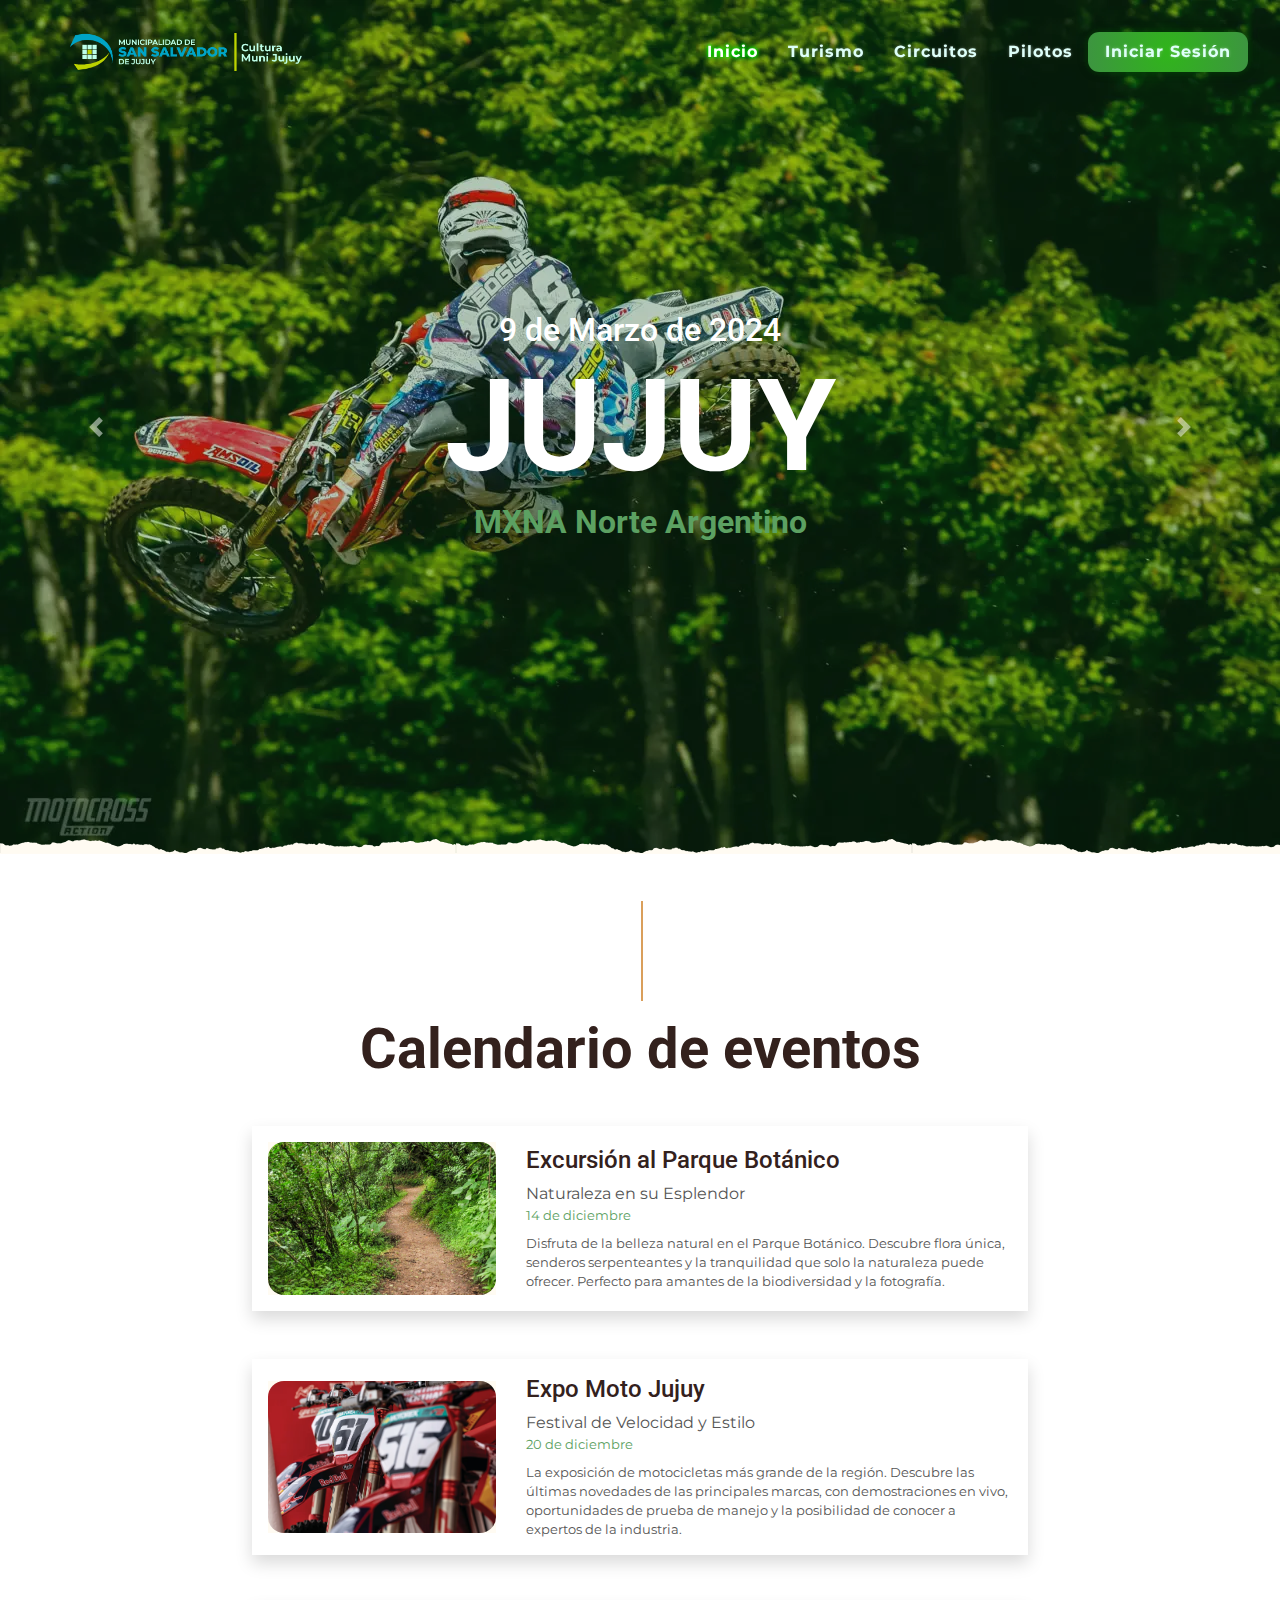
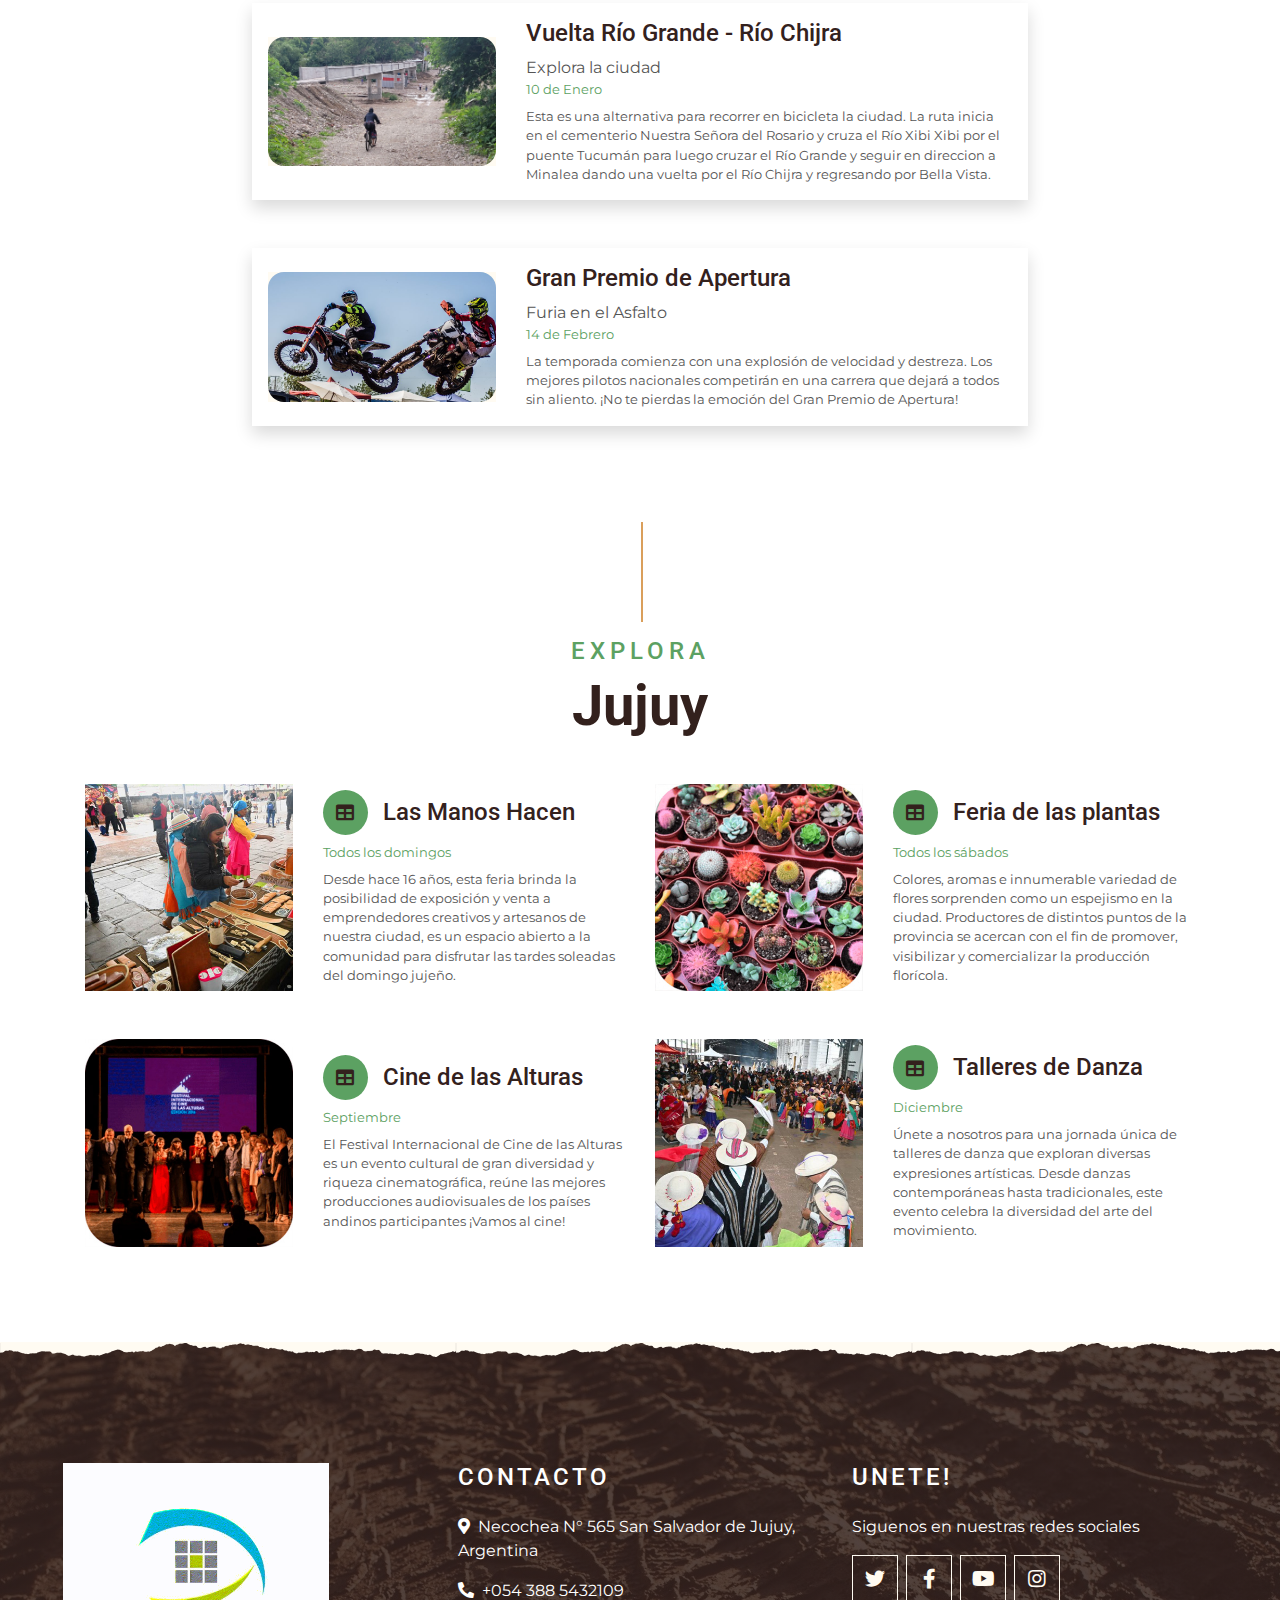
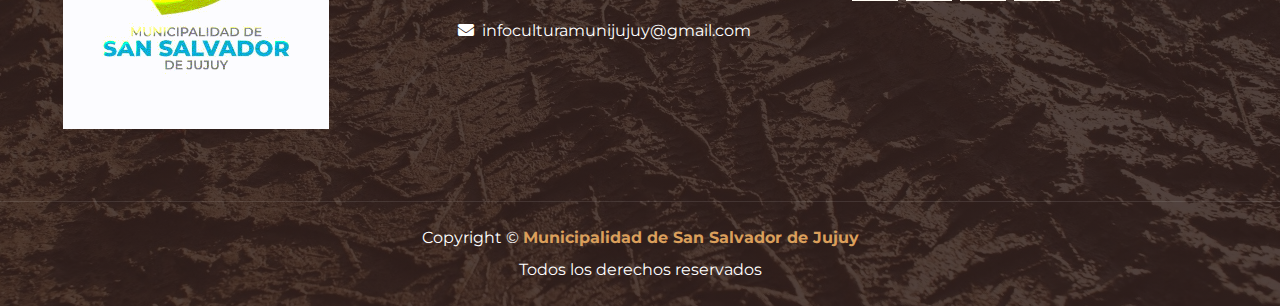
<file: index.html>
<!DOCTYPE html>
<html lang="es">

<head>
    <meta charset="utf-8">
    <title>Municipalidad de San Salvador de Jujuy</title>
    <meta content="width=device-width, initial-scale=1.0" name="viewport">
    <meta content="Free Website Template" name="keywords">
    <meta content="Free Website Template" name="description">

    <!-- Favicon -->
    <link href="img/favicon.ico" rel="icon">

    <!-- Google Font -->
    <link rel="preconnect" href="https://fonts.gstatic.com">
    <link href="https://fonts.googleapis.com/css2?family=Montserrat:wght@200;400&family=Roboto:wght@400;500;700&display=swap" rel="stylesheet"> 

    <!-- Font Awesome -->
    <link href="https://cdnjs.cloudflare.com/ajax/libs/font-awesome/5.10.0/css/all.min.css" rel="stylesheet">

    <!-- Libraries Stylesheet -->
    <link href="lib/owlcarousel/assets/owl.carousel.min.css" rel="stylesheet">
    <link href="lib/tempusdominus/css/tempusdominus-bootstrap-4.min.css" rel="stylesheet" />

    <!-- Customized Bootstrap Stylesheet -->
    <link href="css/style.css" rel="stylesheet">
</head>

<body>

    <!-- Navbar Start -->
    <header class="container-fluid p-0 nav-bar">
        <nav class="navbar navbar-expand-lg bg-none navbar-dark py-3">
            <div class="container">
                <a href="http://turismojujuyciudad.gob.ar/" class="navbar-brand mx-lg-4 col-5">
                    <img class="img-fluid" src="img/logo-cultura.png" alt="Image"></img>
                </a>
            </div>
            <button type="button" class="navbar-toggler" data-toggle="collapse" data-target="#navbarCollapse">
                <span class="navbar-toggler-icon"></span>
            </button>
            <div class="collapse navbar-collapse justify-content-between"  id="navbarCollapse">
                <div class="navbar-nav ml-auto p-3 d-flex align-items-center">
                    <a href="index.html" class="nav-item nav-link active">Inicio</a>
                    <a href="turismo.html" class="nav-item nav-link">Turismo</a>
                    <a href="circuitos.html" class="nav-item nav-link">Circuitos</a>
                    <a href="pilotos.html" class="nav-item nav-link">Pilotos</a>
                    <a href="contact.html" class="bottom nav-item nav-link log-button">Iniciar Sesión</a>
                </div>
            </div>
        </nav>
    </header>
    <!-- Navbar End -->

    <!-- Carousel Start -->
    <div class="container-fluid p-0 mb-5">
        <div id="blog-carousel" class="carousel slide overlay-bottom" data-ride="carousel">
            <div class="carousel-inner">
                <div class="carousel-item active">
                    <img class="w-100" src="img/carousel-2.webp" alt="Image">
                    <div class="carousel-caption d-flex flex-column align-items-center justify-content-center">
                        <h2 class="text-white font-weight-medium m-0">9 de Marzo de 2024</h2>
                        <h1 class="display-1 text-white m-0">JUJUY</h1>
                        <h2 class="text-primary m-0">MXNA Norte Argentino</h2>
                    </div>
                </div>
                <div class="carousel-item">
                    <img class="w-100" src="img/carousel-1.jpg" alt="Image">
                    <div class="carousel-caption d-flex flex-column align-items-center justify-content-center">
                        <h2 class="text-white font-weight-light m-0">¡Únete a la Revolución del Motocross en Jujuy!</h2>
                        <h1 class="display-1 text-primary m-0 turism-text">MOTOCROSS</h1>
                        <h2 class="text-white m-0">JUJUY</h2>
                    </div>
                </div>
            </div>
            <a class="carousel-control-prev" href="#blog-carousel" data-slide="prev">
                <span class="carousel-control-prev-icon"></span>
            </a>
            <a class="carousel-control-next" href="#blog-carousel" data-slide="next">
                <span class="carousel-control-next-icon"></span>
            </a>
        </div>
    </div>
    <!-- Carousel End -->

    <!-- Events -->
    <div class="container px-5 mt-5">
        <div class="row gx-5 justify-content-center">
            <div class="col-lg-11 col-xl-9 col-xxl-8">
                <!-- Experience Section-->
                <section>
                    <div class="section-title">
                        <h1 class="display-4">Calendario de eventos</h1>
                    </div>
                    <!-- Experience Card 1-->
                    <div class="card shadow border-0 rounded-4 mb-5">
                        <div class="card-body p-3">
                            <div class="row align-items-center gx-5">
                                <div class="col text-center text-lg-start mb-4 mb-lg-0">
                                    <div class="bg-light">
                                        <img class="w-100" src="img/recorrido-1.png" alt="Image" style="border-radius: 1rem;">
                                    </div>
                                </div>
                                <div class="col-lg-8">
                                    <h4 class="fw-bolder">Excursión al Parque Botánico</h4>
                                    <div class="smalltext-muted">Naturaleza en su Esplendor</div>
                                    <div class="small text-primary fw-bolder mb-2">14 de diciembre</div>
                                    <div class="small fw-bolder">Disfruta de la belleza natural en el Parque Botánico. Descubre flora única, senderos serpenteantes y la tranquilidad que solo la naturaleza puede ofrecer. Perfecto para amantes de la biodiversidad y la fotografía.</div>
                                </div>
                            </div>
                        </div>
                    </div>
                    <!-- Experience Card 2-->
                    <div class="card shadow border-0 rounded-4 mb-5">
                        <div class="card-body p-3">
                            <div class="row align-items-center gx-5">
                                <div class="col text-center text-lg-start mb-4 mb-lg-0">
                                    <div class="bg-light">
                                        <img class="w-100" src="img/recorrido-3.jpg" alt="Image" style="border-radius: 1rem;">
                                    </div>
                                </div>
                                <div class="col-lg-8">
                                    <h4 class="fw-bolder">Expo Moto Jujuy</h4>
                                    <div class="smalltext-muted">Festival de Velocidad y Estilo</div>
                                    <div class="small text-primary fw-bolder mb-2">20 de diciembre</div>
                                    <div class="small fw-bolder">La exposición de motocicletas más grande de la región. Descubre las últimas novedades de las principales marcas, con demostraciones en vivo, oportunidades de prueba de manejo y la posibilidad de conocer a expertos de la industria.</div>
                                </div>
                            </div>
                        </div>
                    </div>
                    <!-- Experience Card 3-->
                    <div class="card shadow border-0 rounded-4 mb-5">
                        <div class="card-body p-3">
                            <div class="row align-items-center gx-5">
                                <div class="col text-center text-lg-start mb-4 mb-lg-0">
                                    <div class="bg-light">
                                        <img class="w-100" src="img/recorrido-2.jpg" alt="Image" style="border-radius: 1rem;">
                                    </div>
                                </div>
                                <div class="col-lg-8">
                                    <h4 class="fw-bolder">Vuelta Río Grande - Río Chijra</h4>
                                    <div class="smalltext-muted">Explora la ciudad</div>
                                    <div class="small text-primary fw-bolder mb-2">10 de Enero</div>
                                    <div class="small fw-bolder">Esta es una alternativa para recorrer en bicicleta la ciudad. La ruta inicia en el cementerio Nuestra Señora del Rosario y cruza el Río Xibi Xibi por el puente Tucumán para luego cruzar el Río Grande y seguir en direccion a Minalea dando una vuelta por el Río Chijra y regresando por Bella Vista.</div>
                                </div>
                            </div>
                        </div>
                    </div>
                    <!-- Experience Card 4-->
                    <div class="card shadow border-0 rounded-4 mb-5">
                        <div class="card-body p-3">
                            <div class="row align-items-center gx-5">
                                <div class="col text-center text-lg-start mb-4 mb-lg-0">
                                    <div class="bg-light">
                                        <img class="w-100" src="img/recorrido-4.jpg" alt="Image" style="border-radius: 1rem;">
                                    </div>
                                </div>
                                <div class="col-lg-8">
                                    <h4 class="fw-bolder">Gran Premio de Apertura</h4>
                                    <div class="smalltext-muted">Furia en el Asfalto</div>
                                    <div class="small text-primary fw-bolder mb-2">14 de Febrero</div>
                                    <div class="small fw-bolder">La temporada comienza con una explosión de velocidad y destreza. Los mejores pilotos nacionales competirán en una carrera que dejará a todos sin aliento. ¡No te pierdas la emoción del Gran Premio de Apertura!</div>
                                </div>
                            </div>
                        </div>
                    </div>
                </section>
                <!-- Divider-->
                <div class="pb-5"></div>
            </div>
        </div>
    </div>
    <!-- Events End -->

    <!-- Service Start -->
    <div class="container-fluid">
        <div class="container">
            <div class="section-title">
                <h4 class="text-primary text-uppercase" style="letter-spacing: 5px;">Explora</h4>
                <h1 class="display-4">Jujuy</h1>
            </div>
            <div class="row">
                <div class="col-lg-6 mb-5">
                    <div class="row align-items-center">
                        <div class="col-sm-5">
                            <img class="img-fluid mb-3 mb-sm-0" src="img/service-4.jpg" alt="">
                        </div>
                        <div class="col-sm-7">
                            <h4><i class="fa fa-table service-icon "></i>Las Manos Hacen</h4>
                            <div class="small text-primary fw-bolder mb-2">Todos los domingos</div>
                            <p class="small m-0">Desde hace 16 años, esta feria brinda la posibilidad de exposición y venta a emprendedores creativos y artesanos de nuestra ciudad, es un espacio abierto a la comunidad para disfrutar las tardes soleadas del domingo jujeño.</p>
                        </div>
                    </div>
                </div>
                <div class="col-lg-6 mb-5">
                    <div class="row align-items-center">
                        <div class="col-sm-5">
                            <img class="img-fluid mb-3 mb-sm-0" src="img/service-2.jpg" alt="">
                        </div>
                        <div class="col-sm-7">
                            <h4><i class="fa fa-table service-icon"></i>Feria de las plantas</h4>
                            <div class="small text-primary fw-bolder mb-2">Todos los sábados</div>
                            <p class="small m-0">Colores, aromas e innumerable variedad de flores sorprenden como un espejismo en la ciudad.  Productores de distintos puntos de la provincia se acercan con el fin de promover, visibilizar y comercializar la producción florícola.</p>
                        </div>
                    </div>
                </div>
                <div class="col-lg-6 mb-5">
                    <div class="row align-items-center">
                        <div class="col-sm-5">
                            <img class="img-fluid mb-3 mb-sm-0" src="img/service-3.jpg" alt="">
                        </div>
                        <div class="col-sm-7">
                            <h4><i class="fa fa-table service-icon"></i>Cine de las Alturas</h4>
                            <div class="small text-primary fw-bolder mb-2">Septiembre</div>
                            <p class="small m-0">El Festival Internacional de Cine de las Alturas es un evento cultural de gran diversidad y riqueza cinematográfica, reúne las mejores producciones audiovisuales de los países andinos participantes ¡Vamos al cine!</p>
                        </div>
                    </div>
                </div>
                <div class="col-lg-6 mb-5">
                    <div class="row align-items-center">
                        <div class="col-sm-5">
                            <img class="img-fluid mb-3 mb-sm-0" src="img/service-1.jpg" alt="">
                        </div>
                        <div class="col-sm-7">
                            <h4><i class="fa fa-table service-icon"></i>Talleres de Danza</h4>
                            <div class="small text-primary fw-bolder mb-2">Diciembre</div>
                            <p class="small m-0">Únete a nosotros para una jornada única de talleres de danza que exploran diversas expresiones artísticas. Desde danzas contemporáneas hasta tradicionales, este evento celebra la diversidad del arte del movimiento.</p>
                        </div>
                    </div>
                </div>
            </div>
        </div>
    </div>
    <!-- Service End -->

    <!-- Footer Start -->
    <div class="container-fluid footer text-white mt-5 pt-5 px-0 position-relative overlay-top">
        <div class="row mx-0 pt-5 px-sm-3 px-lg-5 mt-4">

            <div class="col-lg-3 col-md-6 mb-5" >
                <img class="img-fluid" src="img/publicidad.gif" alt="Image"></img>
            </div>
            <div class="col-lg-1 col-md-6 mb-5">
            </div>
            <div class="col-lg-4 col-md-6 mb-5">
                <h4 class="text-white text-uppercase mb-4" style="letter-spacing: 3px;">CONTACTO</h4>
                <p><i class="fa fa-map-marker-alt mr-2"></i>Necochea N° 565 San Salvador de Jujuy, Argentina</p>
                <p><i class="fa fa-phone-alt mr-2"></i>+054 388 5432109</p>
                <p class="m-0"><i class="fa fa-envelope mr-2"></i>infoculturamunijujuy@gmail.com</p>
            </div>
            <div class="col-lg-4 col-md-6 mb-5">
                <h4 class="text-white text-uppercase mb-4" style="letter-spacing: 3px;">UNETE!</h4>
                <p>Siguenos en nuestras redes sociales</p>
                <div class="d-flex justify-content-start">
                    <a class="btn btn-lg btn-outline-light btn-lg-square mr-2" href="#"><i class="fab fa-twitter"></i></a>
                    <a class="btn btn-lg btn-outline-light btn-lg-square mr-2" href="#"><i class="fab fa-facebook-f"></i></a>
                    <a class="btn btn-lg btn-outline-light btn-lg-square mr-2" href="#"><i class="fab fa-youtube"></i></a>
                    <a class="btn btn-lg btn-outline-light btn-lg-square" href="#"><i class="fab fa-instagram"></i></a>
                </div>
            </div>
        </div>
        <div class="container-fluid text-center text-white border-top mt-4 py-4 px-sm-3 px-md-5" style="border-color: rgba(256, 256, 256, .1) !important;">
            <p class="mb-2 text-white">Copyright &copy; <a class="font-weight-bold" href="#">Municipalidad de San Salvador de Jujuy</a></a></p>
            <p class="m-0 text-white"> Todos los derechos reservados </p>
        </div>
    </div>
    <!-- Footer End -->

    <!-- Back to Top -->
    <a href="#" class="btn btn-lg btn-primary btn-lg-square back-to-top"><i class="fa fa-angle-double-up"></i></a>


    <!-- JavaScript Libraries -->
    <script src="https://code.jquery.com/jquery-3.4.1.min.js"></script>
    <script src="https://stackpath.bootstrapcdn.com/bootstrap/4.4.1/js/bootstrap.bundle.min.js"></script>
    <script src="lib/easing/easing.min.js"></script>
    <script src="lib/waypoints/waypoints.min.js"></script>
    <script src="lib/owlcarousel/owl.carousel.min.js"></script>
    <script src="lib/tempusdominus/js/moment.min.js"></script>
    <script src="lib/tempusdominus/js/moment-timezone.min.js"></script>
    <script src="lib/tempusdominus/js/tempusdominus-bootstrap-4.min.js"></script>

    <!-- Contact Javascript File -->
    <script src="mail/jqBootstrapValidation.min.js"></script>
    <script src="mail/contact.js"></script>

    <!-- Template Javascript -->
    <script src="js/main.js"></script>
</body>

</html>
</file>
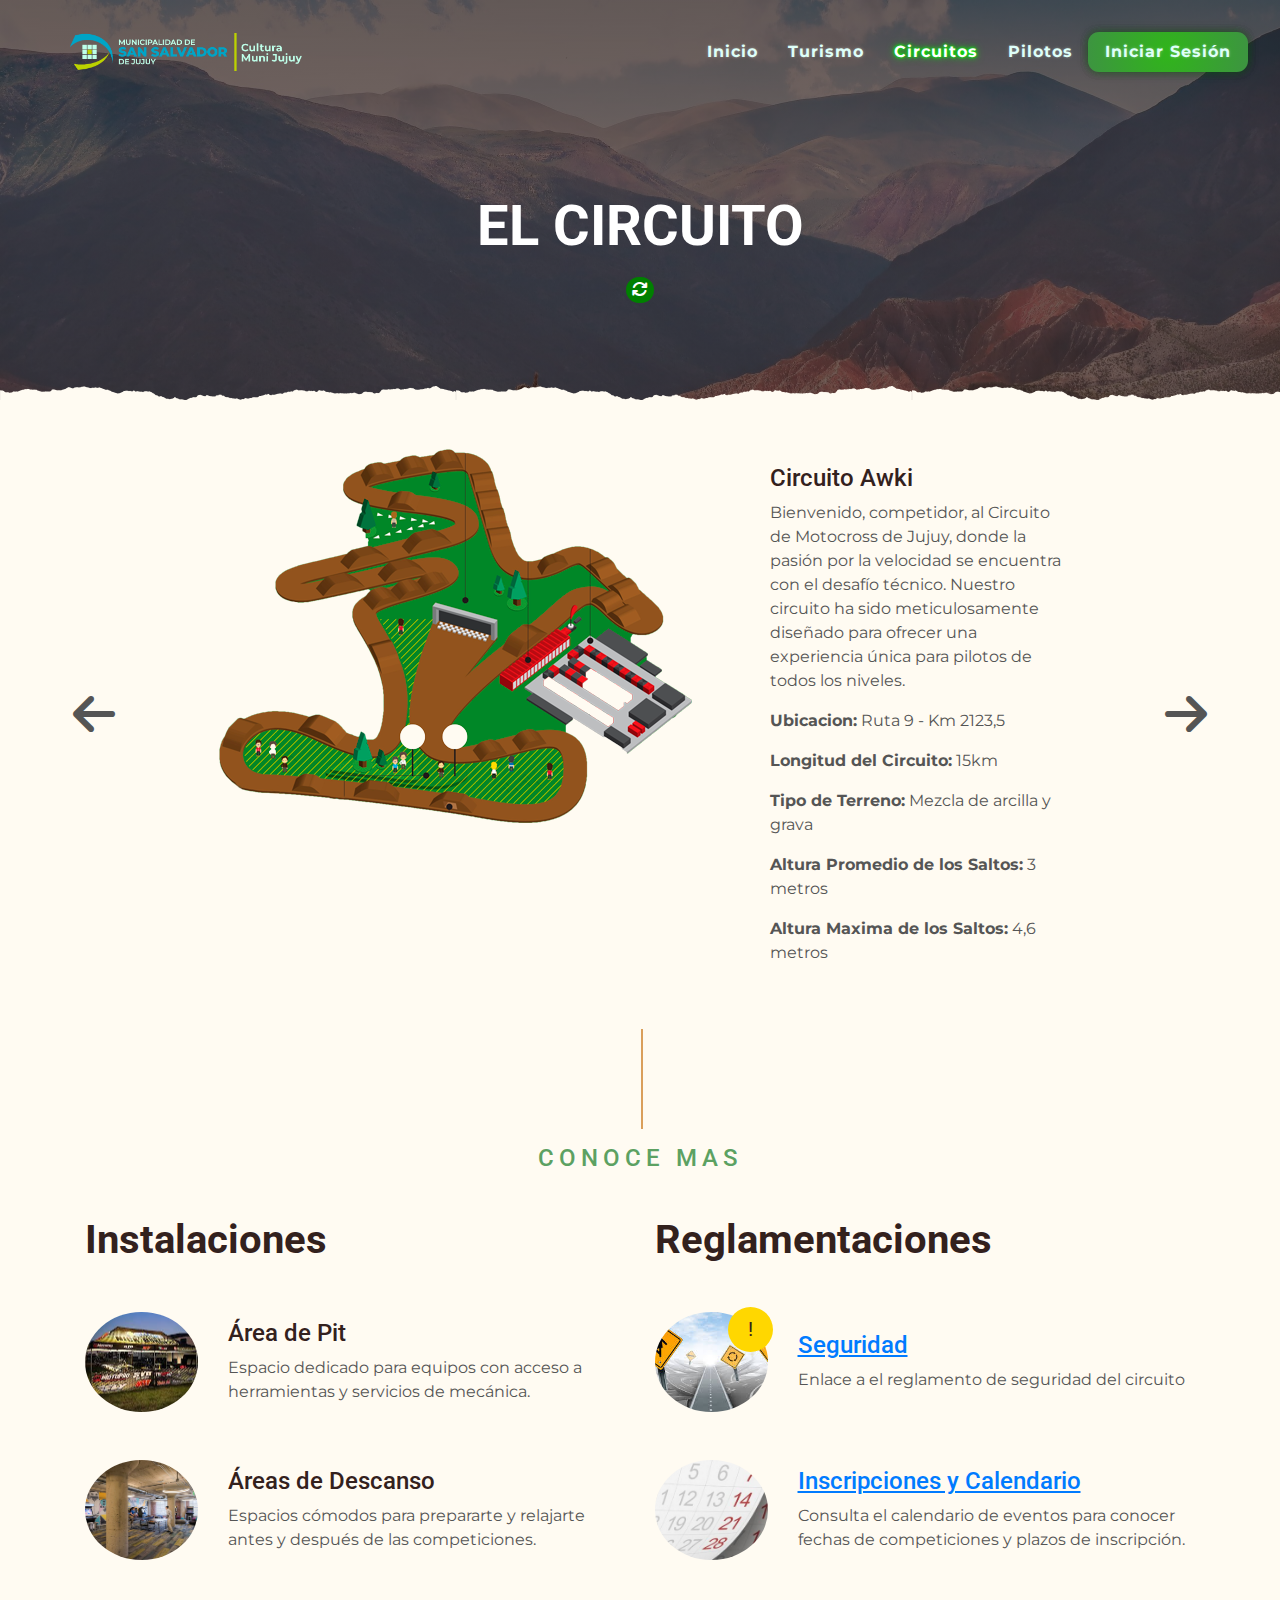
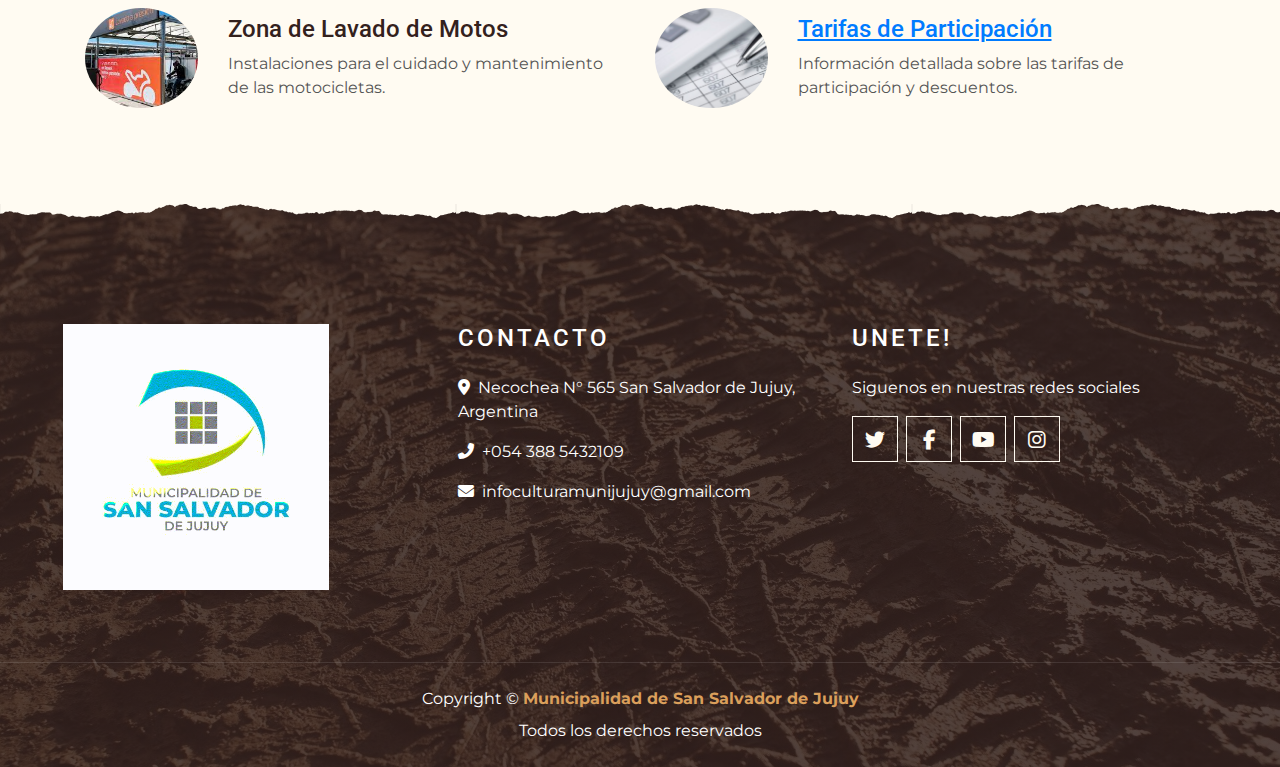
<file: circuitos-2.html>
<!DOCTYPE html>
<html lang="en">

<head>
    <meta charset="utf-8">
    <title>Circuitos</title>
    <meta content="width=device-width, initial-scale=1.0" name="viewport">
    <meta content="Free Website Template" name="keywords">
    <meta content="Free Website Template" name="description">

    <!-- Favicon -->
    <link href="img/favicon.ico" rel="icon">

    <!-- Google Font -->
    <link rel="preconnect" href="https://fonts.gstatic.com">
    <link href="https://fonts.googleapis.com/css2?family=Montserrat:wght@200;400&family=Roboto:wght@400;500;700&display=swap" rel="stylesheet"> 

    <!-- Font Awesome -->
    <link rel="stylesheet" href="https://cdnjs.cloudflare.com/ajax/libs/font-awesome/6.5.1/css/all.min.css">

    <!-- Libraries Stylesheet -->
    <link href="lib/owlcarousel/assets/owl.carousel.min.css" rel="stylesheet">
    <link href="lib/tempusdominus/css/tempusdominus-bootstrap-4.min.css" rel="stylesheet" />

    <!-- Customized Bootstrap Stylesheet -->

    <link href="css/style.min.css" rel="stylesheet">
    <link href="css/style.css" rel="stylesheet">
</head>

<body>
    <!-- Navbar Start -->
    <header class="container-fluid p-0 nav-bar">
        <nav class="navbar navbar-expand-lg bg-none navbar-dark py-3">
            <div class="container">
                <a href="https://culturamunijujuy.gob.ar/" class="navbar-brand mx-lg-4 col-5">
                    <img class="img-fluid" src="img/logo-cultura.png" alt="Image"></img>
                </a>
            </div>
            <button type="button" class="navbar-toggler" data-toggle="collapse" data-target="#navbarCollapse">
                <span class="navbar-toggler-icon"></span>
            </button>
            <div class="collapse navbar-collapse justify-content-between"  id="navbarCollapse">
                <div class="navbar-nav ml-auto p-3 d-flex align-items-center">
                    <a href="index.html" class="nav-item nav-link">Inicio</a>
                    <a href="turismo.html" class="nav-item nav-link">Turismo</a>
                    <a href="circuitos.html" class="nav-item nav-link active">Circuitos</a>
                    <a href="pilotos.html" class="nav-item nav-link">Pilotos</a>
                    <a href="contact.html" class="bottom nav-item nav-link log-button">Iniciar Sesión</a>
                </div>
            </div>
        </nav>
    </header>
    <!-- Navbar End -->


    <!-- Page Header Start -->
    <div class="container-fluid page-circuitos mb-5 position-relative overlay-bottom">
        <div class="d-flex flex-column align-items-center justify-content-center pt-0 pt-lg-5" style="min-height: 400px">
            <h1 class="display-4 mb-3 mt-0 mt-lg-5 text-white text-uppercase">El circuito</h1>
            <a href="circuitos.html"><button class="button-swich"><i class="fa-solid fa-arrows-rotate"></i></button></a>
        </div>
    </div>
    <!-- Page Header End -->


    <!-- Service Start -->
    <main>
        <div class="row">
            <div class="col-2 arrow-container">
                <i class="fa-solid fa-arrow-left"></i>
            </div>
            <div class="col">
                <img src="./img/Circuito2.png" alt="">
            </div>
            <div class="col ml-5">
                <div class="m-auto pt-3" data-aos="fade-left" data-aos-delay="100">
                    <div class="icon-box mt-5 mt-lg-0 row align-items-center" data-aos="zoom-in" data-aos-delay="150">
                        <div class="col">
                            <h4>Circuito Awki</h4>
                            <p>Bienvenido, competidor, al Circuito de Motocross de Jujuy, donde la pasión por la velocidad se encuentra con el desafío técnico. Nuestro circuito ha sido meticulosamente diseñado para ofrecer una experiencia única para pilotos de todos los niveles.</p>
                        </div>
                    </div>
                    <div class="icon-box mt-5 mt-lg-0 row align-items-center" data-aos="zoom-in" data-aos-delay="150">
                        <div class="col">
                            <p><strong>Ubicacion:</strong> Ruta 9 - Km 2123,5</p>
                            <p><strong>Longitud del Circuito:</strong> 15km</p>
                            <p><strong>Tipo de Terreno:</strong> Mezcla de arcilla y grava</p>
                            <p><strong>Altura Promedio de los Saltos:</strong> 3 metros</p>
                            <p><strong>Altura Maxima de los Saltos:</strong> 4,6 metros</p>
                        </div>
                    </div>
                </div>
            </div>
            <div class="col-2 arrow-container">
                <i class="fa-solid fa-arrow-right"></i>
            </div>
        </div>
        <div class="container-fluid pt-5">
            <div class="container">
                <div class="section-title">
                    <h4 class="text-primary text-uppercase" style="letter-spacing: 5px;">Conoce mas</h4>
                </div>
                <div class="row">
                    <div class="col-lg-6">
                        <h1 class="mb-5">Instalaciones</h1>
                        <div class="row align-items-center mb-5">
                            <div class="col-4 col-sm-3">
                                <img class="w-100 rounded-circle mb-3 mb-sm-0 circle-image" src="img/pit.jpg" alt="">
                            </div>
                            <div class="col-8 col-sm-9">
                                <h4>Área de Pit</h4>
                                <p class="m-0">Espacio dedicado para equipos con acceso a herramientas y servicios de mecánica.</p>
                            </div>
                        </div>
                        <div class="row align-items-center mb-5">
                            <div class="col-4 col-sm-3">
                                <img class="w-100 rounded-circle mb-3 mb-sm-0 circle-image" src="img/descanso.jpg" alt="">
                            </div>
                            <div class="col-8 col-sm-9">
                                <h4>Áreas de Descanso</h4>
                                <p class="m-0">Espacios cómodos para prepararte y relajarte antes y después de las competiciones.</p>
                            </div>
                        </div>
                        <div class="row align-items-center mb-5">
                            <div class="col-4 col-sm-3">
                                <img class="w-100 rounded-circle mb-3 mb-sm-0 circle-image" src="img/lavadora.jpg" alt="">
                            </div>
                            <div class="col-8 col-sm-9">
                                <h4>Zona de Lavado de Motos</h4>
                                <p class="m-0">Instalaciones para el cuidado y mantenimiento de las motocicletas.</p>
                            </div>
                        </div>
                    </div>
                    <div class="col-lg-6">
                        <h1 class="mb-5">Reglamentaciones</h1>
                        <div class="row align-items-center mb-5">
                            <div class="col-4 col-sm-3">
                                <img class="w-100 rounded-circle mb-3 mb-sm-0 circle-image" src="img/seguridad.jpeg" alt="">
                                <h5 class="menu-price" style="background-color: gold;">!</h5>
                            </div>
                            <div class="col-8 col-sm-9">
                                <h4 class="rules-links">Seguridad</h4>
                                <p class="m-0">Enlace a el reglamento de seguridad del circuito</p>
                            </div>
                        </div>
                        <div class="row align-items-center mb-5">
                            <div class="col-4 col-sm-3">
                                <img class="w-100 rounded-circle mb-3 mb-sm-0 circle-image" src="img/calendario.jpg" alt="">
                            </div>
                            <div class="col-8 col-sm-9">
                                <h4 class="rules-links">Inscripciones y Calendario</h4>
                                <p class="m-0">Consulta el calendario de eventos para conocer fechas de competiciones y plazos de inscripción.</p>
                            </div>
                        </div>
                        <div class="row align-items-center mb-5">
                            <div class="col-4 col-sm-3">
                                <img class="w-100 rounded-circle mb-3 mb-sm-0 circle-image" src="img/tarifas.jpg" alt="">
                            </div>
                            <div class="col-8 col-sm-9">
                                <h4 class="rules-links">Tarifas de Participación</h4>
                                <p class="m-0">Información detallada sobre las tarifas de participación y descuentos.</p>
                            </div>
                        </div>
                    </div>
                </div>
            </div>
        </div>
    </main>

    <!-- Service End -->


    <!-- Footer Start -->
    <div class="container-fluid footer text-white mt-5 pt-5 px-0 position-relative overlay-top">
        <div class="row mx-0 pt-5 px-sm-3 px-lg-5 mt-4">

            <div class="col-lg-3 col-md-6 mb-5" >
                <img class="img-fluid" src="img/publicidad.gif" alt="Image"></img>
            </div>
            <div class="col-lg-1 col-md-6 mb-5">
            </div>
            <div class="col-lg-4 col-md-6 mb-5">
                <h4 class="text-white text-uppercase mb-4" style="letter-spacing: 3px;">CONTACTO</h4>
                <p><i class="fa fa-map-marker-alt mr-2"></i>Necochea N° 565 San Salvador de Jujuy, Argentina</p>
                <p><i class="fa fa-phone-alt mr-2"></i>+054 388 5432109</p>
                <p class="m-0"><i class="fa fa-envelope mr-2"></i>infoculturamunijujuy@gmail.com</p>
            </div>
            <div class="col-lg-4 col-md-6 mb-5">
                <h4 class="text-white text-uppercase mb-4" style="letter-spacing: 3px;">UNETE!</h4>
                <p>Siguenos en nuestras redes sociales</p>
                <div class="d-flex justify-content-start">
                    <a class="btn btn-lg btn-outline-light btn-lg-square mr-2" href="#"><i class="fab fa-twitter"></i></a>
                    <a class="btn btn-lg btn-outline-light btn-lg-square mr-2" href="#"><i class="fab fa-facebook-f"></i></a>
                    <a class="btn btn-lg btn-outline-light btn-lg-square mr-2" href="#"><i class="fab fa-youtube"></i></a>
                    <a class="btn btn-lg btn-outline-light btn-lg-square" href="#"><i class="fab fa-instagram"></i></a>
                </div>
            </div>
        </div>
        <div class="container-fluid text-center text-white border-top mt-4 py-4 px-sm-3 px-md-5" style="border-color: rgba(256, 256, 256, .1) !important;">
            <p class="mb-2 text-white">Copyright &copy; <a class="font-weight-bold" href="#">Municipalidad de San Salvador de Jujuy</a></a></p>
            <p class="m-0 text-white"> Todos los derechos reservados </p>
        </div>
    </div>
    <!-- Footer End -->


    <!-- Back to Top -->
    <a href="#" class="btn btn-lg btn-primary btn-lg-square back-to-top"><i class="fa fa-angle-double-up"></i></a>


    <!-- JavaScript Libraries -->
    <script src="https://code.jquery.com/jquery-3.4.1.min.js"></script>
    <script src="https://stackpath.bootstrapcdn.com/bootstrap/4.4.1/js/bootstrap.bundle.min.js"></script>
    <script src="lib/easing/easing.min.js"></script>
    <script src="lib/waypoints/waypoints.min.js"></script>
    <script src="lib/owlcarousel/owl.carousel.min.js"></script>
    <script src="lib/tempusdominus/js/moment.min.js"></script>
    <script src="lib/tempusdominus/js/moment-timezone.min.js"></script>
    <script src="lib/tempusdominus/js/tempusdominus-bootstrap-4.min.js"></script>
    

    <!-- Contact Javascript File -->
    <script src="mail/jqBootstrapValidation.min.js"></script>
    <script src="mail/contact.js"></script>

    <!-- Template Javascript -->
    <script src="js/main.js"></script>
</body>

</html>
</file>
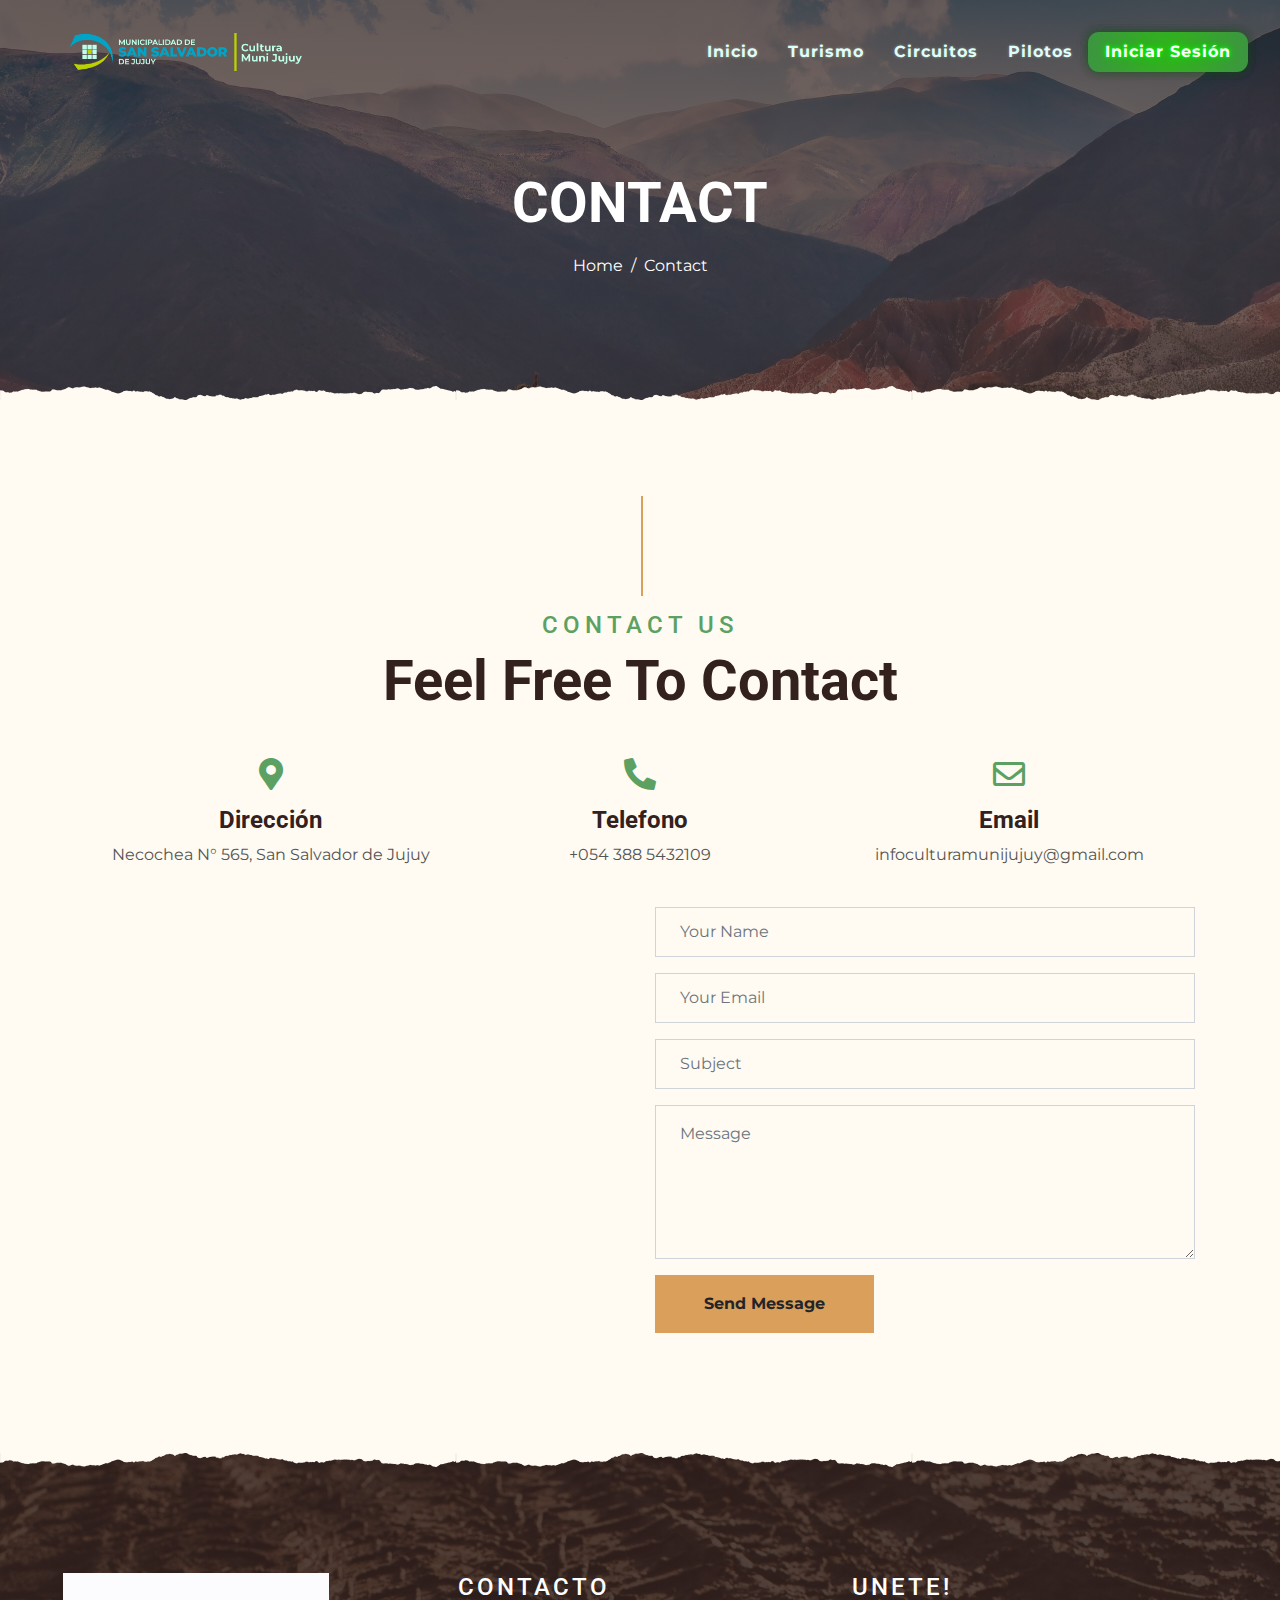
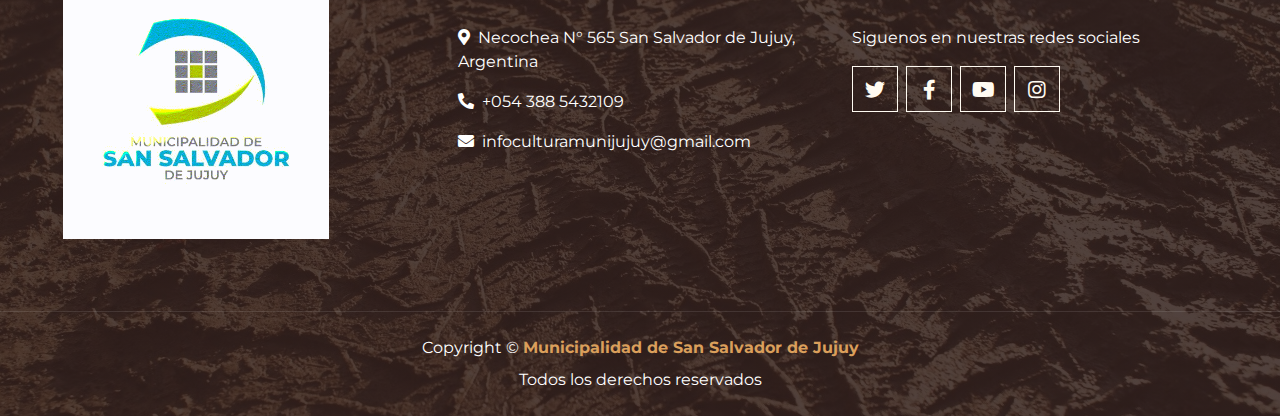
<file: contact.html>
<!DOCTYPE html>
<html lang="en">

<head>
    <meta charset="utf-8">
    <title>KOPPEE - Coffee Shop HTML Template</title>
    <meta content="width=device-width, initial-scale=1.0" name="viewport">
    <meta content="Free Website Template" name="keywords">
    <meta content="Free Website Template" name="description">

    <!-- Favicon -->
    <link href="img/favicon.ico" rel="icon">

    <!-- Google Font -->
    <link rel="preconnect" href="https://fonts.gstatic.com">
    <link href="https://fonts.googleapis.com/css2?family=Montserrat:wght@200;400&family=Roboto:wght@400;500;700&display=swap" rel="stylesheet"> 

    <!-- Font Awesome -->
    <link href="https://cdnjs.cloudflare.com/ajax/libs/font-awesome/5.10.0/css/all.min.css" rel="stylesheet">

    <!-- Libraries Stylesheet -->
    <link href="lib/owlcarousel/assets/owl.carousel.min.css" rel="stylesheet">
    <link href="lib/tempusdominus/css/tempusdominus-bootstrap-4.min.css" rel="stylesheet" />

    <!-- Customized Bootstrap Stylesheet -->
    <link href="css/style.min.css" rel="stylesheet">
    <link href="css/style.css" rel="stylesheet">
</head>

<body>
   <!-- Navbar Start -->
   <header class="container-fluid p-0 nav-bar">
    <nav class="navbar navbar-expand-lg bg-none navbar-dark py-3">
        <div class="container">
            <a href="https://culturamunijujuy.gob.ar/" class="navbar-brand mx-lg-4 col-5">
                <img class="img-fluid" src="img/logo-cultura.png" alt="Image"></img>
            </a>
        </div>
        <button type="button" class="navbar-toggler" data-toggle="collapse" data-target="#navbarCollapse">
            <span class="navbar-toggler-icon"></span>
        </button>
        <div class="collapse navbar-collapse justify-content-between"  id="navbarCollapse">
            <div class="navbar-nav ml-auto p-3 d-flex align-items-center">
                <a href="index.html" class="nav-item nav-link">Inicio</a>
                <a href="turismo.html" class="nav-item nav-link">Turismo</a>
                <a href="circuitos.html" class="nav-item nav-link">Circuitos</a>
                <a href="pilotos.html" class="nav-item nav-link">Pilotos</a>
                <a href="contact.html" class="bottom nav-item nav-link log-button active">Iniciar Sesión</a>
            </div>
        </div>
    </nav>
</header>
<!-- Navbar End -->


    <!-- Page Header Start -->
    <div class="container-fluid page-contact mb-5 position-relative overlay-bottom">
        <div class="d-flex flex-column align-items-center justify-content-center pt-0 pt-lg-5" style="min-height: 400px">
            <h1 class="display-4 mb-3 mt-0 mt-lg-5 text-white text-uppercase">Contact</h1>
            <div class="d-inline-flex mb-lg-5">
                <p class="m-0 text-white"><a class="text-white" href="">Home</a></p>
                <p class="m-0 text-white px-2">/</p>
                <p class="m-0 text-white">Contact</p>
            </div>
        </div>
    </div>
    <!-- Page Header End -->


    <!-- Contact Start -->
    <div class="container-fluid pt-5">
        <div class="container">
            <div class="section-title">
                <h4 class="text-primary text-uppercase" style="letter-spacing: 5px;">Contact Us</h4>
                <h1 class="display-4">Feel Free To Contact</h1>
            </div>
            <div class="row px-3 pb-2">
                <div class="col-sm-4 text-center mb-3">
                    <i class="fa fa-2x fa-map-marker-alt mb-3 text-primary"></i>
                    <h4 class="font-weight-bold">Dirección</h4>
                    <p>Necochea N° 565, San Salvador de Jujuy</p>
                </div>
                <div class="col-sm-4 text-center mb-3">
                    <i class="fa fa-2x fa-phone-alt mb-3 text-primary"></i>
                    <h4 class="font-weight-bold">Telefono</h4>
                    <p>+054 388 5432109</p>
                </div>
                <div class="col-sm-4 text-center mb-3">
                    <i class="far fa-2x fa-envelope mb-3 text-primary"></i>
                    <h4 class="font-weight-bold">Email</h4>
                    <p>infoculturamunijujuy@gmail.com</p>
                </div>
            </div>
            <div class="row">
                <div class="col-md-6 pb-5">
                    <iframe style="width: 100%; height: 443px;"
                        src="https://www.google.com/maps/embed?pb=!1m18!1m12!1m3!1d3001156.4288297426!2d-78.01371936852176!3d42.72876761954724!2m3!1f0!2f0!3f0!3m2!1i1024!2i768!4f13.1!3m3!1m2!1s0x4ccc4bf0f123a5a9%3A0xddcfc6c1de189567!2sNew%20York%2C%20USA!5e0!3m2!1sen!2sbd!4v1603794290143!5m2!1sen!2sbd"
                        frameborder="0" style="border:0;" allowfullscreen="" aria-hidden="false" tabindex="0"></iframe>
                </div>
                <div class="col-md-6 pb-5">
                    <div class="contact-form">
                        <div id="success"></div>
                        <form name="sentMessage" id="contactForm" novalidate="novalidate">
                            <div class="control-group">
                                <input type="text" class="form-control bg-transparent p-4" id="name" placeholder="Your Name"
                                    required="required" data-validation-required-message="Please enter your name" />
                                <p class="help-block text-danger"></p>
                            </div>
                            <div class="control-group">
                                <input type="email" class="form-control bg-transparent p-4" id="email" placeholder="Your Email"
                                    required="required" data-validation-required-message="Please enter your email" />
                                <p class="help-block text-danger"></p>
                            </div>
                            <div class="control-group">
                                <input type="text" class="form-control bg-transparent p-4" id="subject" placeholder="Subject"
                                    required="required" data-validation-required-message="Please enter a subject" />
                                <p class="help-block text-danger"></p>
                            </div>
                            <div class="control-group">
                                <textarea class="form-control bg-transparent py-3 px-4" rows="5" id="message" placeholder="Message"
                                    required="required"
                                    data-validation-required-message="Please enter your message"></textarea>
                                <p class="help-block text-danger"></p>
                            </div>
                            <div>
                                <button class="btn btn-primary font-weight-bold py-3 px-5" type="submit" id="sendMessageButton">Send
                                    Message</button>
                            </div>
                        </form>
                    </div>
                </div>
            </div>
        </div>
    </div>
    <!-- Contact End -->


    <!-- Footer Start -->
    <div class="container-fluid footer text-white mt-5 pt-5 px-0 position-relative overlay-top">
        <div class="row mx-0 pt-5 px-sm-3 px-lg-5 mt-4">

            <div class="col-lg-3 col-md-6 mb-5" >
                <img class="img-fluid" src="img/publicidad.gif" alt="Image"></img>
            </div>
            <div class="col-lg-1 col-md-6 mb-5">
            </div>
            <div class="col-lg-4 col-md-6 mb-5">
                <h4 class="text-white text-uppercase mb-4" style="letter-spacing: 3px;">CONTACTO</h4>
                <p><i class="fa fa-map-marker-alt mr-2"></i>Necochea N° 565 San Salvador de Jujuy, Argentina</p>
                <p><i class="fa fa-phone-alt mr-2"></i>+054 388 5432109</p>
                <p class="m-0"><i class="fa fa-envelope mr-2"></i>infoculturamunijujuy@gmail.com</p>
            </div>
            <div class="col-lg-4 col-md-6 mb-5">
                <h4 class="text-white text-uppercase mb-4" style="letter-spacing: 3px;">UNETE!</h4>
                <p>Siguenos en nuestras redes sociales</p>
                <div class="d-flex justify-content-start">
                    <a class="btn btn-lg btn-outline-light btn-lg-square mr-2" href="#"><i class="fab fa-twitter"></i></a>
                    <a class="btn btn-lg btn-outline-light btn-lg-square mr-2" href="#"><i class="fab fa-facebook-f"></i></a>
                    <a class="btn btn-lg btn-outline-light btn-lg-square mr-2" href="#"><i class="fab fa-youtube"></i></a>
                    <a class="btn btn-lg btn-outline-light btn-lg-square" href="#"><i class="fab fa-instagram"></i></a>
                </div>
            </div>
        </div>
        <div class="container-fluid text-center text-white border-top mt-4 py-4 px-sm-3 px-md-5" style="border-color: rgba(256, 256, 256, .1) !important;">
            <p class="mb-2 text-white">Copyright &copy; <a class="font-weight-bold" href="#">Municipalidad de San Salvador de Jujuy</a></a></p>
            <p class="m-0 text-white"> Todos los derechos reservados </p>
        </div>
    </div>
    <!-- Footer End -->


    <!-- Back to Top -->
    <a href="#" class="btn btn-lg btn-primary btn-lg-square back-to-top"><i class="fa fa-angle-double-up"></i></a>


    <!-- JavaScript Libraries -->
    <script src="https://code.jquery.com/jquery-3.4.1.min.js"></script>
    <script src="https://stackpath.bootstrapcdn.com/bootstrap/4.4.1/js/bootstrap.bundle.min.js"></script>
    <script src="lib/easing/easing.min.js"></script>
    <script src="lib/waypoints/waypoints.min.js"></script>
    <script src="lib/owlcarousel/owl.carousel.min.js"></script>
    <script src="lib/tempusdominus/js/moment.min.js"></script>
    <script src="lib/tempusdominus/js/moment-timezone.min.js"></script>
    <script src="lib/tempusdominus/js/tempusdominus-bootstrap-4.min.js"></script>

    <!-- Contact Javascript File -->
    <script src="mail/jqBootstrapValidation.min.js"></script>
    <script src="mail/contact.js"></script>

    <!-- Template Javascript -->
    <script src="js/main.js"></script>
</body>

</html>
</file>
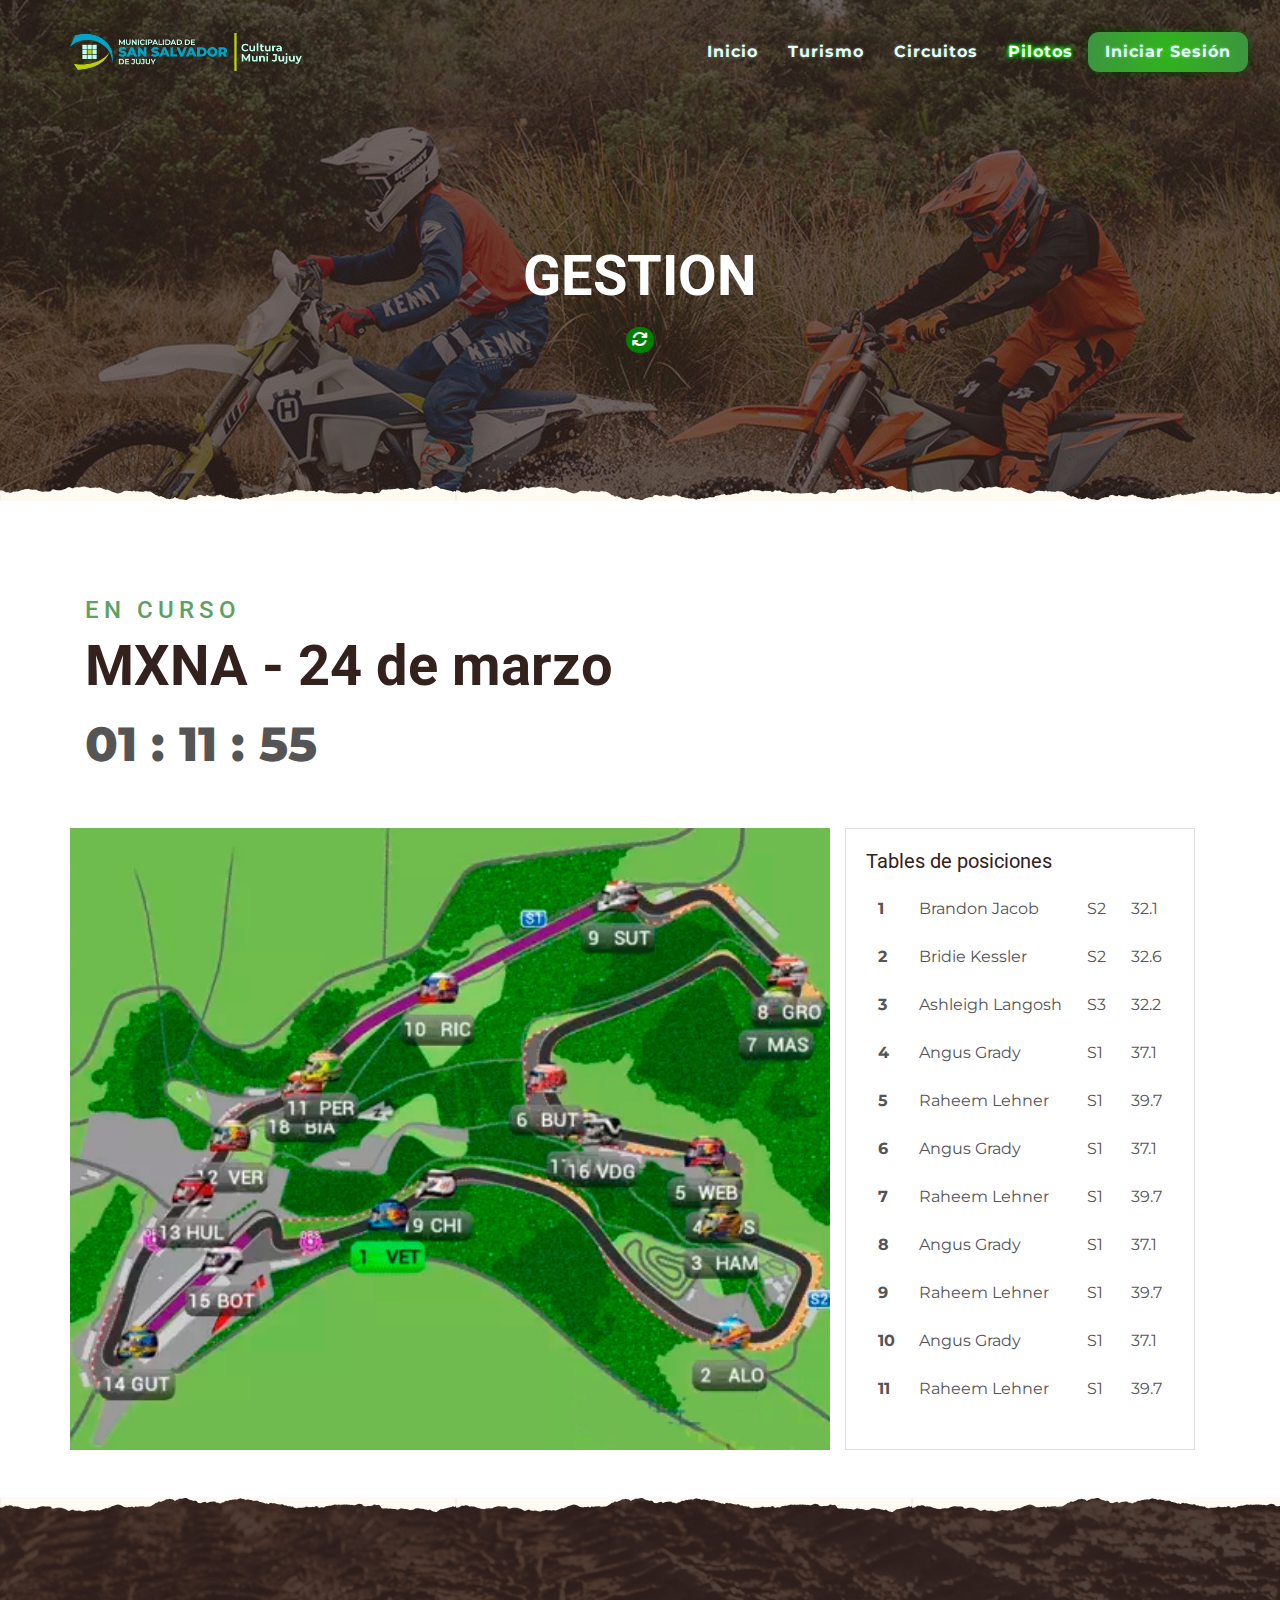
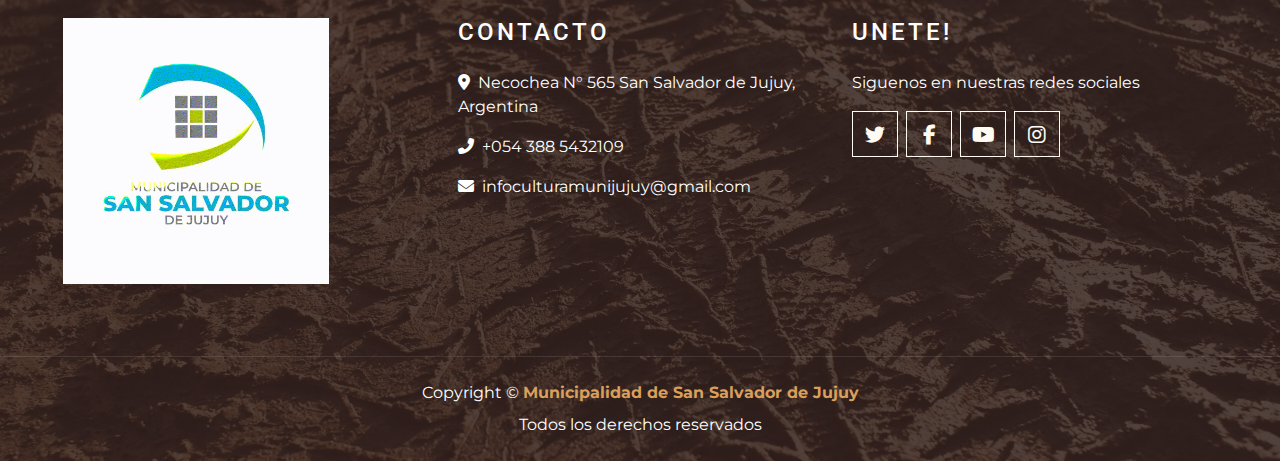
<file: pilotos-2.html>
<!DOCTYPE html>
<html lang="es">

<head>
    <meta charset="utf-8">
    <title>Municipalidad de San Salvador de Jujuy</title>
    <meta content="width=device-width, initial-scale=1.0" name="viewport">
    <meta content="Free Website Template" name="keywords">
    <meta content="Free Website Template" name="description">

    <!-- Favicon -->
    <link href="img/favicon.ico" rel="icon">

    <!-- Google Font -->
    <link rel="preconnect" href="https://fonts.gstatic.com">
    <link href="https://fonts.googleapis.com/css2?family=Montserrat:wght@200;400&family=Roboto:wght@400;500;700&display=swap" rel="stylesheet"> 

    <!-- Font Awesome -->
    <link rel="stylesheet" href="https://cdnjs.cloudflare.com/ajax/libs/font-awesome/6.5.1/css/all.min.css">

    <!-- Libraries Stylesheet -->
    <link href="lib/owlcarousel/assets/owl.carousel.min.css" rel="stylesheet">
    <link href="lib/tempusdominus/css/tempusdominus-bootstrap-4.min.css" rel="stylesheet" />

    <!-- Customized Bootstrap Stylesheet -->
    <link href="css/style.css" rel="stylesheet">
</head>

<body>

    <!-- Navbar Start -->
    <header class="container-fluid p-0 nav-bar">
        <nav class="navbar navbar-expand-lg bg-none navbar-dark py-3">
            <div class="container">
                <a href="https://culturamunijujuy.gob.ar/" class="navbar-brand mx-lg-4 col-5">
                    <img class="img-fluid" src="img/logo-cultura.png" alt="Image"></img>
                </a>
            </div>
            <button type="button" class="navbar-toggler" data-toggle="collapse" data-target="#navbarCollapse">
                <span class="navbar-toggler-icon"></span>
            </button>
            <div class="collapse navbar-collapse justify-content-between"  id="navbarCollapse">
                <div class="navbar-nav ml-auto p-3 d-flex align-items-center">
                    <a href="index.html" class="nav-item nav-link">Inicio</a>
                    <a href="turismo.html" class="nav-item nav-link">Turismo</a>
                    <a href="circuitos.html" class="nav-item nav-link">Circuitos</a>
                    <a href="pilotos.html" class="nav-item nav-link active">Pilotos</a>
                    <a href="contact.html" class="bottom nav-item nav-link log-button">Iniciar Sesión</a>
                </div>
            </div>
        </nav>
    </header>
    <!-- Navbar End -->

    <!-- Page Header Start -->
    <div class="container-fluid page-pilotos mb-5 position-relative overlay-bottom">
        <div class="d-flex flex-column align-items-center justify-content-center pt-0 pt-lg-5" style="min-height: 500px">
            <h1 class="display-4 mb-3 mt-0 mt-lg-5 text-white text-uppercase">GESTION</h1>
            <a href="pilotos.html"><button class="button-swich"><i class="fa-solid fa-arrows-rotate"></i></button></a>
        </div>
    </div>
    <!-- Page Header End -->

    <div class="container-fluid py-5">
      <div class="container">
        <h4 class="text-primary text-uppercase" style="letter-spacing: 5px;">En curso</h4>
        <h1 class="display-4">MXNA - 24 de marzo</h1>
        <div id="contador">01 : <span id="min">11</span> : <span id="seg">55</span></div>
      </div>
    </div>
    <div class="container">
      <div class="row">
        <div class="col" style="background-image: url(../img/pista.png); background-size: cover;">
          
        </div>
        <div class="col-4">
          <div class="card">
            <div class="card-body">
              <h5 class="card-title">Tables de posiciones</h5>
              <table class="table table-borderless">
                <tbody>
                  <tr>
                    <th scope="row">1</th>
                    <td>Brandon Jacob</td>
                    <td>S2</td>
                    <td>32.1</td>
                  </tr>
                  <tr>
                    <th scope="row">2</th>
                    <td>Bridie Kessler</td>
                    <td>S2</td>
                    <td>32.6</td>
                  </tr>
                  <tr>
                    <th scope="row">3</th>
                    <td>Ashleigh Langosh</td>
                    <td>S3</td>
                    <td>32.2</td>
                  </tr>
                  <tr>
                    <th scope="row">4</th>
                    <td>Angus Grady</td>
                    <td>S1</td>
                    <td>37.1</td>
                  </tr>
                  <tr>
                    <th scope="row">5</th>
                    <td>Raheem Lehner</td>
                    <td>S1</td>
                    <td>39.7</td>
                  </tr>
                  <tr>
                    <th scope="row">6</th>
                    <td>Angus Grady</td>
                    <td>S1</td>
                    <td>37.1</td>
                  </tr>
                  <tr>
                    <th scope="row">7</th>
                    <td>Raheem Lehner</td>
                    <td>S1</td>
                    <td>39.7</td>
                  </tr>
                  <tr>
                    <th scope="row">8</th>
                    <td>Angus Grady</td>
                    <td>S1</td>
                    <td>37.1</td>
                  </tr>
                  <tr>
                    <th scope="row">9</th>
                    <td>Raheem Lehner</td>
                    <td>S1</td>
                    <td>39.7</td>
                  </tr>
                  <tr>
                    <th scope="row">10</th>
                    <td>Angus Grady</td>
                    <td>S1</td>
                    <td>37.1</td>
                  </tr>
                  <tr>
                    <th scope="row">11</th>
                    <td>Raheem Lehner</td>
                    <td>S1</td>
                    <td>39.7</td>
                  </tr>
                </tbody>
              </table>
              <!-- End Tables without borders -->
  
            </div>
          </div>
        </div>
      </div>
    </div>

    <!-- Footer Start -->
    <div class="container-fluid footer text-white mt-5 pt-5 px-0 position-relative overlay-top">
        <div class="row mx-0 pt-5 px-sm-3 px-lg-5 mt-4">

            <div class="col-lg-3 col-md-6 mb-5" >
                <img class="img-fluid" src="./img/publicidad.gif" alt="Image"></img>
            </div>
            <div class="col-lg-1 col-md-6 mb-5">
            </div>
            <div class="col-lg-4 col-md-6 mb-5">
                <h4 class="text-white text-uppercase mb-4" style="letter-spacing: 3px;">CONTACTO</h4>
                <p><i class="fa fa-map-marker-alt mr-2"></i>Necochea N° 565 San Salvador de Jujuy, Argentina</p>
                <p><i class="fa fa-phone-alt mr-2"></i>+054 388 5432109</p>
                <p class="m-0"><i class="fa fa-envelope mr-2"></i>infoculturamunijujuy@gmail.com</p>
            </div>
            <div class="col-lg-4 col-md-6 mb-5">
                <h4 class="text-white text-uppercase mb-4" style="letter-spacing: 3px;">UNETE!</h4>
                <p>Siguenos en nuestras redes sociales</p>
                <div class="d-flex justify-content-start">
                    <a class="btn btn-lg btn-outline-light btn-lg-square mr-2" href="#"><i class="fab fa-twitter"></i></a>
                    <a class="btn btn-lg btn-outline-light btn-lg-square mr-2" href="#"><i class="fab fa-facebook-f"></i></a>
                    <a class="btn btn-lg btn-outline-light btn-lg-square mr-2" href="#"><i class="fab fa-youtube"></i></a>
                    <a class="btn btn-lg btn-outline-light btn-lg-square" href="#"><i class="fab fa-instagram"></i></a>
                </div>
            </div>
        </div>
        <div class="container-fluid text-center text-white border-top mt-4 py-4 px-sm-3 px-md-5" style="border-color: rgba(256, 256, 256, .1) !important;">
            <p class="mb-2 text-white">Copyright &copy; <a class="font-weight-bold" href="#">Municipalidad de San Salvador de Jujuy</a></p>
            <p class="m-0 text-white"> Todos los derechos reservados </p>
        </div>
    </div>
    <!-- Footer End -->
    


    <!-- Back to Top -->
    <a href="#" class="btn btn-lg btn-primary btn-lg-square back-to-top"><i class="fa fa-angle-double-up"></i></a>


    <!-- JavaScript Libraries -->
    <script src="https://code.jquery.com/jquery-3.4.1.min.js"></script>
    <script src="https://stackpath.bootstrapcdn.com/bootstrap/4.4.1/js/bootstrap.bundle.min.js"></script>
    <script src="lib/easing/easing.min.js"></script>
    <script src="lib/waypoints/waypoints.min.js"></script>
    <script src="lib/owlcarousel/owl.carousel.min.js"></script>
    <script src="lib/tempusdominus/js/moment.min.js"></script>
    <script src="lib/tempusdominus/js/moment-timezone.min.js"></script>
    <script src="lib/tempusdominus/js/tempusdominus-bootstrap-4.min.js"></script>

    <!-- Contact Javascript File -->
    <script src="mail/jqBootstrapValidation.min.js"></script>
    <script src="mail/contact.js"></script>

    <!-- Template Javascript -->
    <script src="js/main.js"></script>
    <script src="js/script.js"></script>
</body>

</html>
</file>
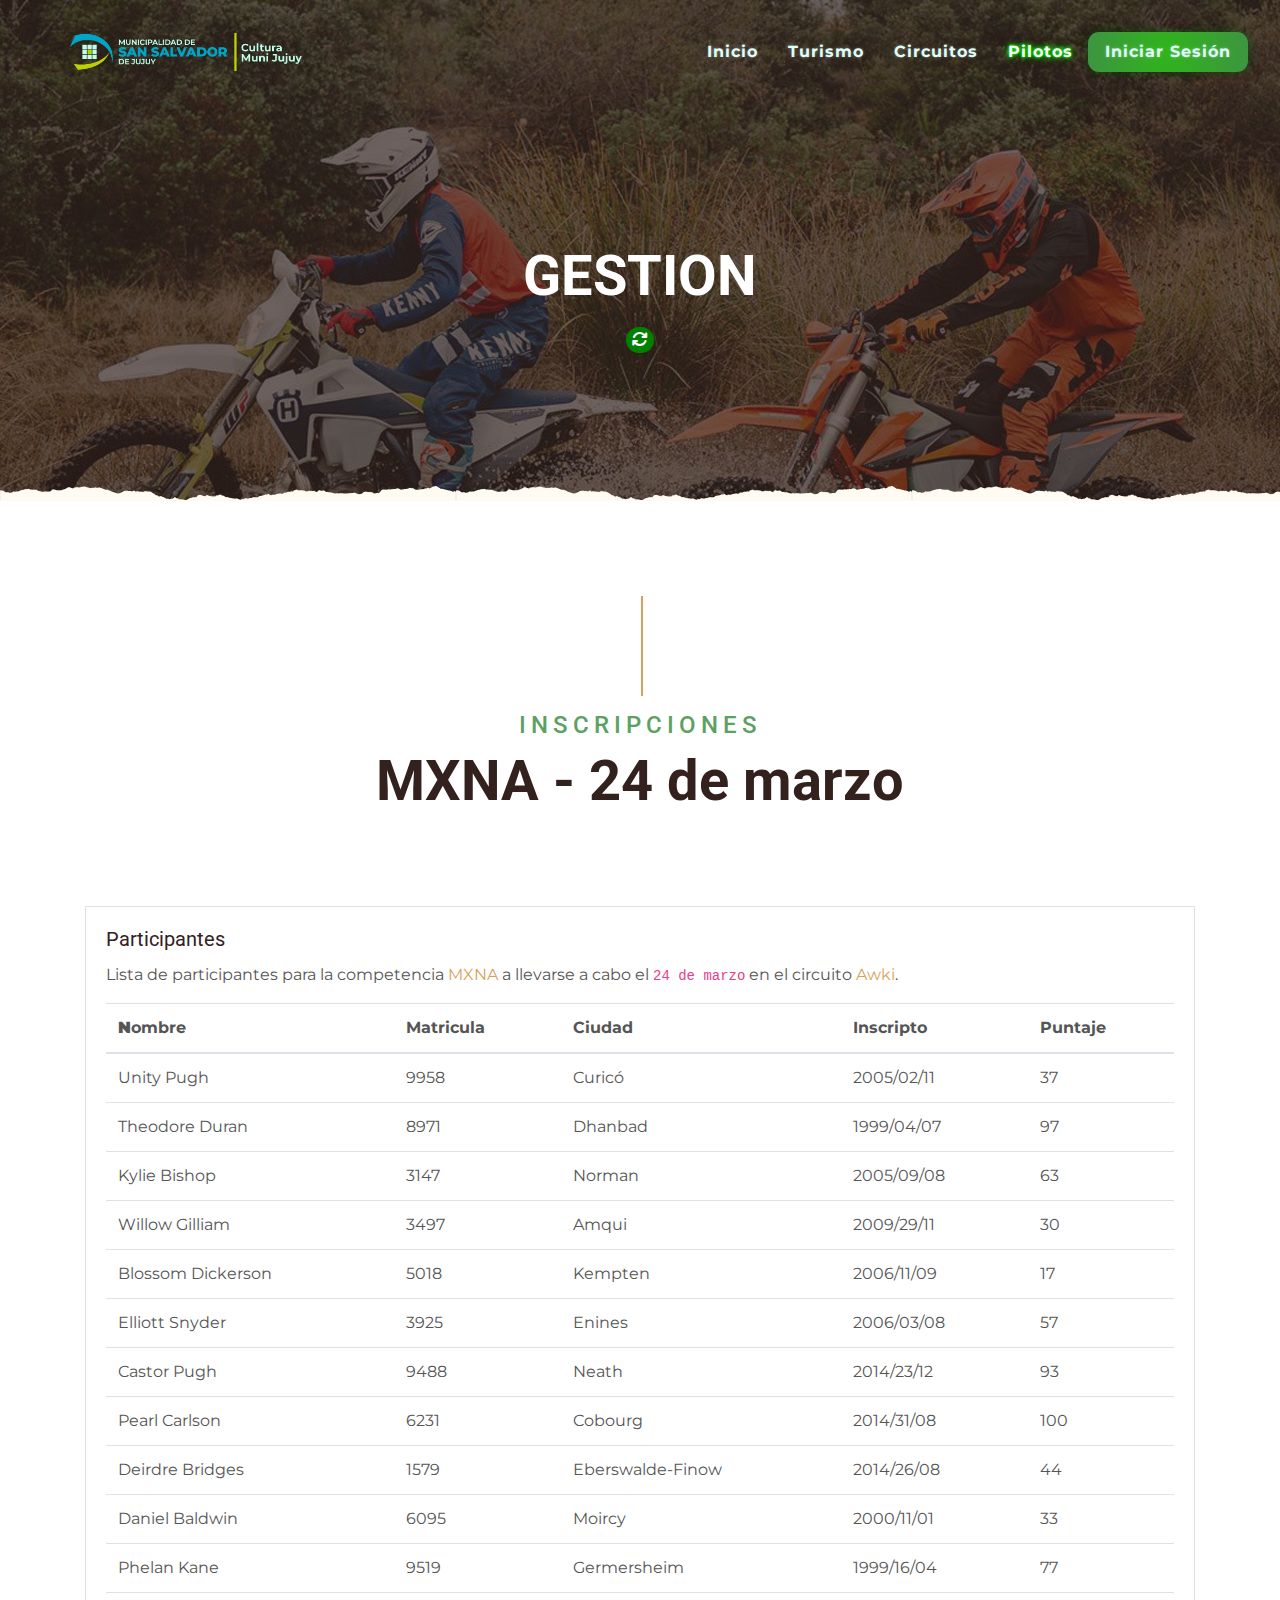
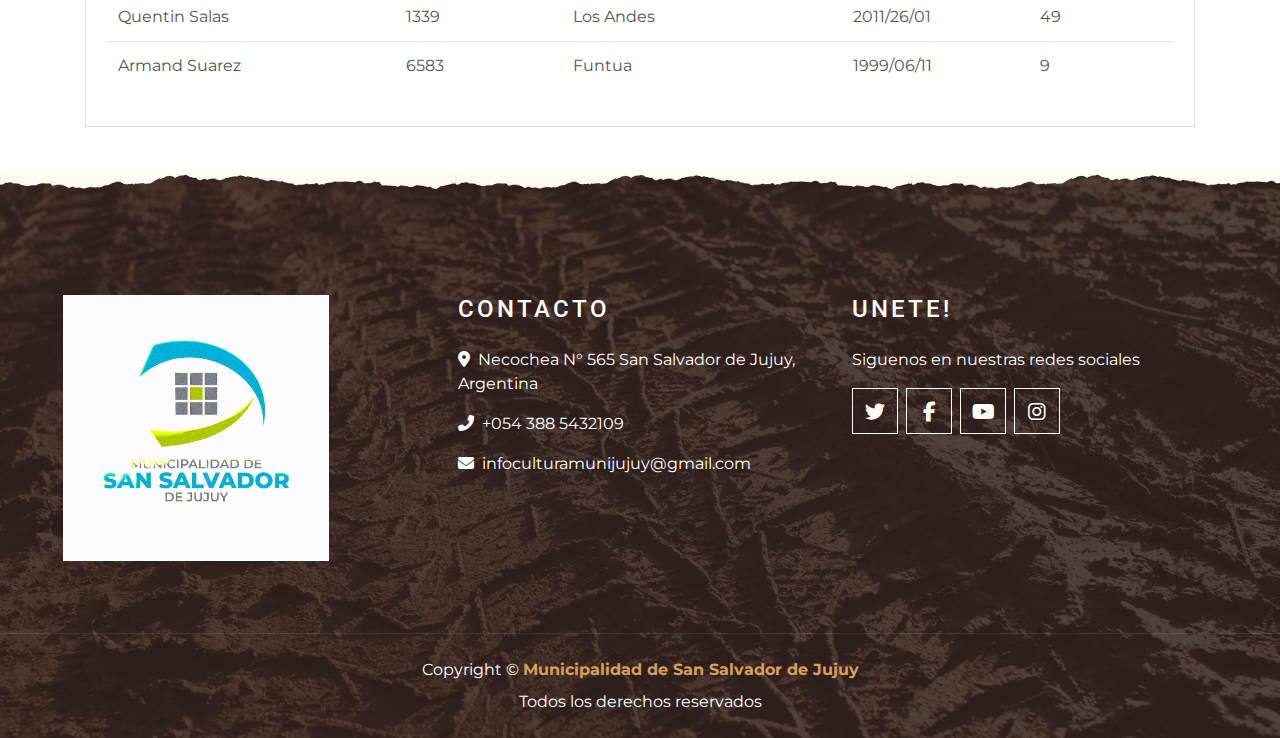
<file: pilotos.html>
<!DOCTYPE html>
<html lang="es">

<head>
    <meta charset="utf-8">
    <title>Municipalidad de San Salvador de Jujuy</title>
    <meta content="width=device-width, initial-scale=1.0" name="viewport">
    <meta content="Free Website Template" name="keywords">
    <meta content="Free Website Template" name="description">

    <!-- Favicon -->
    <link href="img/favicon.ico" rel="icon">

    <!-- Google Font -->
    <link rel="preconnect" href="https://fonts.gstatic.com">
    <link href="https://fonts.googleapis.com/css2?family=Montserrat:wght@200;400&family=Roboto:wght@400;500;700&display=swap" rel="stylesheet"> 

    <!-- Font Awesome -->
    <link rel="stylesheet" href="https://cdnjs.cloudflare.com/ajax/libs/font-awesome/6.5.1/css/all.min.css">

    <!-- Libraries Stylesheet -->
    <link href="lib/owlcarousel/assets/owl.carousel.min.css" rel="stylesheet">
    <link href="lib/tempusdominus/css/tempusdominus-bootstrap-4.min.css" rel="stylesheet" />

    <!-- Customized Bootstrap Stylesheet -->
    <link href="css/style.css" rel="stylesheet">
</head>

<body>

    <!-- Navbar Start -->
    <header class="container-fluid p-0 nav-bar">
        <nav class="navbar navbar-expand-lg bg-none navbar-dark py-3">
            <div class="container">
                <a href="https://culturamunijujuy.gob.ar/" class="navbar-brand mx-lg-4 col-5">
                    <img class="img-fluid" src="img/logo-cultura.png" alt="Image"></img>
                </a>
            </div>
            <button type="button" class="navbar-toggler" data-toggle="collapse" data-target="#navbarCollapse">
                <span class="navbar-toggler-icon"></span>
            </button>
            <div class="collapse navbar-collapse justify-content-between"  id="navbarCollapse">
                <div class="navbar-nav ml-auto p-3 d-flex align-items-center">
                    <a href="index.html" class="nav-item nav-link">Inicio</a>
                    <a href="turismo.html" class="nav-item nav-link">Turismo</a>
                    <a href="circuitos.html" class="nav-item nav-link">Circuitos</a>
                    <a href="pilotos.html" class="nav-item nav-link active">Pilotos</a>
                    <a href="contact.html" class="bottom nav-item nav-link log-button">Iniciar Sesión</a>
                </div>
            </div>
        </nav>
    </header>
    <!-- Navbar End -->

    <!-- Page Header Start -->
    <div class="container-fluid page-pilotos mb-5 position-relative overlay-bottom">
        <div class="d-flex flex-column align-items-center justify-content-center pt-0 pt-lg-5" style="min-height: 500px">
            <h1 class="display-4 mb-3 mt-0 mt-lg-5 text-white text-uppercase">GESTION</h1>
            <a href="pilotos-2.html"><button class="button-swich"><i class="fa-solid fa-arrows-rotate"></i></button></a>
        </div>
    </div>
    <!-- Page Header End -->

    <div class="container-fluid py-5">
        <div class="container">
            <div class="section-title">
                <h4 class="text-primary text-uppercase" style="letter-spacing: 5px;">Inscripciones</h4>
                <h1 class="display-4">MXNA - 24 de marzo</h1>
            </div>
        </div>
    </div>
    <div class="container">
        <section class="section">
            <div class="row">
              <div class="col-lg-12">
                <div class="card">
                  <div class="card-body">
                    <h5 class="card-title">Participantes</h5>
                    <p>Lista de participantes para la competencia <a href="#">MXNA</a> a llevarse a cabo el <code>24 de marzo</code> en el circuito <a href="#">Awki</a>.</p>
                    <table class="table datatable">
                      <thead>
                        <tr>
                          <th>
                            <b>N</b>ombre
                          </th>
                          <th>Matricula</th>
                          <th>Ciudad</th>
                          <th data-type="date" data-format="YYYY/DD/MM">Inscripto</th>
                          <th>Puntaje</th>
                        </tr>
                      </thead>
                      <tbody>
                        <tr>
                          <td>Unity Pugh</td>
                          <td>9958</td>
                          <td>Curicó</td>
                          <td>2005/02/11</td>
                          <td>37</td>
                        </tr>
                        <tr>
                          <td>Theodore Duran</td>
                          <td>8971</td>
                          <td>Dhanbad</td>
                          <td>1999/04/07</td>
                          <td>97</td>
                        </tr>
                        <tr>
                          <td>Kylie Bishop</td>
                          <td>3147</td>
                          <td>Norman</td>
                          <td>2005/09/08</td>
                          <td>63</td>
                        </tr>
                        <tr>
                          <td>Willow Gilliam</td>
                          <td>3497</td>
                          <td>Amqui</td>
                          <td>2009/29/11</td>
                          <td>30</td>
                        </tr>
                        <tr>
                          <td>Blossom Dickerson</td>
                          <td>5018</td>
                          <td>Kempten</td>
                          <td>2006/11/09</td>
                          <td>17</td>
                        </tr>
                        <tr>
                          <td>Elliott Snyder</td>
                          <td>3925</td>
                          <td>Enines</td>
                          <td>2006/03/08</td>
                          <td>57</td>
                        </tr>
                        <tr>
                          <td>Castor Pugh</td>
                          <td>9488</td>
                          <td>Neath</td>
                          <td>2014/23/12</td>
                          <td>93</td>
                        </tr>
                        <tr>
                          <td>Pearl Carlson</td>
                          <td>6231</td>
                          <td>Cobourg</td>
                          <td>2014/31/08</td>
                          <td>100</td>
                        </tr>
                        <tr>
                          <td>Deirdre Bridges</td>
                          <td>1579</td>
                          <td>Eberswalde-Finow</td>
                          <td>2014/26/08</td>
                          <td>44</td>
                        </tr>
                        <tr>
                          <td>Daniel Baldwin</td>
                          <td>6095</td>
                          <td>Moircy</td>
                          <td>2000/11/01</td>
                          <td>33</td>
                        </tr>
                        <tr>
                          <td>Phelan Kane</td>
                          <td>9519</td>
                          <td>Germersheim</td>
                          <td>1999/16/04</td>
                          <td>77</td>
                        </tr>
                        <tr>
                          <td>Quentin Salas</td>
                          <td>1339</td>
                          <td>Los Andes</td>
                          <td>2011/26/01</td>
                          <td>49</td>
                        </tr>
                        <tr>
                          <td>Armand Suarez</td>
                          <td>6583</td>
                          <td>Funtua</td>
                          <td>1999/06/11</td>
                          <td>9</td>
                        </tr>                        
                      </tbody>
                    </table>
                    <!-- End Table with stripped rows -->
      
                  </div>
                </div>
      
              </div>
            </div>
        </section>
    </div>

    <!-- Footer Start -->
    <div class="container-fluid footer text-white mt-5 pt-5 px-0 position-relative overlay-top">
        <div class="row mx-0 pt-5 px-sm-3 px-lg-5 mt-4">

            <div class="col-lg-3 col-md-6 mb-5" >
                <img class="img-fluid" src="img/publicidad.gif" alt="Image"></img>
            </div>
            <div class="col-lg-1 col-md-6 mb-5">
            </div>
            <div class="col-lg-4 col-md-6 mb-5">
                <h4 class="text-white text-uppercase mb-4" style="letter-spacing: 3px;">CONTACTO</h4>
                <p><i class="fa fa-map-marker-alt mr-2"></i>Necochea N° 565 San Salvador de Jujuy, Argentina</p>
                <p><i class="fa fa-phone-alt mr-2"></i>+054 388 5432109</p>
                <p class="m-0"><i class="fa fa-envelope mr-2"></i>infoculturamunijujuy@gmail.com</p>
            </div>
            <div class="col-lg-4 col-md-6 mb-5">
                <h4 class="text-white text-uppercase mb-4" style="letter-spacing: 3px;">UNETE!</h4>
                <p>Siguenos en nuestras redes sociales</p>
                <div class="d-flex justify-content-start">
                    <a class="btn btn-lg btn-outline-light btn-lg-square mr-2" href="#"><i class="fab fa-twitter"></i></a>
                    <a class="btn btn-lg btn-outline-light btn-lg-square mr-2" href="#"><i class="fab fa-facebook-f"></i></a>
                    <a class="btn btn-lg btn-outline-light btn-lg-square mr-2" href="#"><i class="fab fa-youtube"></i></a>
                    <a class="btn btn-lg btn-outline-light btn-lg-square" href="#"><i class="fab fa-instagram"></i></a>
                </div>
            </div>
        </div>
        <div class="container-fluid text-center text-white border-top mt-4 py-4 px-sm-3 px-md-5" style="border-color: rgba(256, 256, 256, .1) !important;">
            <p class="mb-2 text-white">Copyright &copy; <a class="font-weight-bold" href="#">Municipalidad de San Salvador de Jujuy</a></a></p>
            <p class="m-0 text-white"> Todos los derechos reservados </p>
        </div>
    </div>
    <!-- Footer End -->
    


    <!-- Back to Top -->
    <a href="#" class="btn btn-lg btn-primary btn-lg-square back-to-top"><i class="fa fa-angle-double-up"></i></a>


    <!-- JavaScript Libraries -->
    <script src="https://code.jquery.com/jquery-3.4.1.min.js"></script>
    <script src="https://stackpath.bootstrapcdn.com/bootstrap/4.4.1/js/bootstrap.bundle.min.js"></script>
    <script src="lib/easing/easing.min.js"></script>
    <script src="lib/waypoints/waypoints.min.js"></script>
    <script src="lib/owlcarousel/owl.carousel.min.js"></script>
    <script src="lib/tempusdominus/js/moment.min.js"></script>
    <script src="lib/tempusdominus/js/moment-timezone.min.js"></script>
    <script src="lib/tempusdominus/js/tempusdominus-bootstrap-4.min.js"></script>

    <!-- Contact Javascript File -->
    <script src="mail/jqBootstrapValidation.min.js"></script>
    <script src="mail/contact.js"></script>

    <!-- Template Javascript -->
    <script src="js/main.js"></script>
</body>

</html>
</file>
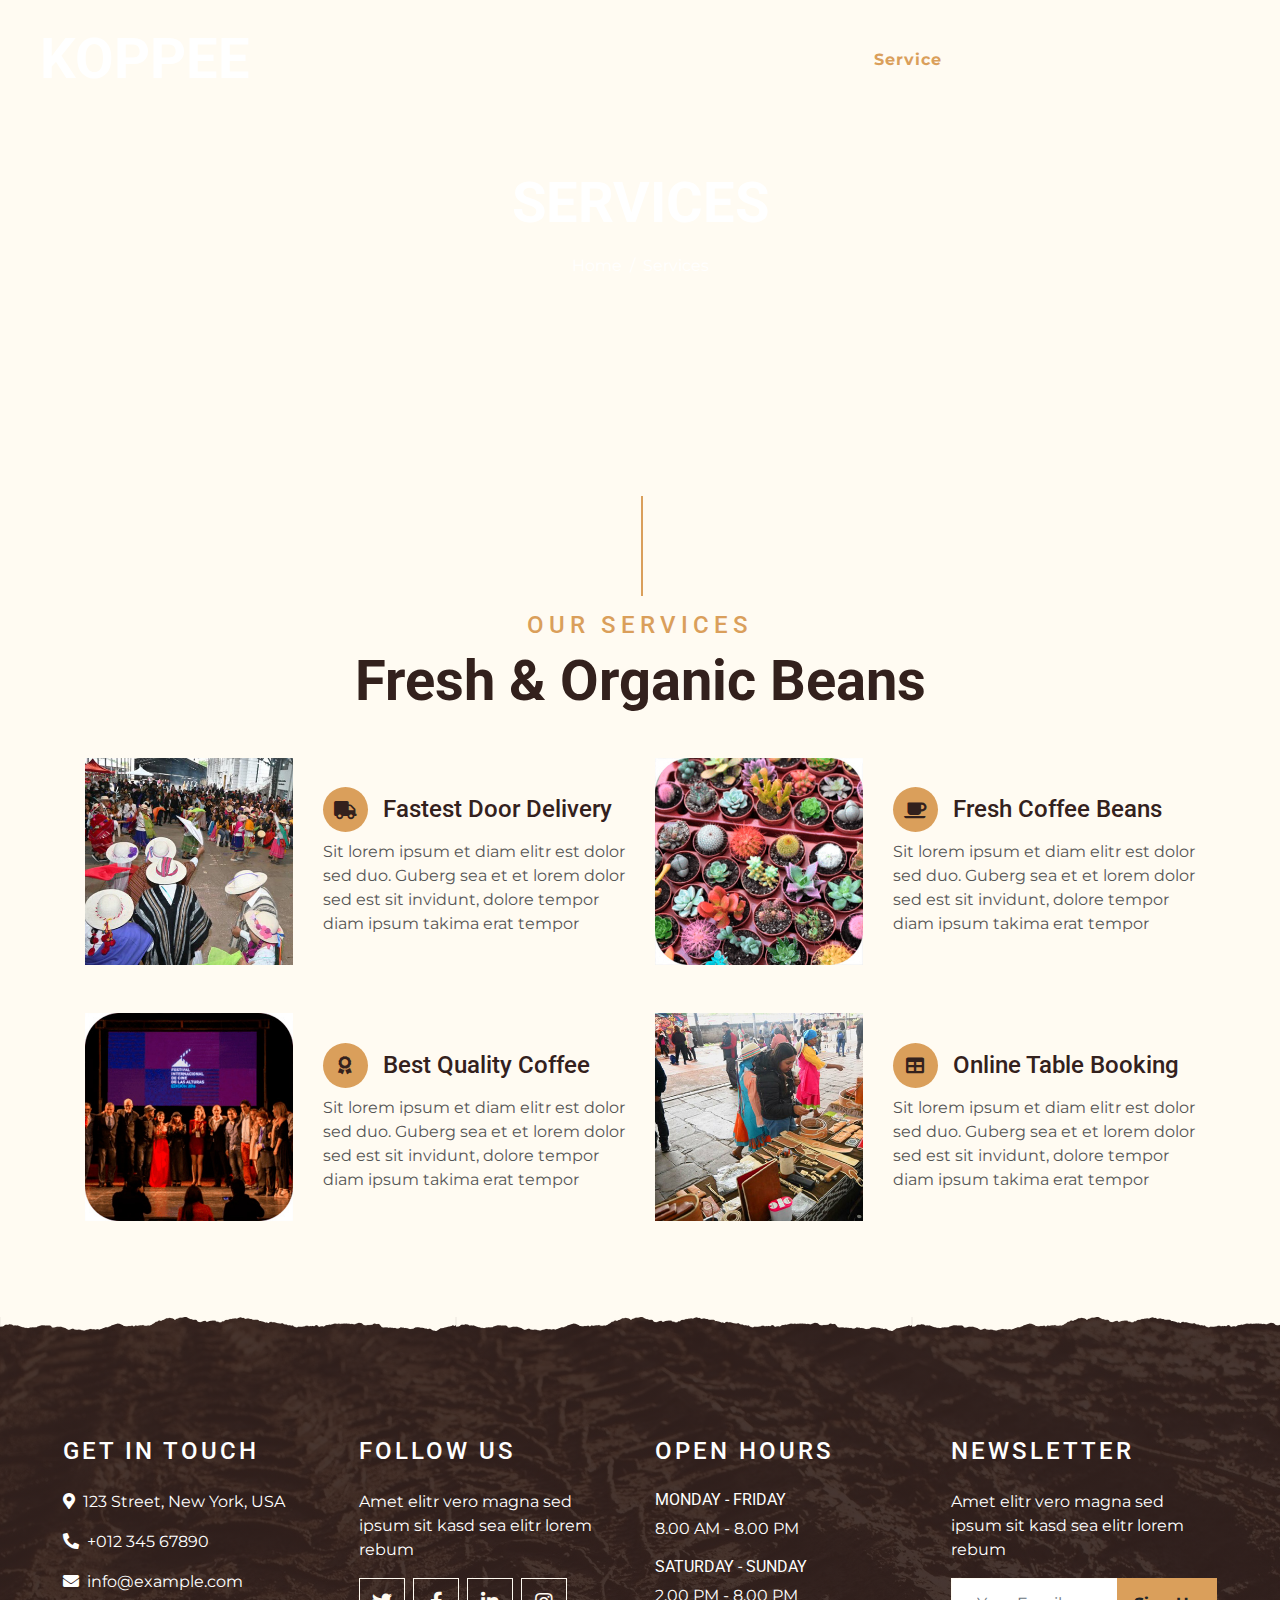
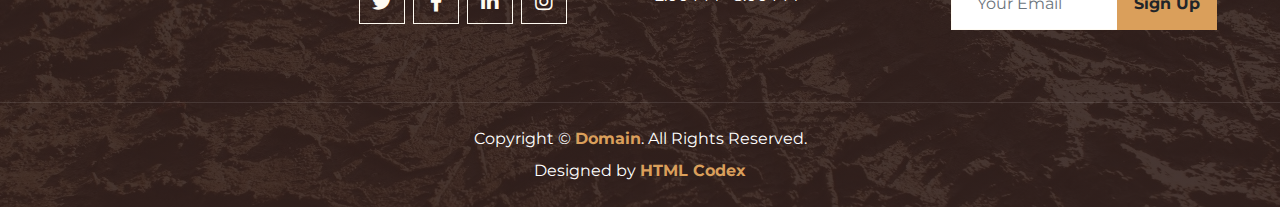
<file: service.html>
<!DOCTYPE html>
<html lang="en">

<head>
    <meta charset="utf-8">
    <title>KOPPEE - Coffee Shop HTML Template</title>
    <meta content="width=device-width, initial-scale=1.0" name="viewport">
    <meta content="Free Website Template" name="keywords">
    <meta content="Free Website Template" name="description">

    <!-- Favicon -->
    <link href="img/favicon.ico" rel="icon">

    <!-- Google Font -->
    <link rel="preconnect" href="https://fonts.gstatic.com">
    <link href="https://fonts.googleapis.com/css2?family=Montserrat:wght@200;400&family=Roboto:wght@400;500;700&display=swap" rel="stylesheet"> 

    <!-- Font Awesome -->
    <link href="https://cdnjs.cloudflare.com/ajax/libs/font-awesome/5.10.0/css/all.min.css" rel="stylesheet">

    <!-- Libraries Stylesheet -->
    <link href="lib/owlcarousel/assets/owl.carousel.min.css" rel="stylesheet">
    <link href="lib/tempusdominus/css/tempusdominus-bootstrap-4.min.css" rel="stylesheet" />

    <!-- Customized Bootstrap Stylesheet -->
    <link href="css/style.min.css" rel="stylesheet">
</head>

<body>
    <!-- Navbar Start -->
    <div class="container-fluid p-0 nav-bar">
        <nav class="navbar navbar-expand-lg bg-none navbar-dark py-3">
            <a href="index.html" class="navbar-brand px-lg-4 m-0">
                <h1 class="m-0 display-4 text-uppercase text-white">KOPPEE</h1>
            </a>
            <button type="button" class="navbar-toggler" data-toggle="collapse" data-target="#navbarCollapse">
                <span class="navbar-toggler-icon"></span>
            </button>
            <div class="collapse navbar-collapse justify-content-between" id="navbarCollapse">
                <div class="navbar-nav ml-auto p-4">
                    <a href="index.html" class="nav-item nav-link">Home</a>
                    <a href="about.html" class="nav-item nav-link">About</a>
                    <a href="service.html" class="nav-item nav-link active">Service</a>
                    <a href="menu.html" class="nav-item nav-link">Menu</a>
                    <div class="nav-item dropdown">
                        <a href="#" class="nav-link dropdown-toggle" data-toggle="dropdown">Pages</a>
                        <div class="dropdown-menu text-capitalize">
                            <a href="reservation.html" class="dropdown-item">Reservation</a>
                            <a href="testimonial.html" class="dropdown-item">Testimonial</a>
                        </div>
                    </div>
                    <a href="contact.html" class="nav-item nav-link">Contact</a>
                </div>
            </div>
        </nav>
    </div>
    <!-- Navbar End -->


    <!-- Page Header Start -->
    <div class="container-fluid page-header mb-5 position-relative overlay-bottom">
        <div class="d-flex flex-column align-items-center justify-content-center pt-0 pt-lg-5" style="min-height: 400px">
            <h1 class="display-4 mb-3 mt-0 mt-lg-5 text-white text-uppercase">Services</h1>
            <div class="d-inline-flex mb-lg-5">
                <p class="m-0 text-white"><a class="text-white" href="">Home</a></p>
                <p class="m-0 text-white px-2">/</p>
                <p class="m-0 text-white">Services</p>
            </div>
        </div>
    </div>
    <!-- Page Header End -->


    <!-- Service Start -->
    <div class="container-fluid pt-5">
        <div class="container">
            <div class="section-title">
                <h4 class="text-primary text-uppercase" style="letter-spacing: 5px;">Our Services</h4>
                <h1 class="display-4">Fresh & Organic Beans</h1>
            </div>
            <div class="row">
                <div class="col-lg-6 mb-5">
                    <div class="row align-items-center">
                        <div class="col-sm-5">
                            <img class="img-fluid mb-3 mb-sm-0" src="img/service-1.jpg" alt="">
                        </div>
                        <div class="col-sm-7">
                            <h4><i class="fa fa-truck service-icon"></i>Fastest Door Delivery</h4>
                            <p class="m-0">Sit lorem ipsum et diam elitr est dolor sed duo. Guberg sea et et lorem dolor sed est sit
                                invidunt, dolore tempor diam ipsum takima erat tempor</p>
                        </div>
                    </div>
                </div>
                <div class="col-lg-6 mb-5">
                    <div class="row align-items-center">
                        <div class="col-sm-5">
                            <img class="img-fluid mb-3 mb-sm-0" src="img/service-2.jpg" alt="">
                        </div>
                        <div class="col-sm-7">
                            <h4><i class="fa fa-coffee service-icon"></i>Fresh Coffee Beans</h4>
                            <p class="m-0">Sit lorem ipsum et diam elitr est dolor sed duo. Guberg sea et et lorem dolor sed est sit
                                invidunt, dolore tempor diam ipsum takima erat tempor</p>
                        </div>
                    </div>
                </div>
                <div class="col-lg-6 mb-5">
                    <div class="row align-items-center">
                        <div class="col-sm-5">
                            <img class="img-fluid mb-3 mb-sm-0" src="img/service-3.jpg" alt="">
                        </div>
                        <div class="col-sm-7">
                            <h4><i class="fa fa-award service-icon"></i>Best Quality Coffee</h4>
                            <p class="m-0">Sit lorem ipsum et diam elitr est dolor sed duo. Guberg sea et et lorem dolor sed est sit
                                invidunt, dolore tempor diam ipsum takima erat tempor</p>
                        </div>
                    </div>
                </div>
                <div class="col-lg-6 mb-5">
                    <div class="row align-items-center">
                        <div class="col-sm-5">
                            <img class="img-fluid mb-3 mb-sm-0" src="img/service-4.jpg" alt="">
                        </div>
                        <div class="col-sm-7">
                            <h4><i class="fa fa-table service-icon"></i>Online Table Booking</h4>
                            <p class="m-0">Sit lorem ipsum et diam elitr est dolor sed duo. Guberg sea et et lorem dolor sed est sit
                                invidunt, dolore tempor diam ipsum takima erat tempor</p>
                        </div>
                    </div>
                </div>
            </div>
        </div>
    </div>
    <!-- Service End -->


    <!-- Footer Start -->
    <div class="container-fluid footer text-white mt-5 pt-5 px-0 position-relative overlay-top">
        <div class="row mx-0 pt-5 px-sm-3 px-lg-5 mt-4">
            <div class="col-lg-3 col-md-6 mb-5">
                <h4 class="text-white text-uppercase mb-4" style="letter-spacing: 3px;">Get In Touch</h4>
                <p><i class="fa fa-map-marker-alt mr-2"></i>123 Street, New York, USA</p>
                <p><i class="fa fa-phone-alt mr-2"></i>+012 345 67890</p>
                <p class="m-0"><i class="fa fa-envelope mr-2"></i>info@example.com</p>
            </div>
            <div class="col-lg-3 col-md-6 mb-5">
                <h4 class="text-white text-uppercase mb-4" style="letter-spacing: 3px;">Follow Us</h4>
                <p>Amet elitr vero magna sed ipsum sit kasd sea elitr lorem rebum</p>
                <div class="d-flex justify-content-start">
                    <a class="btn btn-lg btn-outline-light btn-lg-square mr-2" href="#"><i class="fab fa-twitter"></i></a>
                    <a class="btn btn-lg btn-outline-light btn-lg-square mr-2" href="#"><i class="fab fa-facebook-f"></i></a>
                    <a class="btn btn-lg btn-outline-light btn-lg-square mr-2" href="#"><i class="fab fa-linkedin-in"></i></a>
                    <a class="btn btn-lg btn-outline-light btn-lg-square" href="#"><i class="fab fa-instagram"></i></a>
                </div>
            </div>
            <div class="col-lg-3 col-md-6 mb-5">
                <h4 class="text-white text-uppercase mb-4" style="letter-spacing: 3px;">Open Hours</h4>
                <div>
                    <h6 class="text-white text-uppercase">Monday - Friday</h6>
                    <p>8.00 AM - 8.00 PM</p>
                    <h6 class="text-white text-uppercase">Saturday - Sunday</h6>
                    <p>2.00 PM - 8.00 PM</p>
                </div>
            </div>
            <div class="col-lg-3 col-md-6 mb-5">
                <h4 class="text-white text-uppercase mb-4" style="letter-spacing: 3px;">Newsletter</h4>
                <p>Amet elitr vero magna sed ipsum sit kasd sea elitr lorem rebum</p>
                <div class="w-100">
                    <div class="input-group">
                        <input type="text" class="form-control border-light" style="padding: 25px;" placeholder="Your Email">
                        <div class="input-group-append">
                            <button class="btn btn-primary font-weight-bold px-3">Sign Up</button>
                        </div>
                    </div>
                </div>
            </div>
        </div>
        <div class="container-fluid text-center text-white border-top mt-4 py-4 px-sm-3 px-md-5" style="border-color: rgba(256, 256, 256, .1) !important;">
            <p class="mb-2 text-white">Copyright &copy; <a class="font-weight-bold" href="#">Domain</a>. All Rights Reserved.</a></p>
            <p class="m-0 text-white">Designed by <a class="font-weight-bold" href="https://htmlcodex.com">HTML Codex</a></p>
        </div>
    </div>
    <!-- Footer End -->


    <!-- Back to Top -->
    <a href="#" class="btn btn-lg btn-primary btn-lg-square back-to-top"><i class="fa fa-angle-double-up"></i></a>


    <!-- JavaScript Libraries -->
    <script src="https://code.jquery.com/jquery-3.4.1.min.js"></script>
    <script src="https://stackpath.bootstrapcdn.com/bootstrap/4.4.1/js/bootstrap.bundle.min.js"></script>
    <script src="lib/easing/easing.min.js"></script>
    <script src="lib/waypoints/waypoints.min.js"></script>
    <script src="lib/owlcarousel/owl.carousel.min.js"></script>
    <script src="lib/tempusdominus/js/moment.min.js"></script>
    <script src="lib/tempusdominus/js/moment-timezone.min.js"></script>
    <script src="lib/tempusdominus/js/tempusdominus-bootstrap-4.min.js"></script>

    <!-- Contact Javascript File -->
    <script src="mail/jqBootstrapValidation.min.js"></script>
    <script src="mail/contact.js"></script>

    <!-- Template Javascript -->
    <script src="js/main.js"></script>
</body>

</html>
</file>
<file: css/style.css>
/******* Bootstrap Theming ********/
/*!
 * Bootstrap v4.5.3 (https://getbootstrap.com/)
 * Copyright 2011-2020 The Bootstrap Authors
 * Copyright 2011-2020 Twitter, Inc.
 * Licensed under MIT (https://github.com/twbs/bootstrap/blob/main/LICENSE)
 */
:root {
  --blue: #007bff;
  --indigo: #6610f2;
  --purple: #6f42c1;
  --pink: #e83e8c;
  --red: #dc3545;
  --orange: #fd7e14;
  --yellow: #ffc107;
  --green: #28a745;
  --teal: #20c997;
  --cyan: #17a2b8;
  --white: #fff;
  --gray: #6c757d;
  --gray-dark: #343a40;
  --primary: #DA9F5B;
  --secondary: #33211D;
  --success: #28a745;
  --info: #17a2b8;
  --warning: #ffc107;
  --danger: #dc3545;
  --light: #FFFBF2;
  --dark: #111111;
  --breakpoint-xs: 0;
  --breakpoint-sm: 576px;
  --breakpoint-md: 768px;
  --breakpoint-lg: 992px;
  --breakpoint-xl: 1200px;
  --font-family-sans-serif: "Montserrat", sans-serif;
  --font-family-monospace: SFMono-Regular, Menlo, Monaco, Consolas, "Liberation Mono", "Courier New", monospace;
}

*,
*::before,
*::after {
  box-sizing: border-box;
}

html {
  font-family: sans-serif;
  line-height: 1.15;
  -webkit-text-size-adjust: 100%;
  -webkit-tap-highlight-color: rgba(0, 0, 0, 0);
}

article, aside, figcaption, figure, footer, header, hgroup, main, nav, section {
  display: block;
}

body {
  margin: 0;
  font-family: "Montserrat", sans-serif;
  font-size: 1rem;
  font-weight: 400;
  line-height: 1.5;
  color: #555555;
  text-align: left;
}

[tabindex="-1"]:focus:not(:focus-visible) {
  outline: 0 !important;
}

hr {
  box-sizing: content-box;
  height: 0;
  overflow: visible;
}

h1, h2, h3, h4, h5, h6 {
  margin-top: 0;
  margin-bottom: 0.5rem;
}

p {
  margin-top: 0;
  margin-bottom: 1rem;
}

abbr[title],
abbr[data-original-title] {
  text-decoration: underline;
  text-decoration: underline dotted;
  cursor: help;
  border-bottom: 0;
  text-decoration-skip-ink: none;
}

address {
  margin-bottom: 1rem;
  font-style: normal;
  line-height: inherit;
}

ol,
ul,
dl {
  margin-top: 0;
  margin-bottom: 1rem;
}

ol ol,
ul ul,
ol ul,
ul ol {
  margin-bottom: 0;
}

dt {
  font-weight: 700;
}

dd {
  margin-bottom: .5rem;
  margin-left: 0;
}

blockquote {
  margin: 0 0 1rem;
}

b,
strong {
  font-weight: bolder;
}

small {
  font-size: 80%;
}

sub,
sup {
  position: relative;
  font-size: 75%;
  line-height: 0;
  vertical-align: baseline;
}

sub {
  bottom: -.25em;
}

sup {
  top: -.5em;
}

a {
  color: #DA9F5B;
  text-decoration: none;
  background-color: transparent;
}

a:hover {
  color: #be792b;
  text-decoration: underline;
}

a:not([href]):not([class]) {
  color: inherit;
  text-decoration: none;
}

a:not([href]):not([class]):hover {
  color: inherit;
  text-decoration: none;
}

pre,
code,
kbd,
samp {
  font-family: SFMono-Regular, Menlo, Monaco, Consolas, "Liberation Mono", "Courier New", monospace;
  font-size: 1em;
}

pre {
  margin-top: 0;
  margin-bottom: 1rem;
  overflow: auto;
  -ms-overflow-style: scrollbar;
}

figure {
  margin: 0 0 1rem;
}

img {
  vertical-align: middle;
  border-style: none;
}

svg {
  overflow: hidden;
  vertical-align: middle;
}

table {
  border-collapse: collapse;
}

caption {
  padding-top: 0.75rem;
  padding-bottom: 0.75rem;
  color: #6c757d;
  text-align: left;
  caption-side: bottom;
}

th {
  text-align: inherit;
  text-align: -webkit-match-parent;
}

label {
  display: inline-block;
  margin-bottom: 0.5rem;
}

button {
  border-radius: 0;
}

button:focus {
  outline: 1px dotted;
  outline: 5px auto -webkit-focus-ring-color;
}

input,
button,
select,
optgroup,
textarea {
  margin: 0;
  font-family: inherit;
  font-size: inherit;
  line-height: inherit;
}

button,
input {
  overflow: visible;
}

button,
select {
  text-transform: none;
}

[role="button"] {
  cursor: pointer;
}

select {
  word-wrap: normal;
}

button,
[type="button"],
[type="reset"],
[type="submit"] {
  -webkit-appearance: button;
}

button:not(:disabled),
[type="button"]:not(:disabled),
[type="reset"]:not(:disabled),
[type="submit"]:not(:disabled) {
  cursor: pointer;
}

button::-moz-focus-inner,
[type="button"]::-moz-focus-inner,
[type="reset"]::-moz-focus-inner,
[type="submit"]::-moz-focus-inner {
  padding: 0;
  border-style: none;
}

input[type="radio"],
input[type="checkbox"] {
  box-sizing: border-box;
  padding: 0;
}

textarea {
  overflow: auto;
  resize: vertical;
}

fieldset {
  min-width: 0;
  padding: 0;
  margin: 0;
  border: 0;
}

legend {
  display: block;
  width: 100%;
  max-width: 100%;
  padding: 0;
  margin-bottom: .5rem;
  font-size: 1.5rem;
  line-height: inherit;
  color: inherit;
  white-space: normal;
}

@media (max-width: 1200px) {
  legend {
    font-size: calc(1.275rem + 0.3vw) ;
  }
}

progress {
  vertical-align: baseline;
}

[type="number"]::-webkit-inner-spin-button,
[type="number"]::-webkit-outer-spin-button {
  height: auto;
}

[type="search"] {
  outline-offset: -2px;
  -webkit-appearance: none;
}

[type="search"]::-webkit-search-decoration {
  -webkit-appearance: none;
}

::-webkit-file-upload-button {
  font: inherit;
  -webkit-appearance: button;
}

output {
  display: inline-block;
}

summary {
  display: list-item;
  cursor: pointer;
}

template {
  display: none;
}

[hidden] {
  display: none !important;
}

h1, h2, h3, h4, h5, h6,
.h1, .h2, .h3, .h4, .h5, .h6 {
  margin-bottom: 0.5rem;
  font-family: "Roboto", sans-serif;
  font-weight: 500;
  line-height: 1.2;
  color: #33211D;
}

h1, .h1 {
  font-size: 2.5rem;
}

@media (max-width: 1200px) {
  h1, .h1 {
    font-size: calc(1.375rem + 1.5vw) ;
  }
}

h2, .h2 {
  font-size: 2rem;
}

@media (max-width: 1200px) {
  h2, .h2 {
    font-size: calc(1.325rem + 0.9vw) ;
  }
}

h3, .h3 {
  font-size: 1.75rem;
}

@media (max-width: 1200px) {
  h3, .h3 {
    font-size: calc(1.3rem + 0.6vw) ;
  }
}

h4, .h4 {
  font-size: 1.5rem;
}

@media (max-width: 1200px) {
  h4, .h4 {
    font-size: calc(1.275rem + 0.3vw) ;
  }
}

h5, .h5 {
  font-size: 1.25rem;
}

h6, .h6 {
  font-size: 1rem;
}

.lead {
  font-size: 1.25rem;
  font-weight: 300;
}

.display-1 {
  font-size: 8rem;
  font-weight: 300;
  line-height: 1.2;
}

@media (max-width: 1200px) {
  .display-1 {
    font-size: calc(1.925rem + 8.1vw) ;
  }
}

.display-2 {
  font-size: 5.5rem;
  font-weight: 300;
  line-height: 1.2;
}

@media (max-width: 1200px) {
  .display-2 {
    font-size: calc(1.675rem + 5.1vw) ;
  }
}

.display-3 {
  font-size: 4.5rem;
  font-weight: 300;
  line-height: 1.2;
}

@media (max-width: 1200px) {
  .display-3 {
    font-size: calc(1.575rem + 3.9vw) ;
  }
}

.display-4 {
  font-size: 3.5rem;
  font-weight: 300;
  line-height: 1.2;
}

@media (max-width: 1200px) {
  .display-4 {
    font-size: calc(1.475rem + 2.7vw) ;
  }
}

hr {
  margin-top: 1rem;
  margin-bottom: 1rem;
  border: 0;
  border-top: 1px solid rgba(0, 0, 0, 0.1);
}

small,
.small {
  font-size: 80%;
  font-weight: 400;
}

mark,
.mark {
  padding: 0.2em;
  background-color: #fcf8e3;
}

.list-unstyled {
  padding-left: 0;
  list-style: none;
}

.list-inline {
  padding-left: 0;
  list-style: none;
}

.list-inline-item {
  display: inline-block;
}

.list-inline-item:not(:last-child) {
  margin-right: 0.5rem;
}

.initialism {
  font-size: 90%;
  text-transform: uppercase;
}

.blockquote {
  margin-bottom: 1rem;
  font-size: 1.25rem;
}

.blockquote-footer {
  display: block;
  font-size: 80%;
  color: #6c757d;
}

.blockquote-footer::before {
  content: "\2014\00A0";
}

.img-fluid {
  max-width: 100%;
  height: auto;
}

.img-thumbnail {
  padding: 0.25rem;
  background-color: #FFFBF2;
  border: 1px solid #dee2e6;
  max-width: 100%;
  height: auto;
}

.figure {
  display: inline-block;
}

.figure-img {
  margin-bottom: 0.5rem;
  line-height: 1;
}

.figure-caption {
  font-size: 90%;
  color: #6c757d;
}

code {
  font-size: 87.5%;
  color: #e83e8c;
  word-wrap: break-word;
}

a > code {
  color: inherit;
}

kbd {
  padding: 0.2rem 0.4rem;
  font-size: 87.5%;
  color: #fff;
  background-color: #212529;
}

kbd kbd {
  padding: 0;
  font-size: 100%;
  font-weight: 700;
}

pre {
  display: block;
  font-size: 87.5%;
  color: #212529;
}

pre code {
  font-size: inherit;
  color: inherit;
  word-break: normal;
}

.pre-scrollable {
  max-height: 340px;
  overflow-y: scroll;
}

.container,
.container-fluid,
.container-sm,
.container-md,
.container-lg,
.container-xl {
  width: 100%;
  padding-right: 15px;
  padding-left: 15px;
  margin-right: auto;
  margin-left: auto;
}

@media (min-width: 576px) {
  .container, .container-sm {
    max-width: 540px;
  }
}

@media (min-width: 768px) {
  .container, .container-sm, .container-md {
    max-width: 720px;
  }
}

@media (min-width: 992px) {
  .container, .container-sm, .container-md, .container-lg {
    max-width: 960px;
  }
}

@media (min-width: 1200px) {
  .container, .container-sm, .container-md, .container-lg, .container-xl {
    max-width: 1140px;
  }
}

.row {
  display: flex;
  flex-wrap: wrap;
  margin-right: -15px;
  margin-left: -15px;
}

.no-gutters {
  margin-right: 0;
  margin-left: 0;
}

.no-gutters > .col,
.no-gutters > [class*="col-"] {
  padding-right: 0;
  padding-left: 0;
}

.col-1, .col-2, .col-3, .col-4, .col-5, .col-6, .col-7, .col-8, .col-9, .col-10, .col-11, .col-12, .col,
.col-auto, .col-sm-1, .col-sm-2, .col-sm-3, .col-sm-4, .col-sm-5, .col-sm-6, .col-sm-7, .col-sm-8, .col-sm-9, .col-sm-10, .col-sm-11, .col-sm-12, .col-sm,
.col-sm-auto, .col-md-1, .col-md-2, .col-md-3, .col-md-4, .col-md-5, .col-md-6, .col-md-7, .col-md-8, .col-md-9, .col-md-10, .col-md-11, .col-md-12, .col-md,
.col-md-auto, .col-lg-1, .col-lg-2, .col-lg-3, .col-lg-4, .col-lg-5, .col-lg-6, .col-lg-7, .col-lg-8, .col-lg-9, .col-lg-10, .col-lg-11, .col-lg-12, .col-lg,
.col-lg-auto, .col-xl-1, .col-xl-2, .col-xl-3, .col-xl-4, .col-xl-5, .col-xl-6, .col-xl-7, .col-xl-8, .col-xl-9, .col-xl-10, .col-xl-11, .col-xl-12, .col-xl,
.col-xl-auto {
  position: relative;
  width: 100%;
  padding-right: 15px;
  padding-left: 15px;
}

.col {
  flex-basis: 0;
  flex-grow: 1;
  max-width: 100%;
}

.row-cols-1 > * {
  flex: 0 0 100%;
  max-width: 100%;
}

.row-cols-2 > * {
  flex: 0 0 50%;
  max-width: 50%;
}

.row-cols-3 > * {
  flex: 0 0 33.33333%;
  max-width: 33.33333%;
}

.row-cols-4 > * {
  flex: 0 0 25%;
  max-width: 25%;
}

.row-cols-5 > * {
  flex: 0 0 20%;
  max-width: 20%;
}

.row-cols-6 > * {
  flex: 0 0 16.66667%;
  max-width: 16.66667%;
}

.col-auto {
  flex: 0 0 auto;
  width: auto;
  max-width: 100%;
}

.col-1 {
  flex: 0 0 8.33333%;
  max-width: 8.33333%;
}

.col-2 {
  flex: 0 0 16.66667%;
  max-width: 16.66667%;
}

.col-3 {
  flex: 0 0 25%;
  max-width: 25%;
}

.col-4 {
  flex: 0 0 33.33333%;
  max-width: 33.33333%;
}

.col-5 {
  flex: 0 0 41.66667%;
  max-width: 41.66667%;
}

.col-6 {
  flex: 0 0 50%;
  max-width: 50%;
}

.col-7 {
  flex: 0 0 58.33333%;
  max-width: 58.33333%;
}

.col-8 {
  flex: 0 0 66.66667%;
  max-width: 66.66667%;
}

.col-9 {
  flex: 0 0 75%;
  max-width: 75%;
}

.col-10 {
  flex: 0 0 83.33333%;
  max-width: 83.33333%;
}

.col-11 {
  flex: 0 0 91.66667%;
  max-width: 91.66667%;
}

.col-12 {
  flex: 0 0 100%;
  max-width: 100%;
}

.order-first {
  order: -1;
}

.order-last {
  order: 13;
}

.order-0 {
  order: 0;
}

.order-1 {
  order: 1;
}

.order-2 {
  order: 2;
}

.order-3 {
  order: 3;
}

.order-4 {
  order: 4;
}

.order-5 {
  order: 5;
}

.order-6 {
  order: 6;
}

.order-7 {
  order: 7;
}

.order-8 {
  order: 8;
}

.order-9 {
  order: 9;
}

.order-10 {
  order: 10;
}

.order-11 {
  order: 11;
}

.order-12 {
  order: 12;
}

.offset-1 {
  margin-left: 8.33333%;
}

.offset-2 {
  margin-left: 16.66667%;
}

.offset-3 {
  margin-left: 25%;
}

.offset-4 {
  margin-left: 33.33333%;
}

.offset-5 {
  margin-left: 41.66667%;
}

.offset-6 {
  margin-left: 50%;
}

.offset-7 {
  margin-left: 58.33333%;
}

.offset-8 {
  margin-left: 66.66667%;
}

.offset-9 {
  margin-left: 75%;
}

.offset-10 {
  margin-left: 83.33333%;
}

.offset-11 {
  margin-left: 91.66667%;
}

@media (min-width: 576px) {
  .col-sm {
    flex-basis: 0;
    flex-grow: 1;
    max-width: 100%;
  }
  .row-cols-sm-1 > * {
    flex: 0 0 100%;
    max-width: 100%;
  }
  .row-cols-sm-2 > * {
    flex: 0 0 50%;
    max-width: 50%;
  }
  .row-cols-sm-3 > * {
    flex: 0 0 33.33333%;
    max-width: 33.33333%;
  }
  .row-cols-sm-4 > * {
    flex: 0 0 25%;
    max-width: 25%;
  }
  .row-cols-sm-5 > * {
    flex: 0 0 20%;
    max-width: 20%;
  }
  .row-cols-sm-6 > * {
    flex: 0 0 16.66667%;
    max-width: 16.66667%;
  }
  .col-sm-auto {
    flex: 0 0 auto;
    width: auto;
    max-width: 100%;
  }
  .col-sm-1 {
    flex: 0 0 8.33333%;
    max-width: 8.33333%;
  }
  .col-sm-2 {
    flex: 0 0 16.66667%;
    max-width: 16.66667%;
  }
  .col-sm-3 {
    flex: 0 0 25%;
    max-width: 25%;
  }
  .col-sm-4 {
    flex: 0 0 33.33333%;
    max-width: 33.33333%;
  }
  .col-sm-5 {
    flex: 0 0 41.66667%;
    max-width: 41.66667%;
  }
  .col-sm-6 {
    flex: 0 0 50%;
    max-width: 50%;
  }
  .col-sm-7 {
    flex: 0 0 58.33333%;
    max-width: 58.33333%;
  }
  .col-sm-8 {
    flex: 0 0 66.66667%;
    max-width: 66.66667%;
  }
  .col-sm-9 {
    flex: 0 0 75%;
    max-width: 75%;
  }
  .col-sm-10 {
    flex: 0 0 83.33333%;
    max-width: 83.33333%;
  }
  .col-sm-11 {
    flex: 0 0 91.66667%;
    max-width: 91.66667%;
  }
  .col-sm-12 {
    flex: 0 0 100%;
    max-width: 100%;
  }
  .order-sm-first {
    order: -1;
  }
  .order-sm-last {
    order: 13;
  }
  .order-sm-0 {
    order: 0;
  }
  .order-sm-1 {
    order: 1;
  }
  .order-sm-2 {
    order: 2;
  }
  .order-sm-3 {
    order: 3;
  }
  .order-sm-4 {
    order: 4;
  }
  .order-sm-5 {
    order: 5;
  }
  .order-sm-6 {
    order: 6;
  }
  .order-sm-7 {
    order: 7;
  }
  .order-sm-8 {
    order: 8;
  }
  .order-sm-9 {
    order: 9;
  }
  .order-sm-10 {
    order: 10;
  }
  .order-sm-11 {
    order: 11;
  }
  .order-sm-12 {
    order: 12;
  }
  .offset-sm-0 {
    margin-left: 0;
  }
  .offset-sm-1 {
    margin-left: 8.33333%;
  }
  .offset-sm-2 {
    margin-left: 16.66667%;
  }
  .offset-sm-3 {
    margin-left: 25%;
  }
  .offset-sm-4 {
    margin-left: 33.33333%;
  }
  .offset-sm-5 {
    margin-left: 41.66667%;
  }
  .offset-sm-6 {
    margin-left: 50%;
  }
  .offset-sm-7 {
    margin-left: 58.33333%;
  }
  .offset-sm-8 {
    margin-left: 66.66667%;
  }
  .offset-sm-9 {
    margin-left: 75%;
  }
  .offset-sm-10 {
    margin-left: 83.33333%;
  }
  .offset-sm-11 {
    margin-left: 91.66667%;
  }
}

@media (min-width: 768px) {
  .col-md {
    flex-basis: 0;
    flex-grow: 1;
    max-width: 100%;
  }
  .row-cols-md-1 > * {
    flex: 0 0 100%;
    max-width: 100%;
  }
  .row-cols-md-2 > * {
    flex: 0 0 50%;
    max-width: 50%;
  }
  .row-cols-md-3 > * {
    flex: 0 0 33.33333%;
    max-width: 33.33333%;
  }
  .row-cols-md-4 > * {
    flex: 0 0 25%;
    max-width: 25%;
  }
  .row-cols-md-5 > * {
    flex: 0 0 20%;
    max-width: 20%;
  }
  .row-cols-md-6 > * {
    flex: 0 0 16.66667%;
    max-width: 16.66667%;
  }
  .col-md-auto {
    flex: 0 0 auto;
    width: auto;
    max-width: 100%;
  }
  .col-md-1 {
    flex: 0 0 8.33333%;
    max-width: 8.33333%;
  }
  .col-md-2 {
    flex: 0 0 16.66667%;
    max-width: 16.66667%;
  }
  .col-md-3 {
    flex: 0 0 25%;
    max-width: 25%;
  }
  .col-md-4 {
    flex: 0 0 33.33333%;
    max-width: 33.33333%;
  }
  .col-md-5 {
    flex: 0 0 41.66667%;
    max-width: 41.66667%;
  }
  .col-md-6 {
    flex: 0 0 50%;
    max-width: 50%;
  }
  .col-md-7 {
    flex: 0 0 58.33333%;
    max-width: 58.33333%;
  }
  .col-md-8 {
    flex: 0 0 66.66667%;
    max-width: 66.66667%;
  }
  .col-md-9 {
    flex: 0 0 75%;
    max-width: 75%;
  }
  .col-md-10 {
    flex: 0 0 83.33333%;
    max-width: 83.33333%;
  }
  .col-md-11 {
    flex: 0 0 91.66667%;
    max-width: 91.66667%;
  }
  .col-md-12 {
    flex: 0 0 100%;
    max-width: 100%;
  }
  .order-md-first {
    order: -1;
  }
  .order-md-last {
    order: 13;
  }
  .order-md-0 {
    order: 0;
  }
  .order-md-1 {
    order: 1;
  }
  .order-md-2 {
    order: 2;
  }
  .order-md-3 {
    order: 3;
  }
  .order-md-4 {
    order: 4;
  }
  .order-md-5 {
    order: 5;
  }
  .order-md-6 {
    order: 6;
  }
  .order-md-7 {
    order: 7;
  }
  .order-md-8 {
    order: 8;
  }
  .order-md-9 {
    order: 9;
  }
  .order-md-10 {
    order: 10;
  }
  .order-md-11 {
    order: 11;
  }
  .order-md-12 {
    order: 12;
  }
  .offset-md-0 {
    margin-left: 0;
  }
  .offset-md-1 {
    margin-left: 8.33333%;
  }
  .offset-md-2 {
    margin-left: 16.66667%;
  }
  .offset-md-3 {
    margin-left: 25%;
  }
  .offset-md-4 {
    margin-left: 33.33333%;
  }
  .offset-md-5 {
    margin-left: 41.66667%;
  }
  .offset-md-6 {
    margin-left: 50%;
  }
  .offset-md-7 {
    margin-left: 58.33333%;
  }
  .offset-md-8 {
    margin-left: 66.66667%;
  }
  .offset-md-9 {
    margin-left: 75%;
  }
  .offset-md-10 {
    margin-left: 83.33333%;
  }
  .offset-md-11 {
    margin-left: 91.66667%;
  }
}

@media (min-width: 992px) {
  .col-lg {
    flex-basis: 0;
    flex-grow: 1;
    max-width: 100%;
  }
  .row-cols-lg-1 > * {
    flex: 0 0 100%;
    max-width: 100%;
  }
  .row-cols-lg-2 > * {
    flex: 0 0 50%;
    max-width: 50%;
  }
  .row-cols-lg-3 > * {
    flex: 0 0 33.33333%;
    max-width: 33.33333%;
  }
  .row-cols-lg-4 > * {
    flex: 0 0 25%;
    max-width: 25%;
  }
  .row-cols-lg-5 > * {
    flex: 0 0 20%;
    max-width: 20%;
  }
  .row-cols-lg-6 > * {
    flex: 0 0 16.66667%;
    max-width: 16.66667%;
  }
  .col-lg-auto {
    flex: 0 0 auto;
    width: auto;
    max-width: 100%;
  }
  .col-lg-1 {
    flex: 0 0 8.33333%;
    max-width: 8.33333%;
  }
  .col-lg-2 {
    flex: 0 0 16.66667%;
    max-width: 16.66667%;
  }
  .col-lg-3 {
    flex: 0 0 25%;
    max-width: 25%;
  }
  .col-lg-4 {
    flex: 0 0 33.33333%;
    max-width: 33.33333%;
  }
  .col-lg-5 {
    flex: 0 0 41.66667%;
    max-width: 41.66667%;
  }
  .col-lg-6 {
    flex: 0 0 50%;
    max-width: 50%;
  }
  .col-lg-7 {
    flex: 0 0 58.33333%;
    max-width: 58.33333%;
  }
  .col-lg-8 {
    flex: 0 0 66.66667%;
    max-width: 66.66667%;
  }
  .col-lg-9 {
    flex: 0 0 75%;
    max-width: 75%;
  }
  .col-lg-10 {
    flex: 0 0 83.33333%;
    max-width: 83.33333%;
  }
  .col-lg-11 {
    flex: 0 0 91.66667%;
    max-width: 91.66667%;
  }
  .col-lg-12 {
    flex: 0 0 100%;
    max-width: 100%;
  }
  .order-lg-first {
    order: -1;
  }
  .order-lg-last {
    order: 13;
  }
  .order-lg-0 {
    order: 0;
  }
  .order-lg-1 {
    order: 1;
  }
  .order-lg-2 {
    order: 2;
  }
  .order-lg-3 {
    order: 3;
  }
  .order-lg-4 {
    order: 4;
  }
  .order-lg-5 {
    order: 5;
  }
  .order-lg-6 {
    order: 6;
  }
  .order-lg-7 {
    order: 7;
  }
  .order-lg-8 {
    order: 8;
  }
  .order-lg-9 {
    order: 9;
  }
  .order-lg-10 {
    order: 10;
  }
  .order-lg-11 {
    order: 11;
  }
  .order-lg-12 {
    order: 12;
  }
  .offset-lg-0 {
    margin-left: 0;
  }
  .offset-lg-1 {
    margin-left: 8.33333%;
  }
  .offset-lg-2 {
    margin-left: 16.66667%;
  }
  .offset-lg-3 {
    margin-left: 25%;
  }
  .offset-lg-4 {
    margin-left: 33.33333%;
  }
  .offset-lg-5 {
    margin-left: 41.66667%;
  }
  .offset-lg-6 {
    margin-left: 50%;
  }
  .offset-lg-7 {
    margin-left: 58.33333%;
  }
  .offset-lg-8 {
    margin-left: 66.66667%;
  }
  .offset-lg-9 {
    margin-left: 75%;
  }
  .offset-lg-10 {
    margin-left: 83.33333%;
  }
  .offset-lg-11 {
    margin-left: 91.66667%;
  }
}

@media (min-width: 1200px) {
  .col-xl {
    flex-basis: 0;
    flex-grow: 1;
    max-width: 100%;
  }
  .row-cols-xl-1 > * {
    flex: 0 0 100%;
    max-width: 100%;
  }
  .row-cols-xl-2 > * {
    flex: 0 0 50%;
    max-width: 50%;
  }
  .row-cols-xl-3 > * {
    flex: 0 0 33.33333%;
    max-width: 33.33333%;
  }
  .row-cols-xl-4 > * {
    flex: 0 0 25%;
    max-width: 25%;
  }
  .row-cols-xl-5 > * {
    flex: 0 0 20%;
    max-width: 20%;
  }
  .row-cols-xl-6 > * {
    flex: 0 0 16.66667%;
    max-width: 16.66667%;
  }
  .col-xl-auto {
    flex: 0 0 auto;
    width: auto;
    max-width: 100%;
  }
  .col-xl-1 {
    flex: 0 0 8.33333%;
    max-width: 8.33333%;
  }
  .col-xl-2 {
    flex: 0 0 16.66667%;
    max-width: 16.66667%;
  }
  .col-xl-3 {
    flex: 0 0 25%;
    max-width: 25%;
  }
  .col-xl-4 {
    flex: 0 0 33.33333%;
    max-width: 33.33333%;
  }
  .col-xl-5 {
    flex: 0 0 41.66667%;
    max-width: 41.66667%;
  }
  .col-xl-6 {
    flex: 0 0 50%;
    max-width: 50%;
  }
  .col-xl-7 {
    flex: 0 0 58.33333%;
    max-width: 58.33333%;
  }
  .col-xl-8 {
    flex: 0 0 66.66667%;
    max-width: 66.66667%;
  }
  .col-xl-9 {
    flex: 0 0 75%;
    max-width: 75%;
  }
  .col-xl-10 {
    flex: 0 0 83.33333%;
    max-width: 83.33333%;
  }
  .col-xl-11 {
    flex: 0 0 91.66667%;
    max-width: 91.66667%;
  }
  .col-xl-12 {
    flex: 0 0 100%;
    max-width: 100%;
  }
  .order-xl-first {
    order: -1;
  }
  .order-xl-last {
    order: 13;
  }
  .order-xl-0 {
    order: 0;
  }
  .order-xl-1 {
    order: 1;
  }
  .order-xl-2 {
    order: 2;
  }
  .order-xl-3 {
    order: 3;
  }
  .order-xl-4 {
    order: 4;
  }
  .order-xl-5 {
    order: 5;
  }
  .order-xl-6 {
    order: 6;
  }
  .order-xl-7 {
    order: 7;
  }
  .order-xl-8 {
    order: 8;
  }
  .order-xl-9 {
    order: 9;
  }
  .order-xl-10 {
    order: 10;
  }
  .order-xl-11 {
    order: 11;
  }
  .order-xl-12 {
    order: 12;
  }
  .offset-xl-0 {
    margin-left: 0;
  }
  .offset-xl-1 {
    margin-left: 8.33333%;
  }
  .offset-xl-2 {
    margin-left: 16.66667%;
  }
  .offset-xl-3 {
    margin-left: 25%;
  }
  .offset-xl-4 {
    margin-left: 33.33333%;
  }
  .offset-xl-5 {
    margin-left: 41.66667%;
  }
  .offset-xl-6 {
    margin-left: 50%;
  }
  .offset-xl-7 {
    margin-left: 58.33333%;
  }
  .offset-xl-8 {
    margin-left: 66.66667%;
  }
  .offset-xl-9 {
    margin-left: 75%;
  }
  .offset-xl-10 {
    margin-left: 83.33333%;
  }
  .offset-xl-11 {
    margin-left: 91.66667%;
  }
}

.table {
  width: 100%;
  margin-bottom: 1rem;
  color: #555555;
}

.table th,
.table td {
  padding: 0.75rem;
  vertical-align: top;
  border-top: 1px solid #dee2e6;
}

.table thead th {
  vertical-align: bottom;
  border-bottom: 2px solid #dee2e6;
}

.table tbody + tbody {
  border-top: 2px solid #dee2e6;
}

.table-sm th,
.table-sm td {
  padding: 0.3rem;
}

.table-bordered {
  border: 1px solid #dee2e6;
}

.table-bordered th,
.table-bordered td {
  border: 1px solid #dee2e6;
}

.table-bordered thead th,
.table-bordered thead td {
  border-bottom-width: 2px;
}

.table-borderless th,
.table-borderless td,
.table-borderless thead th,
.table-borderless tbody + tbody {
  border: 0;
}

.table-striped tbody tr:nth-of-type(odd) {
  background-color: rgba(0, 0, 0, 0.05);
}

.table-hover tbody tr:hover {
  color: #555555;
  background-color: rgba(0, 0, 0, 0.075);
}

.table-primary,
.table-primary > th,
.table-primary > td {
  background-color: #f5e4d1;
}

.table-primary th,
.table-primary td,
.table-primary thead th,
.table-primary tbody + tbody {
  border-color: #eccdaa;
}

.table-hover .table-primary:hover {
  background-color: #f0d8bc;
}

.table-hover .table-primary:hover > td,
.table-hover .table-primary:hover > th {
  background-color: #f0d8bc;
}

.table-secondary,
.table-secondary > th,
.table-secondary > td {
  background-color: #c6c1c0;
}

.table-secondary th,
.table-secondary td,
.table-secondary thead th,
.table-secondary tbody + tbody {
  border-color: #958c89;
}

.table-hover .table-secondary:hover {
  background-color: #bab4b3;
}

.table-hover .table-secondary:hover > td,
.table-hover .table-secondary:hover > th {
  background-color: #bab4b3;
}

.table-success,
.table-success > th,
.table-success > td {
  background-color: #c3e6cb;
}

.table-success th,
.table-success td,
.table-success thead th,
.table-success tbody + tbody {
  border-color: #8fd19e;
}

.table-hover .table-success:hover {
  background-color: #b1dfbb;
}

.table-hover .table-success:hover > td,
.table-hover .table-success:hover > th {
  background-color: #b1dfbb;
}

.table-info,
.table-info > th,
.table-info > td {
  background-color: #bee5eb;
}

.table-info th,
.table-info td,
.table-info thead th,
.table-info tbody + tbody {
  border-color: #86cfda;
}

.table-hover .table-info:hover {
  background-color: #abdde5;
}

.table-hover .table-info:hover > td,
.table-hover .table-info:hover > th {
  background-color: #abdde5;
}

.table-warning,
.table-warning > th,
.table-warning > td {
  background-color: #ffeeba;
}

.table-warning th,
.table-warning td,
.table-warning thead th,
.table-warning tbody + tbody {
  border-color: #ffdf7e;
}

.table-hover .table-warning:hover {
  background-color: #ffe8a1;
}

.table-hover .table-warning:hover > td,
.table-hover .table-warning:hover > th {
  background-color: #ffe8a1;
}

.table-danger,
.table-danger > th,
.table-danger > td {
  background-color: #f5c6cb;
}

.table-danger th,
.table-danger td,
.table-danger thead th,
.table-danger tbody + tbody {
  border-color: #ed969e;
}

.table-hover .table-danger:hover {
  background-color: #f1b0b7;
}

.table-hover .table-danger:hover > td,
.table-hover .table-danger:hover > th {
  background-color: #f1b0b7;
}

.table-light,
.table-light > th,
.table-light > td {
  background-color: #fffefb;
}

.table-light th,
.table-light td,
.table-light thead th,
.table-light tbody + tbody {
  border-color: #fffdf8;
}

.table-hover .table-light:hover {
  background-color: #fff8e2;
}

.table-hover .table-light:hover > td,
.table-hover .table-light:hover > th {
  background-color: #fff8e2;
}

.table-dark,
.table-dark > th,
.table-dark > td {
  background-color: #bcbcbc;
}

.table-dark th,
.table-dark td,
.table-dark thead th,
.table-dark tbody + tbody {
  border-color: #838383;
}

.table-hover .table-dark:hover {
  background-color: #afafaf;
}

.table-hover .table-dark:hover > td,
.table-hover .table-dark:hover > th {
  background-color: #afafaf;
}

.table-active,
.table-active > th,
.table-active > td {
  background-color: rgba(0, 0, 0, 0.075);
}

.table-hover .table-active:hover {
  background-color: rgba(0, 0, 0, 0.075);
}

.table-hover .table-active:hover > td,
.table-hover .table-active:hover > th {
  background-color: rgba(0, 0, 0, 0.075);
}

.table .thead-dark th {
  color: #fff;
  background-color: #343a40;
  border-color: #454d55;
}

.table .thead-light th {
  color: #495057;
  background-color: #e9ecef;
  border-color: #dee2e6;
}

.table-dark {
  color: #fff;
  background-color: #343a40;
}

.table-dark th,
.table-dark td,
.table-dark thead th {
  border-color: #454d55;
}

.table-dark.table-bordered {
  border: 0;
}

.table-dark.table-striped tbody tr:nth-of-type(odd) {
  background-color: rgba(255, 255, 255, 0.05);
}

.table-dark.table-hover tbody tr:hover {
  color: #fff;
  background-color: rgba(255, 255, 255, 0.075);
}

@media (max-width: 575.98px) {
  .table-responsive-sm {
    display: block;
    width: 100%;
    overflow-x: auto;
    -webkit-overflow-scrolling: touch;
  }
  .table-responsive-sm > .table-bordered {
    border: 0;
  }
}

@media (max-width: 767.98px) {
  .table-responsive-md {
    display: block;
    width: 100%;
    overflow-x: auto;
    -webkit-overflow-scrolling: touch;
  }
  .table-responsive-md > .table-bordered {
    border: 0;
  }
}

@media (max-width: 991.98px) {
  .table-responsive-lg {
    display: block;
    width: 100%;
    overflow-x: auto;
    -webkit-overflow-scrolling: touch;
  }
  .table-responsive-lg > .table-bordered {
    border: 0;
  }
}

@media (max-width: 1199.98px) {
  .table-responsive-xl {
    display: block;
    width: 100%;
    overflow-x: auto;
    -webkit-overflow-scrolling: touch;
  }
  .table-responsive-xl > .table-bordered {
    border: 0;
  }
}

.table-responsive {
  display: block;
  width: 100%;
  overflow-x: auto;
  -webkit-overflow-scrolling: touch;
}

.table-responsive > .table-bordered {
  border: 0;
}

.form-control {
  display: block;
  width: 100%;
  height: calc(1.5em + 0.75rem + 2px);
  padding: 0.375rem 0.75rem;
  font-size: 1rem;
  font-weight: 400;
  line-height: 1.5;
  color: #495057;
  background-color: #fff;
  background-clip: padding-box;
  border: 1px solid #ced4da;
  border-radius: 0;
  transition: border-color 0.15s ease-in-out, box-shadow 0.15s ease-in-out;
}

@media (prefers-reduced-motion: reduce) {
  .form-control {
    transition: none;
  }
}

.form-control::-ms-expand {
  background-color: transparent;
  border: 0;
}

.form-control:-moz-focusring {
  color: transparent;
  text-shadow: 0 0 0 #495057;
}

.form-control:focus {
  color: #495057;
  background-color: #fff;
  border-color: #f1dcc3;
  outline: 0;
  box-shadow: 0 0 0 0.2rem rgba(218, 159, 91, 0.25);
}

.form-control::placeholder {
  color: #6c757d;
  opacity: 1;
}

.form-control:disabled, .form-control[readonly] {
  background-color: #e9ecef;
  opacity: 1;
}

input[type="date"].form-control,
input[type="time"].form-control,
input[type="datetime-local"].form-control,
input[type="month"].form-control {
  appearance: none;
}

select.form-control:focus::-ms-value {
  color: #495057;
  background-color: #fff;
}

.form-control-file,
.form-control-range {
  display: block;
  width: 100%;
}

.col-form-label {
  padding-top: calc(0.375rem + 1px);
  padding-bottom: calc(0.375rem + 1px);
  margin-bottom: 0;
  font-size: inherit;
  line-height: 1.5;
}

.col-form-label-lg {
  padding-top: calc(0.5rem + 1px);
  padding-bottom: calc(0.5rem + 1px);
  font-size: 1.25rem;
  line-height: 1.5;
}

.col-form-label-sm {
  padding-top: calc(0.25rem + 1px);
  padding-bottom: calc(0.25rem + 1px);
  font-size: 0.875rem;
  line-height: 1.5;
}

.form-control-plaintext {
  display: block;
  width: 100%;
  padding: 0.375rem 0;
  margin-bottom: 0;
  font-size: 1rem;
  line-height: 1.5;
  color: #555555;
  background-color: transparent;
  border: solid transparent;
  border-width: 1px 0;
}

.form-control-plaintext.form-control-sm, .form-control-plaintext.form-control-lg {
  padding-right: 0;
  padding-left: 0;
}

.form-control-sm {
  height: calc(1.5em + 0.5rem + 2px);
  padding: 0.25rem 0.5rem;
  font-size: 0.875rem;
  line-height: 1.5;
}

.form-control-lg {
  height: calc(1.5em + 1rem + 2px);
  padding: 0.5rem 1rem;
  font-size: 1.25rem;
  line-height: 1.5;
}

select.form-control[size], select.form-control[multiple] {
  height: auto;
}

textarea.form-control {
  height: auto;
}

.form-group {
  margin-bottom: 1rem;
}

.form-text {
  display: block;
  margin-top: 0.25rem;
}

.form-row {
  display: flex;
  flex-wrap: wrap;
  margin-right: -5px;
  margin-left: -5px;
}

.form-row > .col,
.form-row > [class*="col-"] {
  padding-right: 5px;
  padding-left: 5px;
}

.form-check {
  position: relative;
  display: block;
  padding-left: 1.25rem;
}

.form-check-input {
  position: absolute;
  margin-top: 0.3rem;
  margin-left: -1.25rem;
}

.form-check-input[disabled] ~ .form-check-label,
.form-check-input:disabled ~ .form-check-label {
  color: #6c757d;
}

.form-check-label {
  margin-bottom: 0;
}

.form-check-inline {
  display: inline-flex;
  align-items: center;
  padding-left: 0;
  margin-right: 0.75rem;
}

.form-check-inline .form-check-input {
  position: static;
  margin-top: 0;
  margin-right: 0.3125rem;
  margin-left: 0;
}

.valid-feedback {
  display: none;
  width: 100%;
  margin-top: 0.25rem;
  font-size: 80%;
  color: #28a745;
}

.valid-tooltip {
  position: absolute;
  top: 100%;
  left: 0;
  z-index: 5;
  display: none;
  max-width: 100%;
  padding: 0.25rem 0.5rem;
  margin-top: .1rem;
  font-size: 0.875rem;
  line-height: 1.5;
  color: #fff;
  background-color: rgba(40, 167, 69, 0.9);
}

.was-validated :valid ~ .valid-feedback,
.was-validated :valid ~ .valid-tooltip,
.is-valid ~ .valid-feedback,
.is-valid ~ .valid-tooltip {
  display: block;
}

.was-validated .form-control:valid, .form-control.is-valid {
  border-color: #28a745;
  padding-right: calc(1.5em + 0.75rem);
  background-image: url("data:image/svg+xml,%3csvg xmlns='http://www.w3.org/2000/svg' width='8' height='8' viewBox='0 0 8 8'%3e%3cpath fill='%2328a745' d='M2.3 6.73L.6 4.53c-.4-1.04.46-1.4 1.1-.8l1.1 1.4 3.4-3.8c.6-.63 1.6-.27 1.2.7l-4 4.6c-.43.5-.8.4-1.1.1z'/%3e%3c/svg%3e");
  background-repeat: no-repeat;
  background-position: right calc(0.375em + 0.1875rem) center;
  background-size: calc(0.75em + 0.375rem) calc(0.75em + 0.375rem);
}

.was-validated .form-control:valid:focus, .form-control.is-valid:focus {
  border-color: #28a745;
  box-shadow: 0 0 0 0.2rem rgba(40, 167, 69, 0.25);
}

.was-validated textarea.form-control:valid, textarea.form-control.is-valid {
  padding-right: calc(1.5em + 0.75rem);
  background-position: top calc(0.375em + 0.1875rem) right calc(0.375em + 0.1875rem);
}

.was-validated .custom-select:valid, .custom-select.is-valid {
  border-color: #28a745;
  padding-right: calc(0.75em + 2.3125rem);
  background: url("data:image/svg+xml,%3csvg xmlns='http://www.w3.org/2000/svg' width='4' height='5' viewBox='0 0 4 5'%3e%3cpath fill='%23343a40' d='M2 0L0 2h4zm0 5L0 3h4z'/%3e%3c/svg%3e") no-repeat right 0.75rem center/8px 10px, url("data:image/svg+xml,%3csvg xmlns='http://www.w3.org/2000/svg' width='8' height='8' viewBox='0 0 8 8'%3e%3cpath fill='%2328a745' d='M2.3 6.73L.6 4.53c-.4-1.04.46-1.4 1.1-.8l1.1 1.4 3.4-3.8c.6-.63 1.6-.27 1.2.7l-4 4.6c-.43.5-.8.4-1.1.1z'/%3e%3c/svg%3e") #fff no-repeat center right 1.75rem/calc(0.75em + 0.375rem) calc(0.75em + 0.375rem);
}

.was-validated .custom-select:valid:focus, .custom-select.is-valid:focus {
  border-color: #28a745;
  box-shadow: 0 0 0 0.2rem rgba(40, 167, 69, 0.25);
}

.was-validated .form-check-input:valid ~ .form-check-label, .form-check-input.is-valid ~ .form-check-label {
  color: #28a745;
}

.was-validated .form-check-input:valid ~ .valid-feedback,
.was-validated .form-check-input:valid ~ .valid-tooltip, .form-check-input.is-valid ~ .valid-feedback,
.form-check-input.is-valid ~ .valid-tooltip {
  display: block;
}

.was-validated .custom-control-input:valid ~ .custom-control-label, .custom-control-input.is-valid ~ .custom-control-label {
  color: #28a745;
}

.was-validated .custom-control-input:valid ~ .custom-control-label::before, .custom-control-input.is-valid ~ .custom-control-label::before {
  border-color: #28a745;
}

.was-validated .custom-control-input:valid:checked ~ .custom-control-label::before, .custom-control-input.is-valid:checked ~ .custom-control-label::before {
  border-color: #34ce57;
  background-color: #34ce57;
}

.was-validated .custom-control-input:valid:focus ~ .custom-control-label::before, .custom-control-input.is-valid:focus ~ .custom-control-label::before {
  box-shadow: 0 0 0 0.2rem rgba(40, 167, 69, 0.25);
}

.was-validated .custom-control-input:valid:focus:not(:checked) ~ .custom-control-label::before, .custom-control-input.is-valid:focus:not(:checked) ~ .custom-control-label::before {
  border-color: #28a745;
}

.was-validated .custom-file-input:valid ~ .custom-file-label, .custom-file-input.is-valid ~ .custom-file-label {
  border-color: #28a745;
}

.was-validated .custom-file-input:valid:focus ~ .custom-file-label, .custom-file-input.is-valid:focus ~ .custom-file-label {
  border-color: #28a745;
  box-shadow: 0 0 0 0.2rem rgba(40, 167, 69, 0.25);
}

.invalid-feedback {
  display: none;
  width: 100%;
  margin-top: 0.25rem;
  font-size: 80%;
  color: #dc3545;
}

.invalid-tooltip {
  position: absolute;
  top: 100%;
  left: 0;
  z-index: 5;
  display: none;
  max-width: 100%;
  padding: 0.25rem 0.5rem;
  margin-top: .1rem;
  font-size: 0.875rem;
  line-height: 1.5;
  color: #fff;
  background-color: rgba(220, 53, 69, 0.9);
}

.was-validated :invalid ~ .invalid-feedback,
.was-validated :invalid ~ .invalid-tooltip,
.is-invalid ~ .invalid-feedback,
.is-invalid ~ .invalid-tooltip {
  display: block;
}

.was-validated .form-control:invalid, .form-control.is-invalid {
  border-color: #dc3545;
  padding-right: calc(1.5em + 0.75rem);
  background-image: url("data:image/svg+xml,%3csvg xmlns='http://www.w3.org/2000/svg' width='12' height='12' fill='none' stroke='%23dc3545' viewBox='0 0 12 12'%3e%3ccircle cx='6' cy='6' r='4.5'/%3e%3cpath stroke-linejoin='round' d='M5.8 3.6h.4L6 6.5z'/%3e%3ccircle cx='6' cy='8.2' r='.6' fill='%23dc3545' stroke='none'/%3e%3c/svg%3e");
  background-repeat: no-repeat;
  background-position: right calc(0.375em + 0.1875rem) center;
  background-size: calc(0.75em + 0.375rem) calc(0.75em + 0.375rem);
}

.was-validated .form-control:invalid:focus, .form-control.is-invalid:focus {
  border-color: #dc3545;
  box-shadow: 0 0 0 0.2rem rgba(220, 53, 69, 0.25);
}

.was-validated textarea.form-control:invalid, textarea.form-control.is-invalid {
  padding-right: calc(1.5em + 0.75rem);
  background-position: top calc(0.375em + 0.1875rem) right calc(0.375em + 0.1875rem);
}

.was-validated .custom-select:invalid, .custom-select.is-invalid {
  border-color: #dc3545;
  padding-right: calc(0.75em + 2.3125rem);
  background: url("data:image/svg+xml,%3csvg xmlns='http://www.w3.org/2000/svg' width='4' height='5' viewBox='0 0 4 5'%3e%3cpath fill='%23343a40' d='M2 0L0 2h4zm0 5L0 3h4z'/%3e%3c/svg%3e") no-repeat right 0.75rem center/8px 10px, url("data:image/svg+xml,%3csvg xmlns='http://www.w3.org/2000/svg' width='12' height='12' fill='none' stroke='%23dc3545' viewBox='0 0 12 12'%3e%3ccircle cx='6' cy='6' r='4.5'/%3e%3cpath stroke-linejoin='round' d='M5.8 3.6h.4L6 6.5z'/%3e%3ccircle cx='6' cy='8.2' r='.6' fill='%23dc3545' stroke='none'/%3e%3c/svg%3e") #fff no-repeat center right 1.75rem/calc(0.75em + 0.375rem) calc(0.75em + 0.375rem);
}

.was-validated .custom-select:invalid:focus, .custom-select.is-invalid:focus {
  border-color: #dc3545;
  box-shadow: 0 0 0 0.2rem rgba(220, 53, 69, 0.25);
}

.was-validated .form-check-input:invalid ~ .form-check-label, .form-check-input.is-invalid ~ .form-check-label {
  color: #dc3545;
}

.was-validated .form-check-input:invalid ~ .invalid-feedback,
.was-validated .form-check-input:invalid ~ .invalid-tooltip, .form-check-input.is-invalid ~ .invalid-feedback,
.form-check-input.is-invalid ~ .invalid-tooltip {
  display: block;
}

.was-validated .custom-control-input:invalid ~ .custom-control-label, .custom-control-input.is-invalid ~ .custom-control-label {
  color: #dc3545;
}

.was-validated .custom-control-input:invalid ~ .custom-control-label::before, .custom-control-input.is-invalid ~ .custom-control-label::before {
  border-color: #dc3545;
}

.was-validated .custom-control-input:invalid:checked ~ .custom-control-label::before, .custom-control-input.is-invalid:checked ~ .custom-control-label::before {
  border-color: #e4606d;
  background-color: #e4606d;
}

.was-validated .custom-control-input:invalid:focus ~ .custom-control-label::before, .custom-control-input.is-invalid:focus ~ .custom-control-label::before {
  box-shadow: 0 0 0 0.2rem rgba(220, 53, 69, 0.25);
}

.was-validated .custom-control-input:invalid:focus:not(:checked) ~ .custom-control-label::before, .custom-control-input.is-invalid:focus:not(:checked) ~ .custom-control-label::before {
  border-color: #dc3545;
}

.was-validated .custom-file-input:invalid ~ .custom-file-label, .custom-file-input.is-invalid ~ .custom-file-label {
  border-color: #dc3545;
}

.was-validated .custom-file-input:invalid:focus ~ .custom-file-label, .custom-file-input.is-invalid:focus ~ .custom-file-label {
  border-color: #dc3545;
  box-shadow: 0 0 0 0.2rem rgba(220, 53, 69, 0.25);
}

.form-inline {
  display: flex;
  flex-flow: row wrap;
  align-items: center;
}

.form-inline .form-check {
  width: 100%;
}

@media (min-width: 576px) {
  .form-inline label {
    display: flex;
    align-items: center;
    justify-content: center;
    margin-bottom: 0;
  }
  .form-inline .form-group {
    display: flex;
    flex: 0 0 auto;
    flex-flow: row wrap;
    align-items: center;
    margin-bottom: 0;
  }
  .form-inline .form-control {
    display: inline-block;
    width: auto;
    vertical-align: middle;
  }
  .form-inline .form-control-plaintext {
    display: inline-block;
  }
  .form-inline .input-group,
  .form-inline .custom-select {
    width: auto;
  }
  .form-inline .form-check {
    display: flex;
    align-items: center;
    justify-content: center;
    width: auto;
    padding-left: 0;
  }
  .form-inline .form-check-input {
    position: relative;
    flex-shrink: 0;
    margin-top: 0;
    margin-right: 0.25rem;
    margin-left: 0;
  }
  .form-inline .custom-control {
    align-items: center;
    justify-content: center;
  }
  .form-inline .custom-control-label {
    margin-bottom: 0;
  }
}

.btn {
  display: inline-block;
  font-weight: 400;
  color: #555555;
  text-align: center;
  vertical-align: middle;
  user-select: none;
  background-color: transparent;
  border: 1px solid transparent;
  padding: 0.375rem 0.75rem;
  font-size: 1rem;
  line-height: 1.5;
  border-radius: 0;
  transition: color 0.15s ease-in-out, background-color 0.15s ease-in-out, border-color 0.15s ease-in-out, box-shadow 0.15s ease-in-out;
}

@media (prefers-reduced-motion: reduce) {
  .btn {
    transition: none;
  }
}

.btn:hover {
  color: #555555;
  text-decoration: none;
}

.btn:focus, .btn.focus {
  outline: 0;
  box-shadow: 0 0 0 0.2rem rgba(218, 159, 91, 0.25);
}

.btn.disabled, .btn:disabled {
  opacity: 0.65;
}

.btn:not(:disabled):not(.disabled) {
  cursor: pointer;
}

a.btn.disabled,
fieldset:disabled a.btn {
  pointer-events: none;
}

.btn-primary {
  color: #212529;
  background-color: #DA9F5B;
  border-color: #DA9F5B;
}

.btn-primary:hover {
  color: #212529;
  background-color: #d38d3c;
  border-color: #d18731;
}

.btn-primary:focus, .btn-primary.focus {
  color: #212529;
  background-color: #d38d3c;
  border-color: #d18731;
  box-shadow: 0 0 0 0.2rem rgba(190, 141, 84, 0.5);
}

.btn-primary.disabled, .btn-primary:disabled {
  color: #212529;
  background-color: #DA9F5B;
  border-color: #DA9F5B;
}

.btn-primary:not(:disabled):not(.disabled):active, .btn-primary:not(:disabled):not(.disabled).active,
.show > .btn-primary.dropdown-toggle {
  color: #fff;
  background-color: #d18731;
  border-color: #c8802d;
}

.btn-primary:not(:disabled):not(.disabled):active:focus, .btn-primary:not(:disabled):not(.disabled).active:focus,
.show > .btn-primary.dropdown-toggle:focus {
  box-shadow: 0 0 0 0.2rem rgba(190, 141, 84, 0.5);
}

.btn-secondary {
  color: #fff;
  background-color: #33211D;
  border-color: #33211D;
}

.btn-secondary:hover {
  color: #fff;
  background-color: #1b110f;
  border-color: #120c0b;
}

.btn-secondary:focus, .btn-secondary.focus {
  color: #fff;
  background-color: #1b110f;
  border-color: #120c0b;
  box-shadow: 0 0 0 0.2rem rgba(82, 66, 63, 0.5);
}

.btn-secondary.disabled, .btn-secondary:disabled {
  color: #fff;
  background-color: #33211D;
  border-color: #33211D;
}

.btn-secondary:not(:disabled):not(.disabled):active, .btn-secondary:not(:disabled):not(.disabled).active,
.show > .btn-secondary.dropdown-toggle {
  color: #fff;
  background-color: #120c0b;
  border-color: #0a0706;
}

.btn-secondary:not(:disabled):not(.disabled):active:focus, .btn-secondary:not(:disabled):not(.disabled).active:focus,
.show > .btn-secondary.dropdown-toggle:focus {
  box-shadow: 0 0 0 0.2rem rgba(82, 66, 63, 0.5);
}

.btn-success {
  color: #fff;
  background-color: #28a745;
  border-color: #28a745;
}

.btn-success:hover {
  color: #fff;
  background-color: #218838;
  border-color: #1e7e34;
}

.btn-success:focus, .btn-success.focus {
  color: #fff;
  background-color: #218838;
  border-color: #1e7e34;
  box-shadow: 0 0 0 0.2rem rgba(72, 180, 97, 0.5);
}

.btn-success.disabled, .btn-success:disabled {
  color: #fff;
  background-color: #28a745;
  border-color: #28a745;
}

.btn-success:not(:disabled):not(.disabled):active, .btn-success:not(:disabled):not(.disabled).active,
.show > .btn-success.dropdown-toggle {
  color: #fff;
  background-color: #1e7e34;
  border-color: #1c7430;
}

.btn-success:not(:disabled):not(.disabled):active:focus, .btn-success:not(:disabled):not(.disabled).active:focus,
.show > .btn-success.dropdown-toggle:focus {
  box-shadow: 0 0 0 0.2rem rgba(72, 180, 97, 0.5);
}

.btn-info {
  color: #fff;
  background-color: #17a2b8;
  border-color: #17a2b8;
}

.btn-info:hover {
  color: #fff;
  background-color: #138496;
  border-color: #117a8b;
}

.btn-info:focus, .btn-info.focus {
  color: #fff;
  background-color: #138496;
  border-color: #117a8b;
  box-shadow: 0 0 0 0.2rem rgba(58, 176, 195, 0.5);
}

.btn-info.disabled, .btn-info:disabled {
  color: #fff;
  background-color: #17a2b8;
  border-color: #17a2b8;
}

.btn-info:not(:disabled):not(.disabled):active, .btn-info:not(:disabled):not(.disabled).active,
.show > .btn-info.dropdown-toggle {
  color: #fff;
  background-color: #117a8b;
  border-color: #10707f;
}

.btn-info:not(:disabled):not(.disabled):active:focus, .btn-info:not(:disabled):not(.disabled).active:focus,
.show > .btn-info.dropdown-toggle:focus {
  box-shadow: 0 0 0 0.2rem rgba(58, 176, 195, 0.5);
}

.btn-warning {
  color: #212529;
  background-color: #ffc107;
  border-color: #ffc107;
}

.btn-warning:hover {
  color: #212529;
  background-color: #e0a800;
  border-color: #d39e00;
}

.btn-warning:focus, .btn-warning.focus {
  color: #212529;
  background-color: #e0a800;
  border-color: #d39e00;
  box-shadow: 0 0 0 0.2rem rgba(222, 170, 12, 0.5);
}

.btn-warning.disabled, .btn-warning:disabled {
  color: #212529;
  background-color: #ffc107;
  border-color: #ffc107;
}

.btn-warning:not(:disabled):not(.disabled):active, .btn-warning:not(:disabled):not(.disabled).active,
.show > .btn-warning.dropdown-toggle {
  color: #212529;
  background-color: #d39e00;
  border-color: #c69500;
}

.btn-warning:not(:disabled):not(.disabled):active:focus, .btn-warning:not(:disabled):not(.disabled).active:focus,
.show > .btn-warning.dropdown-toggle:focus {
  box-shadow: 0 0 0 0.2rem rgba(222, 170, 12, 0.5);
}

.btn-danger {
  color: #fff;
  background-color: #dc3545;
  border-color: #dc3545;
}

.btn-danger:hover {
  color: #fff;
  background-color: #c82333;
  border-color: #bd2130;
}

.btn-danger:focus, .btn-danger.focus {
  color: #fff;
  background-color: #c82333;
  border-color: #bd2130;
  box-shadow: 0 0 0 0.2rem rgba(225, 83, 97, 0.5);
}

.btn-danger.disabled, .btn-danger:disabled {
  color: #fff;
  background-color: #dc3545;
  border-color: #dc3545;
}

.btn-danger:not(:disabled):not(.disabled):active, .btn-danger:not(:disabled):not(.disabled).active,
.show > .btn-danger.dropdown-toggle {
  color: #fff;
  background-color: #bd2130;
  border-color: #b21f2d;
}

.btn-danger:not(:disabled):not(.disabled):active:focus, .btn-danger:not(:disabled):not(.disabled).active:focus,
.show > .btn-danger.dropdown-toggle:focus {
  box-shadow: 0 0 0 0.2rem rgba(225, 83, 97, 0.5);
}

.btn-light {
  color: #212529;
  background-color: #FFFBF2;
  border-color: #FFFBF2;
}

.btn-light:hover {
  color: #212529;
  background-color: #ffefcc;
  border-color: #ffebbf;
}

.btn-light:focus, .btn-light.focus {
  color: #212529;
  background-color: #ffefcc;
  border-color: #ffebbf;
  box-shadow: 0 0 0 0.2rem rgba(222, 219, 212, 0.5);
}

.btn-light.disabled, .btn-light:disabled {
  color: #212529;
  background-color: #FFFBF2;
  border-color: #FFFBF2;
}

.btn-light:not(:disabled):not(.disabled):active, .btn-light:not(:disabled):not(.disabled).active,
.show > .btn-light.dropdown-toggle {
  color: #212529;
  background-color: #ffebbf;
  border-color: #ffe7b2;
}

.btn-light:not(:disabled):not(.disabled):active:focus, .btn-light:not(:disabled):not(.disabled).active:focus,
.show > .btn-light.dropdown-toggle:focus {
  box-shadow: 0 0 0 0.2rem rgba(222, 219, 212, 0.5);
}

.btn-dark {
  color: #fff;
  background-color: #111111;
  border-color: #111111;
}

.btn-dark:hover {
  color: #fff;
  background-color: black;
  border-color: black;
}

.btn-dark:focus, .btn-dark.focus {
  color: #fff;
  background-color: black;
  border-color: black;
  box-shadow: 0 0 0 0.2rem rgba(53, 53, 53, 0.5);
}

.btn-dark.disabled, .btn-dark:disabled {
  color: #fff;
  background-color: #111111;
  border-color: #111111;
}

.btn-dark:not(:disabled):not(.disabled):active, .btn-dark:not(:disabled):not(.disabled).active,
.show > .btn-dark.dropdown-toggle {
  color: #fff;
  background-color: black;
  border-color: black;
}

.btn-dark:not(:disabled):not(.disabled):active:focus, .btn-dark:not(:disabled):not(.disabled).active:focus,
.show > .btn-dark.dropdown-toggle:focus {
  box-shadow: 0 0 0 0.2rem rgba(53, 53, 53, 0.5);
}

.btn-outline-primary {
  color: #DA9F5B;
  border-color: #DA9F5B;
}

.btn-outline-primary:hover {
  color: #212529;
  background-color: #DA9F5B;
  border-color: #DA9F5B;
}

.btn-outline-primary:focus, .btn-outline-primary.focus {
  box-shadow: 0 0 0 0.2rem rgba(218, 159, 91, 0.5);
}

.btn-outline-primary.disabled, .btn-outline-primary:disabled {
  color: #DA9F5B;
  background-color: transparent;
}

.btn-outline-primary:not(:disabled):not(.disabled):active, .btn-outline-primary:not(:disabled):not(.disabled).active,
.show > .btn-outline-primary.dropdown-toggle {
  color: #212529;
  background-color: #DA9F5B;
  border-color: #DA9F5B;
}

.btn-outline-primary:not(:disabled):not(.disabled):active:focus, .btn-outline-primary:not(:disabled):not(.disabled).active:focus,
.show > .btn-outline-primary.dropdown-toggle:focus {
  box-shadow: 0 0 0 0.2rem rgba(218, 159, 91, 0.5);
}

.btn-outline-secondary {
  color: #33211D;
  border-color: #33211D;
}

.btn-outline-secondary:hover {
  color: #fff;
  background-color: #33211D;
  border-color: #33211D;
}

.btn-outline-secondary:focus, .btn-outline-secondary.focus {
  box-shadow: 0 0 0 0.2rem rgba(51, 33, 29, 0.5);
}

.btn-outline-secondary.disabled, .btn-outline-secondary:disabled {
  color: #33211D;
  background-color: transparent;
}

.btn-outline-secondary:not(:disabled):not(.disabled):active, .btn-outline-secondary:not(:disabled):not(.disabled).active,
.show > .btn-outline-secondary.dropdown-toggle {
  color: #fff;
  background-color: #33211D;
  border-color: #33211D;
}

.btn-outline-secondary:not(:disabled):not(.disabled):active:focus, .btn-outline-secondary:not(:disabled):not(.disabled).active:focus,
.show > .btn-outline-secondary.dropdown-toggle:focus {
  box-shadow: 0 0 0 0.2rem rgba(51, 33, 29, 0.5);
}

.btn-outline-success {
  color: #28a745;
  border-color: #28a745;
}

.btn-outline-success:hover {
  color: #fff;
  background-color: #28a745;
  border-color: #28a745;
}

.btn-outline-success:focus, .btn-outline-success.focus {
  box-shadow: 0 0 0 0.2rem rgba(40, 167, 69, 0.5);
}

.btn-outline-success.disabled, .btn-outline-success:disabled {
  color: #28a745;
  background-color: transparent;
}

.btn-outline-success:not(:disabled):not(.disabled):active, .btn-outline-success:not(:disabled):not(.disabled).active,
.show > .btn-outline-success.dropdown-toggle {
  color: #fff;
  background-color: #28a745;
  border-color: #28a745;
}

.btn-outline-success:not(:disabled):not(.disabled):active:focus, .btn-outline-success:not(:disabled):not(.disabled).active:focus,
.show > .btn-outline-success.dropdown-toggle:focus {
  box-shadow: 0 0 0 0.2rem rgba(40, 167, 69, 0.5);
}

.btn-outline-info {
  color: #17a2b8;
  border-color: #17a2b8;
}

.btn-outline-info:hover {
  color: #fff;
  background-color: #17a2b8;
  border-color: #17a2b8;
}

.btn-outline-info:focus, .btn-outline-info.focus {
  box-shadow: 0 0 0 0.2rem rgba(23, 162, 184, 0.5);
}

.btn-outline-info.disabled, .btn-outline-info:disabled {
  color: #17a2b8;
  background-color: transparent;
}

.btn-outline-info:not(:disabled):not(.disabled):active, .btn-outline-info:not(:disabled):not(.disabled).active,
.show > .btn-outline-info.dropdown-toggle {
  color: #fff;
  background-color: #17a2b8;
  border-color: #17a2b8;
}

.btn-outline-info:not(:disabled):not(.disabled):active:focus, .btn-outline-info:not(:disabled):not(.disabled).active:focus,
.show > .btn-outline-info.dropdown-toggle:focus {
  box-shadow: 0 0 0 0.2rem rgba(23, 162, 184, 0.5);
}

.btn-outline-warning {
  color: #ffc107;
  border-color: #ffc107;
}

.btn-outline-warning:hover {
  color: #212529;
  background-color: #ffc107;
  border-color: #ffc107;
}

.btn-outline-warning:focus, .btn-outline-warning.focus {
  box-shadow: 0 0 0 0.2rem rgba(255, 193, 7, 0.5);
}

.btn-outline-warning.disabled, .btn-outline-warning:disabled {
  color: #ffc107;
  background-color: transparent;
}

.btn-outline-warning:not(:disabled):not(.disabled):active, .btn-outline-warning:not(:disabled):not(.disabled).active,
.show > .btn-outline-warning.dropdown-toggle {
  color: #212529;
  background-color: #ffc107;
  border-color: #ffc107;
}

.btn-outline-warning:not(:disabled):not(.disabled):active:focus, .btn-outline-warning:not(:disabled):not(.disabled).active:focus,
.show > .btn-outline-warning.dropdown-toggle:focus {
  box-shadow: 0 0 0 0.2rem rgba(255, 193, 7, 0.5);
}

.btn-outline-danger {
  color: #dc3545;
  border-color: #dc3545;
}

.btn-outline-danger:hover {
  color: #fff;
  background-color: #dc3545;
  border-color: #dc3545;
}

.btn-outline-danger:focus, .btn-outline-danger.focus {
  box-shadow: 0 0 0 0.2rem rgba(220, 53, 69, 0.5);
}

.btn-outline-danger.disabled, .btn-outline-danger:disabled {
  color: #dc3545;
  background-color: transparent;
}

.btn-outline-danger:not(:disabled):not(.disabled):active, .btn-outline-danger:not(:disabled):not(.disabled).active,
.show > .btn-outline-danger.dropdown-toggle {
  color: #fff;
  background-color: #dc3545;
  border-color: #dc3545;
}

.btn-outline-danger:not(:disabled):not(.disabled):active:focus, .btn-outline-danger:not(:disabled):not(.disabled).active:focus,
.show > .btn-outline-danger.dropdown-toggle:focus {
  box-shadow: 0 0 0 0.2rem rgba(220, 53, 69, 0.5);
}

.btn-outline-light {
  color: #FFFBF2;
  border-color: #FFFBF2;
}

.btn-outline-light:hover {
  color: #212529;
  background-color: #FFFBF2;
  border-color: #FFFBF2;
}

.btn-outline-light:focus, .btn-outline-light.focus {
  box-shadow: 0 0 0 0.2rem rgba(255, 251, 242, 0.5);
}

.btn-outline-light.disabled, .btn-outline-light:disabled {
  color: #FFFBF2;
  background-color: transparent;
}

.btn-outline-light:not(:disabled):not(.disabled):active, .btn-outline-light:not(:disabled):not(.disabled).active,
.show > .btn-outline-light.dropdown-toggle {
  color: #212529;
  background-color: #FFFBF2;
  border-color: #FFFBF2;
}

.btn-outline-light:not(:disabled):not(.disabled):active:focus, .btn-outline-light:not(:disabled):not(.disabled).active:focus,
.show > .btn-outline-light.dropdown-toggle:focus {
  box-shadow: 0 0 0 0.2rem rgba(255, 251, 242, 0.5);
}

.btn-outline-dark {
  color: #111111;
  border-color: #111111;
}

.btn-outline-dark:hover {
  color: #fff;
  background-color: #111111;
  border-color: #111111;
}

.btn-outline-dark:focus, .btn-outline-dark.focus {
  box-shadow: 0 0 0 0.2rem rgba(17, 17, 17, 0.5);
}

.btn-outline-dark.disabled, .btn-outline-dark:disabled {
  color: #111111;
  background-color: transparent;
}

.btn-outline-dark:not(:disabled):not(.disabled):active, .btn-outline-dark:not(:disabled):not(.disabled).active,
.show > .btn-outline-dark.dropdown-toggle {
  color: #fff;
  background-color: #111111;
  border-color: #111111;
}

.btn-outline-dark:not(:disabled):not(.disabled):active:focus, .btn-outline-dark:not(:disabled):not(.disabled).active:focus,
.show > .btn-outline-dark.dropdown-toggle:focus {
  box-shadow: 0 0 0 0.2rem rgba(17, 17, 17, 0.5);
}

.btn-link {
  font-weight: 400;
  color: #DA9F5B;
  text-decoration: none;
}

.btn-link:hover {
  color: #be792b;
  text-decoration: underline;
}

.btn-link:focus, .btn-link.focus {
  text-decoration: underline;
}

.btn-link:disabled, .btn-link.disabled {
  color: #6c757d;
  pointer-events: none;
}

.btn-lg, .btn-group-lg > .btn {
  padding: 0.5rem 1rem;
  font-size: 1.25rem;
  line-height: 1.5;
  border-radius: 0;
}

.btn-sm, .btn-group-sm > .btn {
  padding: 0.25rem 0.5rem;
  font-size: 0.875rem;
  line-height: 1.5;
  border-radius: 0;
}

.btn-block {
  display: block;
  width: 100%;
}

.btn-block + .btn-block {
  margin-top: 0.5rem;
}

input[type="submit"].btn-block,
input[type="reset"].btn-block,
input[type="button"].btn-block {
  width: 100%;
}

.fade {
  transition: opacity 0.15s linear;
}

@media (prefers-reduced-motion: reduce) {
  .fade {
    transition: none;
  }
}

.fade:not(.show) {
  opacity: 0;
}

.collapse:not(.show) {
  display: none;
}

.collapsing {
  position: relative;
  height: 0;
  overflow: hidden;
  transition: height 0.35s ease;
}

@media (prefers-reduced-motion: reduce) {
  .collapsing {
    transition: none;
  }
}

.dropup,
.dropright,
.dropdown,
.dropleft {
  position: relative;
}

.dropdown-toggle {
  white-space: nowrap;
}

.dropdown-toggle::after {
  display: inline-block;
  margin-left: 0.255em;
  vertical-align: 0.255em;
  content: "";
  border-top: 0.3em solid;
  border-right: 0.3em solid transparent;
  border-bottom: 0;
  border-left: 0.3em solid transparent;
}

.dropdown-toggle:empty::after {
  margin-left: 0;
}

.dropdown-menu {
  position: absolute;
  top: 100%;
  left: 0;
  z-index: 1000;
  display: none;
  float: left;
  min-width: 10rem;
  padding: 0.5rem 0;
  margin: 0.125rem 0 0;
  font-size: 1rem;
  color: #555555;
  text-align: left;
  list-style: none;
  background-color: #fff;
  background-clip: padding-box;
  border: 1px solid rgba(0, 0, 0, 0.15);
}

.dropdown-menu-left {
  right: auto;
  left: 0;
}

.dropdown-menu-right {
  right: 0;
  left: auto;
}

@media (min-width: 576px) {
  .dropdown-menu-sm-left {
    right: auto;
    left: 0;
  }
  .dropdown-menu-sm-right {
    right: 0;
    left: auto;
  }
}

@media (min-width: 768px) {
  .dropdown-menu-md-left {
    right: auto;
    left: 0;
  }
  .dropdown-menu-md-right {
    right: 0;
    left: auto;
  }
}

@media (min-width: 992px) {
  .dropdown-menu-lg-left {
    right: auto;
    left: 0;
  }
  .dropdown-menu-lg-right {
    right: 0;
    left: auto;
  }
}

@media (min-width: 1200px) {
  .dropdown-menu-xl-left {
    right: auto;
    left: 0;
  }
  .dropdown-menu-xl-right {
    right: 0;
    left: auto;
  }
}

.dropup .dropdown-menu {
  top: auto;
  bottom: 100%;
  margin-top: 0;
  margin-bottom: 0.125rem;
}

.dropup .dropdown-toggle::after {
  display: inline-block;
  margin-left: 0.255em;
  vertical-align: 0.255em;
  content: "";
  border-top: 0;
  border-right: 0.3em solid transparent;
  border-bottom: 0.3em solid;
  border-left: 0.3em solid transparent;
}

.dropup .dropdown-toggle:empty::after {
  margin-left: 0;
}

.dropright .dropdown-menu {
  top: 0;
  right: auto;
  left: 100%;
  margin-top: 0;
  margin-left: 0.125rem;
}

.dropright .dropdown-toggle::after {
  display: inline-block;
  margin-left: 0.255em;
  vertical-align: 0.255em;
  content: "";
  border-top: 0.3em solid transparent;
  border-right: 0;
  border-bottom: 0.3em solid transparent;
  border-left: 0.3em solid;
}

.dropright .dropdown-toggle:empty::after {
  margin-left: 0;
}

.dropright .dropdown-toggle::after {
  vertical-align: 0;
}

.dropleft .dropdown-menu {
  top: 0;
  right: 100%;
  left: auto;
  margin-top: 0;
  margin-right: 0.125rem;
}

.dropleft .dropdown-toggle::after {
  display: inline-block;
  margin-left: 0.255em;
  vertical-align: 0.255em;
  content: "";
}

.dropleft .dropdown-toggle::after {
  display: none;
}

.dropleft .dropdown-toggle::before {
  display: inline-block;
  margin-right: 0.255em;
  vertical-align: 0.255em;
  content: "";
  border-top: 0.3em solid transparent;
  border-right: 0.3em solid;
  border-bottom: 0.3em solid transparent;
}

.dropleft .dropdown-toggle:empty::after {
  margin-left: 0;
}

.dropleft .dropdown-toggle::before {
  vertical-align: 0;
}

.dropdown-menu[x-placement^="top"], .dropdown-menu[x-placement^="right"], .dropdown-menu[x-placement^="bottom"], .dropdown-menu[x-placement^="left"] {
  right: auto;
  bottom: auto;
}

.dropdown-divider {
  height: 0;
  margin: 0.5rem 0;
  overflow: hidden;
  border-top: 1px solid #e9ecef;
}

.dropdown-item {
  display: block;
  width: 100%;
  padding: 0.25rem 1.5rem;
  clear: both;
  font-weight: 400;
  color: #212529;
  text-align: inherit;
  white-space: nowrap;
  background-color: transparent;
  border: 0;
}

.dropdown-item:hover, .dropdown-item:focus {
  color: #16181b;
  text-decoration: none;
  background-color: #f8f9fa;
}

.dropdown-item.active, .dropdown-item:active {
  color: #fff;
  text-decoration: none;
  background-color: #DA9F5B;
}

.dropdown-item.disabled, .dropdown-item:disabled {
  color: #6c757d;
  pointer-events: none;
  background-color: transparent;
}

.dropdown-menu.show {
  display: block;
}

.dropdown-header {
  display: block;
  padding: 0.5rem 1.5rem;
  margin-bottom: 0;
  font-size: 0.875rem;
  color: #6c757d;
  white-space: nowrap;
}

.dropdown-item-text {
  display: block;
  padding: 0.25rem 1.5rem;
  color: #212529;
}

.btn-group,
.btn-group-vertical {
  position: relative;
  display: inline-flex;
  vertical-align: middle;
}

.btn-group > .btn,
.btn-group-vertical > .btn {
  position: relative;
  flex: 1 1 auto;
}

.btn-group > .btn:hover,
.btn-group-vertical > .btn:hover {
  z-index: 1;
}

.btn-group > .btn:focus, .btn-group > .btn:active, .btn-group > .btn.active,
.btn-group-vertical > .btn:focus,
.btn-group-vertical > .btn:active,
.btn-group-vertical > .btn.active {
  z-index: 1;
}

.btn-toolbar {
  display: flex;
  flex-wrap: wrap;
  justify-content: flex-start;
}

.btn-toolbar .input-group {
  width: auto;
}

.btn-group > .btn:not(:first-child),
.btn-group > .btn-group:not(:first-child) {
  margin-left: -1px;
}

.dropdown-toggle-split {
  padding-right: 0.5625rem;
  padding-left: 0.5625rem;
}

.dropdown-toggle-split::after,
.dropup .dropdown-toggle-split::after,
.dropright .dropdown-toggle-split::after {
  margin-left: 0;
}

.dropleft .dropdown-toggle-split::before {
  margin-right: 0;
}

.btn-sm + .dropdown-toggle-split, .btn-group-sm > .btn + .dropdown-toggle-split {
  padding-right: 0.375rem;
  padding-left: 0.375rem;
}

.btn-lg + .dropdown-toggle-split, .btn-group-lg > .btn + .dropdown-toggle-split {
  padding-right: 0.75rem;
  padding-left: 0.75rem;
}

.btn-group-vertical {
  flex-direction: column;
  align-items: flex-start;
  justify-content: center;
}

.btn-group-vertical > .btn,
.btn-group-vertical > .btn-group {
  width: 100%;
}

.btn-group-vertical > .btn:not(:first-child),
.btn-group-vertical > .btn-group:not(:first-child) {
  margin-top: -1px;
}

.btn-group-toggle > .btn,
.btn-group-toggle > .btn-group > .btn {
  margin-bottom: 0;
}

.btn-group-toggle > .btn input[type="radio"],
.btn-group-toggle > .btn input[type="checkbox"],
.btn-group-toggle > .btn-group > .btn input[type="radio"],
.btn-group-toggle > .btn-group > .btn input[type="checkbox"] {
  position: absolute;
  clip: rect(0, 0, 0, 0);
  pointer-events: none;
}

.input-group {
  position: relative;
  display: flex;
  flex-wrap: wrap;
  align-items: stretch;
  width: 100%;
}

.input-group > .form-control,
.input-group > .form-control-plaintext,
.input-group > .custom-select,
.input-group > .custom-file {
  position: relative;
  flex: 1 1 auto;
  width: 1%;
  min-width: 0;
  margin-bottom: 0;
}

.input-group > .form-control + .form-control,
.input-group > .form-control + .custom-select,
.input-group > .form-control + .custom-file,
.input-group > .form-control-plaintext + .form-control,
.input-group > .form-control-plaintext + .custom-select,
.input-group > .form-control-plaintext + .custom-file,
.input-group > .custom-select + .form-control,
.input-group > .custom-select + .custom-select,
.input-group > .custom-select + .custom-file,
.input-group > .custom-file + .form-control,
.input-group > .custom-file + .custom-select,
.input-group > .custom-file + .custom-file {
  margin-left: -1px;
}

.input-group > .form-control:focus,
.input-group > .custom-select:focus,
.input-group > .custom-file .custom-file-input:focus ~ .custom-file-label {
  z-index: 3;
}

.input-group > .custom-file .custom-file-input:focus {
  z-index: 4;
}

.input-group > .custom-file {
  display: flex;
  align-items: center;
}

.input-group-prepend,
.input-group-append {
  display: flex;
}

.input-group-prepend .btn,
.input-group-append .btn {
  position: relative;
  z-index: 2;
}

.input-group-prepend .btn:focus,
.input-group-append .btn:focus {
  z-index: 3;
}

.input-group-prepend .btn + .btn,
.input-group-prepend .btn + .input-group-text,
.input-group-prepend .input-group-text + .input-group-text,
.input-group-prepend .input-group-text + .btn,
.input-group-append .btn + .btn,
.input-group-append .btn + .input-group-text,
.input-group-append .input-group-text + .input-group-text,
.input-group-append .input-group-text + .btn {
  margin-left: -1px;
}

.input-group-prepend {
  margin-right: -1px;
}

.input-group-append {
  margin-left: -1px;
}

.input-group-text {
  display: flex;
  align-items: center;
  padding: 0.375rem 0.75rem;
  margin-bottom: 0;
  font-size: 1rem;
  font-weight: 400;
  line-height: 1.5;
  color: #495057;
  text-align: center;
  white-space: nowrap;
  background-color: #e9ecef;
  border: 1px solid #ced4da;
}

.input-group-text input[type="radio"],
.input-group-text input[type="checkbox"] {
  margin-top: 0;
}

.input-group-lg > .form-control:not(textarea),
.input-group-lg > .custom-select {
  height: calc(1.5em + 1rem + 2px);
}

.input-group-lg > .form-control,
.input-group-lg > .custom-select,
.input-group-lg > .input-group-prepend > .input-group-text,
.input-group-lg > .input-group-append > .input-group-text,
.input-group-lg > .input-group-prepend > .btn,
.input-group-lg > .input-group-append > .btn {
  padding: 0.5rem 1rem;
  font-size: 1.25rem;
  line-height: 1.5;
}

.input-group-sm > .form-control:not(textarea),
.input-group-sm > .custom-select {
  height: calc(1.5em + 0.5rem + 2px);
}

.input-group-sm > .form-control,
.input-group-sm > .custom-select,
.input-group-sm > .input-group-prepend > .input-group-text,
.input-group-sm > .input-group-append > .input-group-text,
.input-group-sm > .input-group-prepend > .btn,
.input-group-sm > .input-group-append > .btn {
  padding: 0.25rem 0.5rem;
  font-size: 0.875rem;
  line-height: 1.5;
}

.input-group-lg > .custom-select,
.input-group-sm > .custom-select {
  padding-right: 1.75rem;
}

.custom-control {
  position: relative;
  z-index: 1;
  display: block;
  min-height: 1.5rem;
  padding-left: 1.5rem;
  color-adjust: exact;
}

.custom-control-inline {
  display: inline-flex;
  margin-right: 1rem;
}

.custom-control-input {
  position: absolute;
  left: 0;
  z-index: -1;
  width: 1rem;
  height: 1.25rem;
  opacity: 0;
}

.custom-control-input:checked ~ .custom-control-label::before {
  color: #fff;
  border-color: #DA9F5B;
  background-color: #DA9F5B;
}

.custom-control-input:focus ~ .custom-control-label::before {
  box-shadow: 0 0 0 0.2rem rgba(218, 159, 91, 0.25);
}

.custom-control-input:focus:not(:checked) ~ .custom-control-label::before {
  border-color: #f1dcc3;
}

.custom-control-input:not(:disabled):active ~ .custom-control-label::before {
  color: #fff;
  background-color: #fbf4ed;
  border-color: #fbf4ed;
}

.custom-control-input[disabled] ~ .custom-control-label, .custom-control-input:disabled ~ .custom-control-label {
  color: #6c757d;
}

.custom-control-input[disabled] ~ .custom-control-label::before, .custom-control-input:disabled ~ .custom-control-label::before {
  background-color: #e9ecef;
}

.custom-control-label {
  position: relative;
  margin-bottom: 0;
  vertical-align: top;
}

.custom-control-label::before {
  position: absolute;
  top: 0.25rem;
  left: -1.5rem;
  display: block;
  width: 1rem;
  height: 1rem;
  pointer-events: none;
  content: "";
  background-color: #fff;
  border: #adb5bd solid 1px;
}

.custom-control-label::after {
  position: absolute;
  top: 0.25rem;
  left: -1.5rem;
  display: block;
  width: 1rem;
  height: 1rem;
  content: "";
  background: no-repeat 50% / 50% 50%;
}

.custom-checkbox .custom-control-input:checked ~ .custom-control-label::after {
  background-image: url("data:image/svg+xml,%3csvg xmlns='http://www.w3.org/2000/svg' width='8' height='8' viewBox='0 0 8 8'%3e%3cpath fill='%23fff' d='M6.564.75l-3.59 3.612-1.538-1.55L0 4.26l2.974 2.99L8 2.193z'/%3e%3c/svg%3e");
}

.custom-checkbox .custom-control-input:indeterminate ~ .custom-control-label::before {
  border-color: #DA9F5B;
  background-color: #DA9F5B;
}

.custom-checkbox .custom-control-input:indeterminate ~ .custom-control-label::after {
  background-image: url("data:image/svg+xml,%3csvg xmlns='http://www.w3.org/2000/svg' width='4' height='4' viewBox='0 0 4 4'%3e%3cpath stroke='%23fff' d='M0 2h4'/%3e%3c/svg%3e");
}

.custom-checkbox .custom-control-input:disabled:checked ~ .custom-control-label::before {
  background-color: rgba(218, 159, 91, 0.5);
}

.custom-checkbox .custom-control-input:disabled:indeterminate ~ .custom-control-label::before {
  background-color: rgba(218, 159, 91, 0.5);
}

.custom-radio .custom-control-label::before {
  border-radius: 50%;
}

.custom-radio .custom-control-input:checked ~ .custom-control-label::after {
  background-image: url("data:image/svg+xml,%3csvg xmlns='http://www.w3.org/2000/svg' width='12' height='12' viewBox='-4 -4 8 8'%3e%3ccircle r='3' fill='%23fff'/%3e%3c/svg%3e");
}

.custom-radio .custom-control-input:disabled:checked ~ .custom-control-label::before {
  background-color: rgba(218, 159, 91, 0.5);
}

.custom-switch {
  padding-left: 2.25rem;
}

.custom-switch .custom-control-label::before {
  left: -2.25rem;
  width: 1.75rem;
  pointer-events: all;
  border-radius: 0.5rem;
}

.custom-switch .custom-control-label::after {
  top: calc(0.25rem + 2px);
  left: calc(-2.25rem + 2px);
  width: calc(1rem - 4px);
  height: calc(1rem - 4px);
  background-color: #adb5bd;
  border-radius: 0.5rem;
  transition: transform 0.15s ease-in-out, background-color 0.15s ease-in-out, border-color 0.15s ease-in-out, box-shadow 0.15s ease-in-out;
}

@media (prefers-reduced-motion: reduce) {
  .custom-switch .custom-control-label::after {
    transition: none;
  }
}

.custom-switch .custom-control-input:checked ~ .custom-control-label::after {
  background-color: #fff;
  transform: translateX(0.75rem);
}

.custom-switch .custom-control-input:disabled:checked ~ .custom-control-label::before {
  background-color: rgba(218, 159, 91, 0.5);
}

.custom-select {
  display: inline-block;
  width: 100%;
  height: calc(1.5em + 0.75rem + 2px);
  padding: 0.375rem 1.75rem 0.375rem 0.75rem;
  font-size: 1rem;
  font-weight: 400;
  line-height: 1.5;
  color: #495057;
  vertical-align: middle;
  background: #fff url("data:image/svg+xml,%3csvg xmlns='http://www.w3.org/2000/svg' width='4' height='5' viewBox='0 0 4 5'%3e%3cpath fill='%23343a40' d='M2 0L0 2h4zm0 5L0 3h4z'/%3e%3c/svg%3e") no-repeat right 0.75rem center/8px 10px;
  border: 1px solid #ced4da;
  border-radius: 0;
  appearance: none;
}

.custom-select:focus {
  border-color: #f1dcc3;
  outline: 0;
  box-shadow: 0 0 0 0.2rem rgba(218, 159, 91, 0.25);
}

.custom-select:focus::-ms-value {
  color: #495057;
  background-color: #fff;
}

.custom-select[multiple], .custom-select[size]:not([size="1"]) {
  height: auto;
  padding-right: 0.75rem;
  background-image: none;
}

.custom-select:disabled {
  color: #6c757d;
  background-color: #e9ecef;
}

.custom-select::-ms-expand {
  display: none;
}

.custom-select:-moz-focusring {
  color: transparent;
  text-shadow: 0 0 0 #495057;
}

.custom-select-sm {
  height: calc(1.5em + 0.5rem + 2px);
  padding-top: 0.25rem;
  padding-bottom: 0.25rem;
  padding-left: 0.5rem;
  font-size: 0.875rem;
}

.custom-select-lg {
  height: calc(1.5em + 1rem + 2px);
  padding-top: 0.5rem;
  padding-bottom: 0.5rem;
  padding-left: 1rem;
  font-size: 1.25rem;
}

.custom-file {
  position: relative;
  display: inline-block;
  width: 100%;
  height: calc(1.5em + 0.75rem + 2px);
  margin-bottom: 0;
}

.custom-file-input {
  position: relative;
  z-index: 2;
  width: 100%;
  height: calc(1.5em + 0.75rem + 2px);
  margin: 0;
  opacity: 0;
}

.custom-file-input:focus ~ .custom-file-label {
  border-color: #f1dcc3;
  box-shadow: 0 0 0 0.2rem rgba(218, 159, 91, 0.25);
}

.custom-file-input[disabled] ~ .custom-file-label,
.custom-file-input:disabled ~ .custom-file-label {
  background-color: #e9ecef;
}

.custom-file-input:lang(en) ~ .custom-file-label::after {
  content: "Browse";
}

.custom-file-input ~ .custom-file-label[data-browse]::after {
  content: attr(data-browse);
}

.custom-file-label {
  position: absolute;
  top: 0;
  right: 0;
  left: 0;
  z-index: 1;
  height: calc(1.5em + 0.75rem + 2px);
  padding: 0.375rem 0.75rem;
  font-weight: 400;
  line-height: 1.5;
  color: #495057;
  background-color: #fff;
  border: 1px solid #ced4da;
}

.custom-file-label::after {
  position: absolute;
  top: 0;
  right: 0;
  bottom: 0;
  z-index: 3;
  display: block;
  height: calc(1.5em + 0.75rem);
  padding: 0.375rem 0.75rem;
  line-height: 1.5;
  color: #495057;
  content: "Browse";
  background-color: #e9ecef;
  border-left: inherit;
}

.custom-range {
  width: 100%;
  height: 1.4rem;
  padding: 0;
  background-color: transparent;
  appearance: none;
}

.custom-range:focus {
  outline: none;
}

.custom-range:focus::-webkit-slider-thumb {
  box-shadow: 0 0 0 1px #FFFBF2, 0 0 0 0.2rem rgba(218, 159, 91, 0.25);
}

.custom-range:focus::-moz-range-thumb {
  box-shadow: 0 0 0 1px #FFFBF2, 0 0 0 0.2rem rgba(218, 159, 91, 0.25);
}

.custom-range:focus::-ms-thumb {
  box-shadow: 0 0 0 1px #FFFBF2, 0 0 0 0.2rem rgba(218, 159, 91, 0.25);
}

.custom-range::-moz-focus-outer {
  border: 0;
}

.custom-range::-webkit-slider-thumb {
  width: 1rem;
  height: 1rem;
  margin-top: -0.25rem;
  background-color: #DA9F5B;
  border: 0;
  transition: background-color 0.15s ease-in-out, border-color 0.15s ease-in-out, box-shadow 0.15s ease-in-out;
  appearance: none;
}

@media (prefers-reduced-motion: reduce) {
  .custom-range::-webkit-slider-thumb {
    transition: none;
  }
}

.custom-range::-webkit-slider-thumb:active {
  background-color: #fbf4ed;
}

.custom-range::-webkit-slider-runnable-track {
  width: 100%;
  height: 0.5rem;
  color: transparent;
  cursor: pointer;
  background-color: #dee2e6;
  border-color: transparent;
}

.custom-range::-moz-range-thumb {
  width: 1rem;
  height: 1rem;
  background-color: #DA9F5B;
  border: 0;
  transition: background-color 0.15s ease-in-out, border-color 0.15s ease-in-out, box-shadow 0.15s ease-in-out;
  appearance: none;
}

@media (prefers-reduced-motion: reduce) {
  .custom-range::-moz-range-thumb {
    transition: none;
  }
}

.custom-range::-moz-range-thumb:active {
  background-color: #fbf4ed;
}

.custom-range::-moz-range-track {
  width: 100%;
  height: 0.5rem;
  color: transparent;
  cursor: pointer;
  background-color: #dee2e6;
  border-color: transparent;
}

.custom-range::-ms-thumb {
  width: 1rem;
  height: 1rem;
  margin-top: 0;
  margin-right: 0.2rem;
  margin-left: 0.2rem;
  background-color: #DA9F5B;
  border: 0;
  transition: background-color 0.15s ease-in-out, border-color 0.15s ease-in-out, box-shadow 0.15s ease-in-out;
  appearance: none;
}

@media (prefers-reduced-motion: reduce) {
  .custom-range::-ms-thumb {
    transition: none;
  }
}

.custom-range::-ms-thumb:active {
  background-color: #fbf4ed;
}

.custom-range::-ms-track {
  width: 100%;
  height: 0.5rem;
  color: transparent;
  cursor: pointer;
  background-color: transparent;
  border-color: transparent;
  border-width: 0.5rem;
}

.custom-range::-ms-fill-lower {
  background-color: #dee2e6;
}

.custom-range::-ms-fill-upper {
  margin-right: 15px;
  background-color: #dee2e6;
}

.custom-range:disabled::-webkit-slider-thumb {
  background-color: #adb5bd;
}

.custom-range:disabled::-webkit-slider-runnable-track {
  cursor: default;
}

.custom-range:disabled::-moz-range-thumb {
  background-color: #adb5bd;
}

.custom-range:disabled::-moz-range-track {
  cursor: default;
}

.custom-range:disabled::-ms-thumb {
  background-color: #adb5bd;
}

.custom-control-label::before,
.custom-file-label,
.custom-select {
  transition: background-color 0.15s ease-in-out, border-color 0.15s ease-in-out, box-shadow 0.15s ease-in-out;
}

@media (prefers-reduced-motion: reduce) {
  .custom-control-label::before,
  .custom-file-label,
  .custom-select {
    transition: none;
  }
}

.nav {
  display: flex;
  flex-wrap: wrap;
  padding-left: 0;
  margin-bottom: 0;
  list-style: none;
}

.nav-link {
  display: block;
  padding: 0.5rem 1rem;
}

.nav-link:hover, .nav-link:focus {
  text-decoration: none;
}

.nav-link.disabled {
  color: #6c757d;
  pointer-events: none;
  cursor: default;
}

.nav-tabs {
  border-bottom: 1px solid #dee2e6;
}

.nav-tabs .nav-item {
  margin-bottom: -1px;
}

.nav-tabs .nav-link {
  border: 1px solid transparent;
}

.nav-tabs .nav-link:hover, .nav-tabs .nav-link:focus {
  border-color: #e9ecef #e9ecef #dee2e6;
}

.nav-tabs .nav-link.disabled {
  color: #6c757d;
  background-color: transparent;
  border-color: transparent;
}

.nav-tabs .nav-link.active,
.nav-tabs .nav-item.show .nav-link {
  color: #495057;
  background-color: #FFFBF2;
  border-color: #dee2e6 #dee2e6 #FFFBF2;
}

.nav-tabs .dropdown-menu {
  margin-top: -1px;
}

.nav-pills .nav-link.active,
.nav-pills .show > .nav-link {
  color: #fff;
  background-color: #DA9F5B;
}

.nav-fill > .nav-link,
.nav-fill .nav-item {
  flex: 1 1 auto;
  text-align: center;
}

.nav-justified > .nav-link,
.nav-justified .nav-item {
  flex-basis: 0;
  flex-grow: 1;
  text-align: center;
}

.tab-content > .tab-pane {
  display: none;
}

.tab-content > .active {
  display: block;
}

.navbar {
  position: relative;
  display: flex;
  flex-wrap: wrap;
  align-items: center;
  justify-content: space-between;
  padding: 0.5rem 1rem;
}

.navbar .container,
.navbar .container-fluid, .navbar .container-sm, .navbar .container-md, .navbar .container-lg, .navbar .container-xl {
  display: flex;
  flex-wrap: wrap;
  align-items: center;
  justify-content: space-between;
}

.navbar-brand {
  display: inline-block;
  padding-top: 0.3125rem;
  padding-bottom: 0.3125rem;
  margin-right: 1rem;
  font-size: 1.25rem;
  line-height: inherit;
  white-space: nowrap;
}

.navbar-brand:hover, .navbar-brand:focus {
  text-decoration: none;
}

.navbar-nav {
  display: flex;
  flex-direction: column;
  padding-left: 0;
  margin-bottom: 0;
  list-style: none;
}

.navbar-nav .nav-link {
  padding-right: 0;
  padding-left: 0;
}

.navbar-nav .dropdown-menu {
  position: static;
  float: none;
}

.navbar-text {
  display: inline-block;
  padding-top: 0.5rem;
  padding-bottom: 0.5rem;
}

.navbar-collapse {
  flex-basis: 100%;
  flex-grow: 1;
  align-items: center;
}

.navbar-toggler {
  padding: 0.25rem 0.75rem;
  font-size: 1.25rem;
  line-height: 1;
  background-color: transparent;
  border: 1px solid transparent;
}

.navbar-toggler:hover, .navbar-toggler:focus {
  text-decoration: none;
}

.navbar-toggler-icon {
  display: inline-block;
  width: 1.5em;
  height: 1.5em;
  vertical-align: middle;
  content: "";
  background: no-repeat center center;
  background-size: 100% 100%;
}

@media (max-width: 575.98px) {
  .navbar-expand-sm > .container,
  .navbar-expand-sm > .container-fluid, .navbar-expand-sm > .container-sm, .navbar-expand-sm > .container-md, .navbar-expand-sm > .container-lg, .navbar-expand-sm > .container-xl {
    padding-right: 0;
    padding-left: 0;
  }
}

@media (min-width: 576px) {
  .navbar-expand-sm {
    flex-flow: row nowrap;
    justify-content: flex-start;
  }
  .navbar-expand-sm .navbar-nav {
    flex-direction: row;
  }
  .navbar-expand-sm .navbar-nav .dropdown-menu {
    position: absolute;
  }
  .navbar-expand-sm .navbar-nav .nav-link {
    padding-right: 0.5rem;
    padding-left: 0.5rem;
  }
  .navbar-expand-sm > .container,
  .navbar-expand-sm > .container-fluid, .navbar-expand-sm > .container-sm, .navbar-expand-sm > .container-md, .navbar-expand-sm > .container-lg, .navbar-expand-sm > .container-xl {
    flex-wrap: nowrap;
  }
  .navbar-expand-sm .navbar-collapse {
    display: flex !important;
    flex-basis: auto;
  }
  .navbar-expand-sm .navbar-toggler {
    display: none;
  }
}

@media (max-width: 767.98px) {
  .navbar-expand-md > .container,
  .navbar-expand-md > .container-fluid, .navbar-expand-md > .container-sm, .navbar-expand-md > .container-md, .navbar-expand-md > .container-lg, .navbar-expand-md > .container-xl {
    padding-right: 0;
    padding-left: 0;
  }
}

@media (min-width: 768px) {
  .navbar-expand-md {
    flex-flow: row nowrap;
    justify-content: flex-start;
  }
  .navbar-expand-md .navbar-nav {
    flex-direction: row;
  }
  .navbar-expand-md .navbar-nav .dropdown-menu {
    position: absolute;
  }
  .navbar-expand-md .navbar-nav .nav-link {
    padding-right: 0.5rem;
    padding-left: 0.5rem;
  }
  .navbar-expand-md > .container,
  .navbar-expand-md > .container-fluid, .navbar-expand-md > .container-sm, .navbar-expand-md > .container-md, .navbar-expand-md > .container-lg, .navbar-expand-md > .container-xl {
    flex-wrap: nowrap;
  }
  .navbar-expand-md .navbar-collapse {
    display: flex !important;
    flex-basis: auto;
  }
  .navbar-expand-md .navbar-toggler {
    display: none;
  }
}

@media (max-width: 991.98px) {
  .navbar-expand-lg > .container,
  .navbar-expand-lg > .container-fluid, .navbar-expand-lg > .container-sm, .navbar-expand-lg > .container-md, .navbar-expand-lg > .container-lg, .navbar-expand-lg > .container-xl {
    padding-right: 0;
    padding-left: 0;
  }
}

@media (min-width: 992px) {
  .navbar-expand-lg {
    flex-flow: row nowrap;
    justify-content: flex-start;
  }
  .navbar-expand-lg .navbar-nav {
    flex-direction: row;
  }
  .navbar-expand-lg .navbar-nav .dropdown-menu {
    position: absolute;
  }
  .navbar-expand-lg .navbar-nav .nav-link {
    padding-right: 0.5rem;
    padding-left: 0.5rem;
  }
  .navbar-expand-lg > .container,
  .navbar-expand-lg > .container-fluid, .navbar-expand-lg > .container-sm, .navbar-expand-lg > .container-md, .navbar-expand-lg > .container-lg, .navbar-expand-lg > .container-xl {
    flex-wrap: nowrap;
  }
  .navbar-expand-lg .navbar-collapse {
    display: flex !important;
    flex-basis: auto;
  }
  .navbar-expand-lg .navbar-toggler {
    display: none;
  }
}

@media (max-width: 1199.98px) {
  .navbar-expand-xl > .container,
  .navbar-expand-xl > .container-fluid, .navbar-expand-xl > .container-sm, .navbar-expand-xl > .container-md, .navbar-expand-xl > .container-lg, .navbar-expand-xl > .container-xl {
    padding-right: 0;
    padding-left: 0;
  }
}

@media (min-width: 1200px) {
  .navbar-expand-xl {
    flex-flow: row nowrap;
    justify-content: flex-start;
  }
  .navbar-expand-xl .navbar-nav {
    flex-direction: row;
  }
  .navbar-expand-xl .navbar-nav .dropdown-menu {
    position: absolute;
  }
  .navbar-expand-xl .navbar-nav .nav-link {
    padding-right: 0.5rem;
    padding-left: 0.5rem;
  }
  .navbar-expand-xl > .container,
  .navbar-expand-xl > .container-fluid, .navbar-expand-xl > .container-sm, .navbar-expand-xl > .container-md, .navbar-expand-xl > .container-lg, .navbar-expand-xl > .container-xl {
    flex-wrap: nowrap;
  }
  .navbar-expand-xl .navbar-collapse {
    display: flex !important;
    flex-basis: auto;
  }
  .navbar-expand-xl .navbar-toggler {
    display: none;
  }
}

.navbar-expand {
  flex-flow: row nowrap;
  justify-content: flex-start;
}

.navbar-expand > .container,
.navbar-expand > .container-fluid, .navbar-expand > .container-sm, .navbar-expand > .container-md, .navbar-expand > .container-lg, .navbar-expand > .container-xl {
  padding-right: 0;
  padding-left: 0;
}

.navbar-expand .navbar-nav {
  flex-direction: row;
}

.navbar-expand .navbar-nav .dropdown-menu {
  position: absolute;
}

.navbar-expand .navbar-nav .nav-link {
  padding-right: 0.5rem;
  padding-left: 0.5rem;
}

.navbar-expand > .container,
.navbar-expand > .container-fluid, .navbar-expand > .container-sm, .navbar-expand > .container-md, .navbar-expand > .container-lg, .navbar-expand > .container-xl {
  flex-wrap: nowrap;
}

.navbar-expand .navbar-collapse {
  display: flex !important;
  flex-basis: auto;
}

.navbar-expand .navbar-toggler {
  display: none;
}

.navbar-light .navbar-brand {
  color: rgba(0, 0, 0, 0.9);
}

.navbar-light .navbar-brand:hover, .navbar-light .navbar-brand:focus {
  color: rgba(0, 0, 0, 0.9);
}

.navbar-light .navbar-nav .nav-link {
  color: rgba(0, 0, 0, 0.5);
}

.navbar-light .navbar-nav .nav-link:hover, .navbar-light .navbar-nav .nav-link:focus {
  color: rgba(0, 0, 0, 0.7);
}

.navbar-light .navbar-nav .nav-link.disabled {
  color: rgba(0, 0, 0, 0.3);
}

.navbar-light .navbar-nav .show > .nav-link,
.navbar-light .navbar-nav .active > .nav-link,
.navbar-light .navbar-nav .nav-link.show,
.navbar-light .navbar-nav .nav-link.active {
  color: rgba(0, 0, 0, 0.9);
}

.navbar-light .navbar-toggler {
  color: rgba(0, 0, 0, 0.5);
  border-color: rgba(0, 0, 0, 0.1);
}

.navbar-light .navbar-toggler-icon {
  background-image: url("data:image/svg+xml,%3csvg xmlns='http://www.w3.org/2000/svg' width='30' height='30' viewBox='0 0 30 30'%3e%3cpath stroke='rgba%280, 0, 0, 0.5%29' stroke-linecap='round' stroke-miterlimit='10' stroke-width='2' d='M4 7h22M4 15h22M4 23h22'/%3e%3c/svg%3e");
}

.navbar-light .navbar-text {
  color: rgba(0, 0, 0, 0.5);
}

.navbar-light .navbar-text a {
  color: rgba(0, 0, 0, 0.9);
}

.navbar-light .navbar-text a:hover, .navbar-light .navbar-text a:focus {
  color: rgba(0, 0, 0, 0.9);
}

.navbar-dark .navbar-brand {
  color: #fff;
}

.navbar-dark .navbar-brand:hover, .navbar-dark .navbar-brand:focus {
  color: #fff;
}

.navbar-dark .navbar-nav .nav-link {
  color: rgba(255, 255, 255, 0.5);
}

.navbar-dark .navbar-nav .nav-link:hover, .navbar-dark .navbar-nav .nav-link:focus {
  color: rgba(255, 255, 255, 0.75);
}

.navbar-dark .navbar-nav .nav-link.disabled {
  color: rgba(255, 255, 255, 0.25);
}

.navbar-dark .navbar-nav .show > .nav-link,
.navbar-dark .navbar-nav .active > .nav-link,
.navbar-dark .navbar-nav .nav-link.show,
.navbar-dark .navbar-nav .nav-link.active {
  color: #fff;
}

.navbar-dark .navbar-toggler {
  color: rgba(255, 255, 255, 0.5);
  border-color: rgba(255, 255, 255, 0.1);
}

.navbar-dark .navbar-toggler-icon {
  background-image: url("data:image/svg+xml,%3csvg xmlns='http://www.w3.org/2000/svg' width='30' height='30' viewBox='0 0 30 30'%3e%3cpath stroke='rgba%28255, 255, 255, 0.5%29' stroke-linecap='round' stroke-miterlimit='10' stroke-width='2' d='M4 7h22M4 15h22M4 23h22'/%3e%3c/svg%3e");
}

.navbar-dark .navbar-text {
  color: rgba(255, 255, 255, 0.5);
}

.navbar-dark .navbar-text a {
  color: #fff;
}

.navbar-dark .navbar-text a:hover, .navbar-dark .navbar-text a:focus {
  color: #fff;
}

.card {
  position: relative;
  display: flex;
  flex-direction: column;
  min-width: 0;
  word-wrap: break-word;
  background-color: #fff;
  background-clip: border-box;
  border: 1px solid rgba(0, 0, 0, 0.125);
}

.card > hr {
  margin-right: 0;
  margin-left: 0;
}

.card > .list-group {
  border-top: inherit;
  border-bottom: inherit;
}

.card > .list-group:first-child {
  border-top-width: 0;
}

.card > .list-group:last-child {
  border-bottom-width: 0;
}

.card > .card-header + .list-group,
.card > .list-group + .card-footer {
  border-top: 0;
}

.card-body {
  flex: 1 1 auto;
  min-height: 1px;
  padding: 1.25rem;
}

.card-title {
  margin-bottom: 0.75rem;
}

.card-subtitle {
  margin-top: -0.375rem;
  margin-bottom: 0;
}

.card-text:last-child {
  margin-bottom: 0;
}

.card-link:hover {
  text-decoration: none;
}

.card-link + .card-link {
  margin-left: 1.25rem;
}

.card-header {
  padding: 0.75rem 1.25rem;
  margin-bottom: 0;
  background-color: rgba(0, 0, 0, 0.03);
  border-bottom: 1px solid rgba(0, 0, 0, 0.125);
}

.card-footer {
  padding: 0.75rem 1.25rem;
  background-color: rgba(0, 0, 0, 0.03);
  border-top: 1px solid rgba(0, 0, 0, 0.125);
}

.card-header-tabs {
  margin-right: -0.625rem;
  margin-bottom: -0.75rem;
  margin-left: -0.625rem;
  border-bottom: 0;
}

.card-header-pills {
  margin-right: -0.625rem;
  margin-left: -0.625rem;
}

.card-img-overlay {
  position: absolute;
  top: 0;
  right: 0;
  bottom: 0;
  left: 0;
  padding: 1.25rem;
}

.card-img,
.card-img-top,
.card-img-bottom {
  flex-shrink: 0;
  width: 100%;
}

.card-deck .card {
  margin-bottom: 15px;
}

@media (min-width: 576px) {
  .card-deck {
    display: flex;
    flex-flow: row wrap;
    margin-right: -15px;
    margin-left: -15px;
  }
  .card-deck .card {
    flex: 1 0 0%;
    margin-right: 15px;
    margin-bottom: 0;
    margin-left: 15px;
  }
}

.card-group > .card {
  margin-bottom: 15px;
}

@media (min-width: 576px) {
  .card-group {
    display: flex;
    flex-flow: row wrap;
  }
  .card-group > .card {
    flex: 1 0 0%;
    margin-bottom: 0;
  }
  .card-group > .card + .card {
    margin-left: 0;
    border-left: 0;
  }
}

.card-columns .card {
  margin-bottom: 0.75rem;
}

@media (min-width: 576px) {
  .card-columns {
    column-count: 3;
    column-gap: 1.25rem;
    orphans: 1;
    widows: 1;
  }
  .card-columns .card {
    display: inline-block;
    width: 100%;
  }
}

.accordion {
  overflow-anchor: none;
}

.accordion > .card {
  overflow: hidden;
}

.accordion > .card:not(:last-of-type) {
  border-bottom: 0;
}

.accordion > .card > .card-header {
  margin-bottom: -1px;
}

.breadcrumb {
  display: flex;
  flex-wrap: wrap;
  padding: 0.75rem 1rem;
  margin-bottom: 1rem;
  list-style: none;
  background-color: #e9ecef;
}

.breadcrumb-item {
  display: flex;
}

.breadcrumb-item + .breadcrumb-item {
  padding-left: 0.5rem;
}

.breadcrumb-item + .breadcrumb-item::before {
  display: inline-block;
  padding-right: 0.5rem;
  color: #6c757d;
  content: "/";
}

.breadcrumb-item + .breadcrumb-item:hover::before {
  text-decoration: underline;
}

.breadcrumb-item + .breadcrumb-item:hover::before {
  text-decoration: none;
}

.breadcrumb-item.active {
  color: #6c757d;
}

.pagination {
  display: flex;
  padding-left: 0;
  list-style: none;
}

.page-link {
  position: relative;
  display: block;
  padding: 0.5rem 0.75rem;
  margin-left: -1px;
  line-height: 1.25;
  color: #DA9F5B;
  background-color: #fff;
  border: 1px solid #dee2e6;
}

.page-link:hover {
  z-index: 2;
  color: #be792b;
  text-decoration: none;
  background-color: #e9ecef;
  border-color: #dee2e6;
}

.page-link:focus {
  z-index: 3;
  outline: 0;
  box-shadow: 0 0 0 0.2rem rgba(218, 159, 91, 0.25);
}

.page-item:first-child .page-link {
  margin-left: 0;
}

.page-item.active .page-link {
  z-index: 3;
  color: #fff;
  background-color: #DA9F5B;
  border-color: #DA9F5B;
}

.page-item.disabled .page-link {
  color: #6c757d;
  pointer-events: none;
  cursor: auto;
  background-color: #fff;
  border-color: #dee2e6;
}

.pagination-lg .page-link {
  padding: 0.75rem 1.5rem;
  font-size: 1.25rem;
  line-height: 1.5;
}

.pagination-sm .page-link {
  padding: 0.25rem 0.5rem;
  font-size: 0.875rem;
  line-height: 1.5;
}

.badge {
  display: inline-block;
  padding: 0.25em 0.4em;
  font-size: 75%;
  font-weight: 700;
  line-height: 1;
  text-align: center;
  white-space: nowrap;
  vertical-align: baseline;
  transition: color 0.15s ease-in-out, background-color 0.15s ease-in-out, border-color 0.15s ease-in-out, box-shadow 0.15s ease-in-out;
}

@media (prefers-reduced-motion: reduce) {
  .badge {
    transition: none;
  }
}

a.badge:hover, a.badge:focus {
  text-decoration: none;
}

.badge:empty {
  display: none;
}

.btn .badge {
  position: relative;
  top: -1px;
}

.badge-pill {
  padding-right: 0.6em;
  padding-left: 0.6em;
}

.badge-primary {
  color: #212529;
  background-color: #DA9F5B;
}

a.badge-primary:hover, a.badge-primary:focus {
  color: #212529;
  background-color: #d18731;
}

a.badge-primary:focus, a.badge-primary.focus {
  outline: 0;
  box-shadow: 0 0 0 0.2rem rgba(218, 159, 91, 0.5);
}

.badge-secondary {
  color: #fff;
  background-color: #33211D;
}

a.badge-secondary:hover, a.badge-secondary:focus {
  color: #fff;
  background-color: #120c0b;
}

a.badge-secondary:focus, a.badge-secondary.focus {
  outline: 0;
  box-shadow: 0 0 0 0.2rem rgba(51, 33, 29, 0.5);
}

.badge-success {
  color: #fff;
  background-color: #28a745;
}

a.badge-success:hover, a.badge-success:focus {
  color: #fff;
  background-color: #1e7e34;
}

a.badge-success:focus, a.badge-success.focus {
  outline: 0;
  box-shadow: 0 0 0 0.2rem rgba(40, 167, 69, 0.5);
}

.badge-info {
  color: #fff;
  background-color: #17a2b8;
}

a.badge-info:hover, a.badge-info:focus {
  color: #fff;
  background-color: #117a8b;
}

a.badge-info:focus, a.badge-info.focus {
  outline: 0;
  box-shadow: 0 0 0 0.2rem rgba(23, 162, 184, 0.5);
}

.badge-warning {
  color: #212529;
  background-color: #ffc107;
}

a.badge-warning:hover, a.badge-warning:focus {
  color: #212529;
  background-color: #d39e00;
}

a.badge-warning:focus, a.badge-warning.focus {
  outline: 0;
  box-shadow: 0 0 0 0.2rem rgba(255, 193, 7, 0.5);
}

.badge-danger {
  color: #fff;
  background-color: #dc3545;
}

a.badge-danger:hover, a.badge-danger:focus {
  color: #fff;
  background-color: #bd2130;
}

a.badge-danger:focus, a.badge-danger.focus {
  outline: 0;
  box-shadow: 0 0 0 0.2rem rgba(220, 53, 69, 0.5);
}

.badge-light {
  color: #212529;
  background-color: #FFFBF2;
}

a.badge-light:hover, a.badge-light:focus {
  color: #212529;
  background-color: #ffebbf;
}

a.badge-light:focus, a.badge-light.focus {
  outline: 0;
  box-shadow: 0 0 0 0.2rem rgba(255, 251, 242, 0.5);
}

.badge-dark {
  color: #fff;
  background-color: #111111;
}

a.badge-dark:hover, a.badge-dark:focus {
  color: #fff;
  background-color: black;
}

a.badge-dark:focus, a.badge-dark.focus {
  outline: 0;
  box-shadow: 0 0 0 0.2rem rgba(17, 17, 17, 0.5);
}

.jumbotron {
  padding: 2rem 1rem;
  margin-bottom: 2rem;
  background-color: #e9ecef;
}

@media (min-width: 576px) {
  .jumbotron {
    padding: 4rem 2rem;
  }
}

.jumbotron-fluid {
  padding-right: 0;
  padding-left: 0;
}

.alert {
  position: relative;
  padding: 0.75rem 1.25rem;
  margin-bottom: 1rem;
  border: 1px solid transparent;
}

.alert-heading {
  color: inherit;
}

.alert-link {
  font-weight: 700;
}

.alert-dismissible {
  padding-right: 4rem;
}

.alert-dismissible .close {
  position: absolute;
  top: 0;
  right: 0;
  z-index: 2;
  padding: 0.75rem 1.25rem;
  color: inherit;
}

.alert-primary {
  color: #71532f;
  background-color: #f8ecde;
  border-color: #f5e4d1;
}

.alert-primary hr {
  border-top-color: #f0d8bc;
}

.alert-primary .alert-link {
  color: #4d3920;
}

.alert-secondary {
  color: #1b110f;
  background-color: #d6d3d2;
  border-color: #c6c1c0;
}

.alert-secondary hr {
  border-top-color: #bab4b3;
}

.alert-secondary .alert-link {
  color: black;
}

.alert-success {
  color: #155724;
  background-color: #d4edda;
  border-color: #c3e6cb;
}

.alert-success hr {
  border-top-color: #b1dfbb;
}

.alert-success .alert-link {
  color: #0b2e13;
}

.alert-info {
  color: #0c5460;
  background-color: #d1ecf1;
  border-color: #bee5eb;
}

.alert-info hr {
  border-top-color: #abdde5;
}

.alert-info .alert-link {
  color: #062c33;
}

.alert-warning {
  color: #856404;
  background-color: #fff3cd;
  border-color: #ffeeba;
}

.alert-warning hr {
  border-top-color: #ffe8a1;
}

.alert-warning .alert-link {
  color: #533f03;
}

.alert-danger {
  color: #721c24;
  background-color: #f8d7da;
  border-color: #f5c6cb;
}

.alert-danger hr {
  border-top-color: #f1b0b7;
}

.alert-danger .alert-link {
  color: #491217;
}

.alert-light {
  color: #85837e;
  background-color: #fffefc;
  border-color: #fffefb;
}

.alert-light hr {
  border-top-color: #fff8e2;
}

.alert-light .alert-link {
  color: #6b6965;
}

.alert-dark {
  color: #090909;
  background-color: #cfcfcf;
  border-color: #bcbcbc;
}

.alert-dark hr {
  border-top-color: #afafaf;
}

.alert-dark .alert-link {
  color: black;
}

@keyframes progress-bar-stripes {
  from {
    background-position: 1rem 0;
  }
  to {
    background-position: 0 0;
  }
}

.progress {
  display: flex;
  height: 1rem;
  overflow: hidden;
  line-height: 0;
  font-size: 0.75rem;
  background-color: #e9ecef;
}

.progress-bar {
  display: flex;
  flex-direction: column;
  justify-content: center;
  overflow: hidden;
  color: #fff;
  text-align: center;
  white-space: nowrap;
  background-color: #DA9F5B;
  transition: width 0.6s ease;
}

@media (prefers-reduced-motion: reduce) {
  .progress-bar {
    transition: none;
  }
}

.progress-bar-striped {
  background-image: linear-gradient(45deg, rgba(255, 255, 255, 0.15) 25%, transparent 25%, transparent 50%, rgba(255, 255, 255, 0.15) 50%, rgba(255, 255, 255, 0.15) 75%, transparent 75%, transparent);
  background-size: 1rem 1rem;
}

.progress-bar-animated {
  animation: progress-bar-stripes 1s linear infinite;
}

@media (prefers-reduced-motion: reduce) {
  .progress-bar-animated {
    animation: none;
  }
}

.media {
  display: flex;
  align-items: flex-start;
}

.media-body {
  flex: 1;
}

.list-group {
  display: flex;
  flex-direction: column;
  padding-left: 0;
  margin-bottom: 0;
}

.list-group-item-action {
  width: 100%;
  color: #495057;
  text-align: inherit;
}

.list-group-item-action:hover, .list-group-item-action:focus {
  z-index: 1;
  color: #495057;
  text-decoration: none;
  background-color: #f8f9fa;
}

.list-group-item-action:active {
  color: #555555;
  background-color: #e9ecef;
}

.list-group-item {
  position: relative;
  display: block;
  padding: 0.75rem 1.25rem;
  background-color: #fff;
  border: 1px solid rgba(0, 0, 0, 0.125);
}

.list-group-item.disabled, .list-group-item:disabled {
  color: #6c757d;
  pointer-events: none;
  background-color: #fff;
}

.list-group-item.active {
  z-index: 2;
  color: #fff;
  background-color: #DA9F5B;
  border-color: #DA9F5B;
}

.list-group-item + .list-group-item {
  border-top-width: 0;
}

.list-group-item + .list-group-item.active {
  margin-top: -1px;
  border-top-width: 1px;
}

.list-group-horizontal {
  flex-direction: row;
}

.list-group-horizontal > .list-group-item.active {
  margin-top: 0;
}

.list-group-horizontal > .list-group-item + .list-group-item {
  border-top-width: 1px;
  border-left-width: 0;
}

.list-group-horizontal > .list-group-item + .list-group-item.active {
  margin-left: -1px;
  border-left-width: 1px;
}

@media (min-width: 576px) {
  .list-group-horizontal-sm {
    flex-direction: row;
  }
  .list-group-horizontal-sm > .list-group-item.active {
    margin-top: 0;
  }
  .list-group-horizontal-sm > .list-group-item + .list-group-item {
    border-top-width: 1px;
    border-left-width: 0;
  }
  .list-group-horizontal-sm > .list-group-item + .list-group-item.active {
    margin-left: -1px;
    border-left-width: 1px;
  }
}

@media (min-width: 768px) {
  .list-group-horizontal-md {
    flex-direction: row;
  }
  .list-group-horizontal-md > .list-group-item.active {
    margin-top: 0;
  }
  .list-group-horizontal-md > .list-group-item + .list-group-item {
    border-top-width: 1px;
    border-left-width: 0;
  }
  .list-group-horizontal-md > .list-group-item + .list-group-item.active {
    margin-left: -1px;
    border-left-width: 1px;
  }
}

@media (min-width: 992px) {
  .list-group-horizontal-lg {
    flex-direction: row;
  }
  .list-group-horizontal-lg > .list-group-item.active {
    margin-top: 0;
  }
  .list-group-horizontal-lg > .list-group-item + .list-group-item {
    border-top-width: 1px;
    border-left-width: 0;
  }
  .list-group-horizontal-lg > .list-group-item + .list-group-item.active {
    margin-left: -1px;
    border-left-width: 1px;
  }
}

@media (min-width: 1200px) {
  .list-group-horizontal-xl {
    flex-direction: row;
  }
  .list-group-horizontal-xl > .list-group-item.active {
    margin-top: 0;
  }
  .list-group-horizontal-xl > .list-group-item + .list-group-item {
    border-top-width: 1px;
    border-left-width: 0;
  }
  .list-group-horizontal-xl > .list-group-item + .list-group-item.active {
    margin-left: -1px;
    border-left-width: 1px;
  }
}

.list-group-flush > .list-group-item {
  border-width: 0 0 1px;
}

.list-group-flush > .list-group-item:last-child {
  border-bottom-width: 0;
}

.list-group-item-primary {
  color: #71532f;
  background-color: #f5e4d1;
}

.list-group-item-primary.list-group-item-action:hover, .list-group-item-primary.list-group-item-action:focus {
  color: #71532f;
  background-color: #f0d8bc;
}

.list-group-item-primary.list-group-item-action.active {
  color: #fff;
  background-color: #71532f;
  border-color: #71532f;
}

.list-group-item-secondary {
  color: #1b110f;
  background-color: #c6c1c0;
}

.list-group-item-secondary.list-group-item-action:hover, .list-group-item-secondary.list-group-item-action:focus {
  color: #1b110f;
  background-color: #bab4b3;
}

.list-group-item-secondary.list-group-item-action.active {
  color: #fff;
  background-color: #1b110f;
  border-color: #1b110f;
}

.list-group-item-success {
  color: #155724;
  background-color: #c3e6cb;
}

.list-group-item-success.list-group-item-action:hover, .list-group-item-success.list-group-item-action:focus {
  color: #155724;
  background-color: #b1dfbb;
}

.list-group-item-success.list-group-item-action.active {
  color: #fff;
  background-color: #155724;
  border-color: #155724;
}

.list-group-item-info {
  color: #0c5460;
  background-color: #bee5eb;
}

.list-group-item-info.list-group-item-action:hover, .list-group-item-info.list-group-item-action:focus {
  color: #0c5460;
  background-color: #abdde5;
}

.list-group-item-info.list-group-item-action.active {
  color: #fff;
  background-color: #0c5460;
  border-color: #0c5460;
}

.list-group-item-warning {
  color: #856404;
  background-color: #ffeeba;
}

.list-group-item-warning.list-group-item-action:hover, .list-group-item-warning.list-group-item-action:focus {
  color: #856404;
  background-color: #ffe8a1;
}

.list-group-item-warning.list-group-item-action.active {
  color: #fff;
  background-color: #856404;
  border-color: #856404;
}

.list-group-item-danger {
  color: #721c24;
  background-color: #f5c6cb;
}

.list-group-item-danger.list-group-item-action:hover, .list-group-item-danger.list-group-item-action:focus {
  color: #721c24;
  background-color: #f1b0b7;
}

.list-group-item-danger.list-group-item-action.active {
  color: #fff;
  background-color: #721c24;
  border-color: #721c24;
}

.list-group-item-light {
  color: #85837e;
  background-color: #fffefb;
}

.list-group-item-light.list-group-item-action:hover, .list-group-item-light.list-group-item-action:focus {
  color: #85837e;
  background-color: #fff8e2;
}

.list-group-item-light.list-group-item-action.active {
  color: #fff;
  background-color: #85837e;
  border-color: #85837e;
}

.list-group-item-dark {
  color: #090909;
  background-color: #bcbcbc;
}

.list-group-item-dark.list-group-item-action:hover, .list-group-item-dark.list-group-item-action:focus {
  color: #090909;
  background-color: #afafaf;
}

.list-group-item-dark.list-group-item-action.active {
  color: #fff;
  background-color: #090909;
  border-color: #090909;
}

.close {
  float: right;
  font-size: 1.5rem;
  font-weight: 700;
  line-height: 1;
  color: #000;
  text-shadow: 0 1px 0 #fff;
  opacity: .5;
}

@media (max-width: 1200px) {
  .close {
    font-size: calc(1.275rem + 0.3vw) ;
  }
}

.close:hover {
  color: #000;
  text-decoration: none;
}

.close:not(:disabled):not(.disabled):hover, .close:not(:disabled):not(.disabled):focus {
  opacity: .75;
}

button.close {
  padding: 0;
  background-color: transparent;
  border: 0;
}

a.close.disabled {
  pointer-events: none;
}

.toast {
  flex-basis: 350px;
  max-width: 350px;
  font-size: 0.875rem;
  background-color: rgba(255, 255, 255, 0.85);
  background-clip: padding-box;
  border: 1px solid rgba(0, 0, 0, 0.1);
  box-shadow: 0 0.25rem 0.75rem rgba(0, 0, 0, 0.1);
  opacity: 0;
}

.toast:not(:last-child) {
  margin-bottom: 0.75rem;
}

.toast.showing {
  opacity: 1;
}

.toast.show {
  display: block;
  opacity: 1;
}

.toast.hide {
  display: none;
}

.toast-header {
  display: flex;
  align-items: center;
  padding: 0.25rem 0.75rem;
  color: #6c757d;
  background-color: rgba(255, 255, 255, 0.85);
  background-clip: padding-box;
  border-bottom: 1px solid rgba(0, 0, 0, 0.05);
}

.toast-body {
  padding: 0.75rem;
}

.modal-open {
  overflow: hidden;
}

.modal-open .modal {
  overflow-x: hidden;
  overflow-y: auto;
}

.modal {
  position: fixed;
  top: 0;
  left: 0;
  z-index: 1050;
  display: none;
  width: 100%;
  height: 100%;
  overflow: hidden;
  outline: 0;
}

.modal-dialog {
  position: relative;
  width: auto;
  margin: 0.5rem;
  pointer-events: none;
}

.modal.fade .modal-dialog {
  transition: transform 0.3s ease-out;
  transform: translate(0, -50px);
}

@media (prefers-reduced-motion: reduce) {
  .modal.fade .modal-dialog {
    transition: none;
  }
}

.modal.show .modal-dialog {
  transform: none;
}

.modal.modal-static .modal-dialog {
  transform: scale(1.02);
}

.modal-dialog-scrollable {
  display: flex;
  max-height: calc(100% - 1rem);
}

.modal-dialog-scrollable .modal-content {
  max-height: calc(100vh - 1rem);
  overflow: hidden;
}

.modal-dialog-scrollable .modal-header,
.modal-dialog-scrollable .modal-footer {
  flex-shrink: 0;
}

.modal-dialog-scrollable .modal-body {
  overflow-y: auto;
}

.modal-dialog-centered {
  display: flex;
  align-items: center;
  min-height: calc(100% - 1rem);
}

.modal-dialog-centered::before {
  display: block;
  height: calc(100vh - 1rem);
  height: min-content;
  content: "";
}

.modal-dialog-centered.modal-dialog-scrollable {
  flex-direction: column;
  justify-content: center;
  height: 100%;
}

.modal-dialog-centered.modal-dialog-scrollable .modal-content {
  max-height: none;
}

.modal-dialog-centered.modal-dialog-scrollable::before {
  content: none;
}

.modal-content {
  position: relative;
  display: flex;
  flex-direction: column;
  width: 100%;
  pointer-events: auto;
  background-color: #fff;
  background-clip: padding-box;
  border: 1px solid rgba(0, 0, 0, 0.2);
  outline: 0;
}

.modal-backdrop {
  position: fixed;
  top: 0;
  left: 0;
  z-index: 1040;
  width: 100vw;
  height: 100vh;
  background-color: #000;
}

.modal-backdrop.fade {
  opacity: 0;
}

.modal-backdrop.show {
  opacity: 0.5;
}

.modal-header {
  display: flex;
  align-items: flex-start;
  justify-content: space-between;
  padding: 1rem 1rem;
  border-bottom: 1px solid #dee2e6;
}

.modal-header .close {
  padding: 1rem 1rem;
  margin: -1rem -1rem -1rem auto;
}

.modal-title {
  margin-bottom: 0;
  line-height: 1.5;
}

.modal-body {
  position: relative;
  flex: 1 1 auto;
  padding: 1rem;
}

.modal-footer {
  display: flex;
  flex-wrap: wrap;
  align-items: center;
  justify-content: flex-end;
  padding: 0.75rem;
  border-top: 1px solid #dee2e6;
}

.modal-footer > * {
  margin: 0.25rem;
}

.modal-scrollbar-measure {
  position: absolute;
  top: -9999px;
  width: 50px;
  height: 50px;
  overflow: scroll;
}

@media (min-width: 576px) {
  .modal-dialog {
    max-width: 500px;
    margin: 1.75rem auto;
  }
  .modal-dialog-scrollable {
    max-height: calc(100% - 3.5rem);
  }
  .modal-dialog-scrollable .modal-content {
    max-height: calc(100vh - 3.5rem);
  }
  .modal-dialog-centered {
    min-height: calc(100% - 3.5rem);
  }
  .modal-dialog-centered::before {
    height: calc(100vh - 3.5rem);
    height: min-content;
  }
  .modal-sm {
    max-width: 300px;
  }
}

@media (min-width: 992px) {
  .modal-lg,
  .modal-xl {
    max-width: 800px;
  }
}

@media (min-width: 1200px) {
  .modal-xl {
    max-width: 1140px;
  }
}

.tooltip {
  position: absolute;
  z-index: 1070;
  display: block;
  margin: 0;
  font-family: "Montserrat", sans-serif;
  font-style: normal;
  font-weight: 400;
  line-height: 1.5;
  text-align: left;
  text-align: start;
  text-decoration: none;
  text-shadow: none;
  text-transform: none;
  letter-spacing: normal;
  word-break: normal;
  word-spacing: normal;
  white-space: normal;
  line-break: auto;
  font-size: 0.875rem;
  word-wrap: break-word;
  opacity: 0;
}

.tooltip.show {
  opacity: 0.9;
}

.tooltip .arrow {
  position: absolute;
  display: block;
  width: 0.8rem;
  height: 0.4rem;
}

.tooltip .arrow::before {
  position: absolute;
  content: "";
  border-color: transparent;
  border-style: solid;
}

.bs-tooltip-top, .bs-tooltip-auto[x-placement^="top"] {
  padding: 0.4rem 0;
}

.bs-tooltip-top .arrow, .bs-tooltip-auto[x-placement^="top"] .arrow {
  bottom: 0;
}

.bs-tooltip-top .arrow::before, .bs-tooltip-auto[x-placement^="top"] .arrow::before {
  top: 0;
  border-width: 0.4rem 0.4rem 0;
  border-top-color: #000;
}

.bs-tooltip-right, .bs-tooltip-auto[x-placement^="right"] {
  padding: 0 0.4rem;
}

.bs-tooltip-right .arrow, .bs-tooltip-auto[x-placement^="right"] .arrow {
  left: 0;
  width: 0.4rem;
  height: 0.8rem;
}

.bs-tooltip-right .arrow::before, .bs-tooltip-auto[x-placement^="right"] .arrow::before {
  right: 0;
  border-width: 0.4rem 0.4rem 0.4rem 0;
  border-right-color: #000;
}

.bs-tooltip-bottom, .bs-tooltip-auto[x-placement^="bottom"] {
  padding: 0.4rem 0;
}

.bs-tooltip-bottom .arrow, .bs-tooltip-auto[x-placement^="bottom"] .arrow {
  top: 0;
}

.bs-tooltip-bottom .arrow::before, .bs-tooltip-auto[x-placement^="bottom"] .arrow::before {
  bottom: 0;
  border-width: 0 0.4rem 0.4rem;
  border-bottom-color: #000;
}

.bs-tooltip-left, .bs-tooltip-auto[x-placement^="left"] {
  padding: 0 0.4rem;
}

.bs-tooltip-left .arrow, .bs-tooltip-auto[x-placement^="left"] .arrow {
  right: 0;
  width: 0.4rem;
  height: 0.8rem;
}

.bs-tooltip-left .arrow::before, .bs-tooltip-auto[x-placement^="left"] .arrow::before {
  left: 0;
  border-width: 0.4rem 0 0.4rem 0.4rem;
  border-left-color: #000;
}

.tooltip-inner {
  max-width: 200px;
  padding: 0.25rem 0.5rem;
  color: #fff;
  text-align: center;
  background-color: #000;
}

.popover {
  position: absolute;
  top: 0;
  left: 0;
  z-index: 1060;
  display: block;
  max-width: 276px;
  font-family: "Montserrat", sans-serif;
  font-style: normal;
  font-weight: 400;
  line-height: 1.5;
  text-align: left;
  text-align: start;
  text-decoration: none;
  text-shadow: none;
  text-transform: none;
  letter-spacing: normal;
  word-break: normal;
  word-spacing: normal;
  white-space: normal;
  line-break: auto;
  font-size: 0.875rem;
  word-wrap: break-word;
  background-color: #fff;
  background-clip: padding-box;
  border: 1px solid rgba(0, 0, 0, 0.2);
}

.popover .arrow {
  position: absolute;
  display: block;
  width: 1rem;
  height: 0.5rem;
  margin: 0 0.3rem;
}

.popover .arrow::before, .popover .arrow::after {
  position: absolute;
  display: block;
  content: "";
  border-color: transparent;
  border-style: solid;
}

.bs-popover-top, .bs-popover-auto[x-placement^="top"] {
  margin-bottom: 0.5rem;
}

.bs-popover-top > .arrow, .bs-popover-auto[x-placement^="top"] > .arrow {
  bottom: calc(-0.5rem - 1px);
}

.bs-popover-top > .arrow::before, .bs-popover-auto[x-placement^="top"] > .arrow::before {
  bottom: 0;
  border-width: 0.5rem 0.5rem 0;
  border-top-color: rgba(0, 0, 0, 0.25);
}

.bs-popover-top > .arrow::after, .bs-popover-auto[x-placement^="top"] > .arrow::after {
  bottom: 1px;
  border-width: 0.5rem 0.5rem 0;
  border-top-color: #fff;
}

.bs-popover-right, .bs-popover-auto[x-placement^="right"] {
  margin-left: 0.5rem;
}

.bs-popover-right > .arrow, .bs-popover-auto[x-placement^="right"] > .arrow {
  left: calc(-0.5rem - 1px);
  width: 0.5rem;
  height: 1rem;
  margin: 0.3rem 0;
}

.bs-popover-right > .arrow::before, .bs-popover-auto[x-placement^="right"] > .arrow::before {
  left: 0;
  border-width: 0.5rem 0.5rem 0.5rem 0;
  border-right-color: rgba(0, 0, 0, 0.25);
}

.bs-popover-right > .arrow::after, .bs-popover-auto[x-placement^="right"] > .arrow::after {
  left: 1px;
  border-width: 0.5rem 0.5rem 0.5rem 0;
  border-right-color: #fff;
}

.bs-popover-bottom, .bs-popover-auto[x-placement^="bottom"] {
  margin-top: 0.5rem;
}

.bs-popover-bottom > .arrow, .bs-popover-auto[x-placement^="bottom"] > .arrow {
  top: calc(-0.5rem - 1px);
}

.bs-popover-bottom > .arrow::before, .bs-popover-auto[x-placement^="bottom"] > .arrow::before {
  top: 0;
  border-width: 0 0.5rem 0.5rem 0.5rem;
  border-bottom-color: rgba(0, 0, 0, 0.25);
}

.bs-popover-bottom > .arrow::after, .bs-popover-auto[x-placement^="bottom"] > .arrow::after {
  top: 1px;
  border-width: 0 0.5rem 0.5rem 0.5rem;
  border-bottom-color: #fff;
}

.bs-popover-bottom .popover-header::before, .bs-popover-auto[x-placement^="bottom"] .popover-header::before {
  position: absolute;
  top: 0;
  left: 50%;
  display: block;
  width: 1rem;
  margin-left: -0.5rem;
  content: "";
  border-bottom: 1px solid #f7f7f7;
}

.bs-popover-left, .bs-popover-auto[x-placement^="left"] {
  margin-right: 0.5rem;
}

.bs-popover-left > .arrow, .bs-popover-auto[x-placement^="left"] > .arrow {
  right: calc(-0.5rem - 1px);
  width: 0.5rem;
  height: 1rem;
  margin: 0.3rem 0;
}

.bs-popover-left > .arrow::before, .bs-popover-auto[x-placement^="left"] > .arrow::before {
  right: 0;
  border-width: 0.5rem 0 0.5rem 0.5rem;
  border-left-color: rgba(0, 0, 0, 0.25);
}

.bs-popover-left > .arrow::after, .bs-popover-auto[x-placement^="left"] > .arrow::after {
  right: 1px;
  border-width: 0.5rem 0 0.5rem 0.5rem;
  border-left-color: #fff;
}

.popover-header {
  padding: 0.5rem 0.75rem;
  margin-bottom: 0;
  font-size: 1rem;
  color: #33211D;
  background-color: #f7f7f7;
  border-bottom: 1px solid #ebebeb;
}

.popover-header:empty {
  display: none;
}

.popover-body {
  padding: 0.5rem 0.75rem;
  color: #555555;
}

.carousel {
  position: relative;
}

.carousel.pointer-event {
  touch-action: pan-y;
}

.carousel-inner {
  position: relative;
  width: 100%;
  overflow: hidden;
}

.carousel-inner::after {
  display: block;
  clear: both;
  content: "";
}

.carousel-item {
  position: relative;
  display: none;
  float: left;
  width: 100%;
  margin-right: -100%;
  backface-visibility: hidden;
  transition: transform 0.6s ease-in-out;
}

@media (prefers-reduced-motion: reduce) {
  .carousel-item {
    transition: none;
  }
}

.carousel-item.active,
.carousel-item-next,
.carousel-item-prev {
  display: block;
}

.carousel-item-next:not(.carousel-item-left),
.active.carousel-item-right {
  transform: translateX(100%);
}

.carousel-item-prev:not(.carousel-item-right),
.active.carousel-item-left {
  transform: translateX(-100%);
}

.carousel-fade .carousel-item {
  opacity: 0;
  transition-property: opacity;
  transform: none;
}

.carousel-fade .carousel-item.active,
.carousel-fade .carousel-item-next.carousel-item-left,
.carousel-fade .carousel-item-prev.carousel-item-right {
  z-index: 1;
  opacity: 1;
}

.carousel-fade .active.carousel-item-left,
.carousel-fade .active.carousel-item-right {
  z-index: 0;
  opacity: 0;
  transition: opacity 0s 0.6s;
}

@media (prefers-reduced-motion: reduce) {
  .carousel-fade .active.carousel-item-left,
  .carousel-fade .active.carousel-item-right {
    transition: none;
  }
}

.carousel-control-prev,
.carousel-control-next {
  position: absolute;
  top: 0;
  bottom: 0;
  z-index: 1;
  display: flex;
  align-items: center;
  justify-content: center;
  width: 15%;
  color: #fff;
  text-align: center;
  opacity: 0.5;
  transition: opacity 0.15s ease;
}

@media (prefers-reduced-motion: reduce) {
  .carousel-control-prev,
  .carousel-control-next {
    transition: none;
  }
}

.carousel-control-prev:hover, .carousel-control-prev:focus,
.carousel-control-next:hover,
.carousel-control-next:focus {
  color: #fff;
  text-decoration: none;
  outline: 0;
  opacity: 0.9;
}

.carousel-control-prev {
  left: 0;
}

.carousel-control-next {
  right: 0;
}

.carousel-control-prev-icon,
.carousel-control-next-icon {
  display: inline-block;
  width: 20px;
  height: 20px;
  background: no-repeat 50% / 100% 100%;
}

.carousel-control-prev-icon {
  background-image: url("data:image/svg+xml,%3csvg xmlns='http://www.w3.org/2000/svg' fill='%23fff' width='8' height='8' viewBox='0 0 8 8'%3e%3cpath d='M5.25 0l-4 4 4 4 1.5-1.5L4.25 4l2.5-2.5L5.25 0z'/%3e%3c/svg%3e");
}

.carousel-control-next-icon {
  background-image: url("data:image/svg+xml,%3csvg xmlns='http://www.w3.org/2000/svg' fill='%23fff' width='8' height='8' viewBox='0 0 8 8'%3e%3cpath d='M2.75 0l-1.5 1.5L3.75 4l-2.5 2.5L2.75 8l4-4-4-4z'/%3e%3c/svg%3e");
}

.carousel-indicators {
  position: absolute;
  right: 0;
  bottom: 0;
  left: 0;
  z-index: 15;
  display: flex;
  justify-content: center;
  padding-left: 0;
  margin-right: 15%;
  margin-left: 15%;
  list-style: none;
}

.carousel-indicators li {
  box-sizing: content-box;
  flex: 0 1 auto;
  width: 30px;
  height: 3px;
  margin-right: 3px;
  margin-left: 3px;
  text-indent: -999px;
  cursor: pointer;
  background-color: #fff;
  background-clip: padding-box;
  border-top: 10px solid transparent;
  border-bottom: 10px solid transparent;
  opacity: .5;
  transition: opacity 0.6s ease;
}

@media (prefers-reduced-motion: reduce) {
  .carousel-indicators li {
    transition: none;
  }
}

.carousel-indicators .active {
  opacity: 1;
}

.carousel-caption {
  position: absolute;
  right: 15%;
  bottom: 20px;
  left: 15%;
  z-index: 10;
  padding-top: 20px;
  padding-bottom: 20px;
  color: #fff;
  text-align: center;
}

@keyframes spinner-border {
  to {
    transform: rotate(360deg);
  }
}

.spinner-border {
  display: inline-block;
  width: 2rem;
  height: 2rem;
  vertical-align: text-bottom;
  border: 0.25em solid currentColor;
  border-right-color: transparent;
  border-radius: 50%;
  animation: spinner-border .75s linear infinite;
}

.spinner-border-sm {
  width: 1rem;
  height: 1rem;
  border-width: 0.2em;
}

@keyframes spinner-grow {
  0% {
    transform: scale(0);
  }
  50% {
    opacity: 1;
    transform: none;
  }
}

.spinner-grow {
  display: inline-block;
  width: 2rem;
  height: 2rem;
  vertical-align: text-bottom;
  background-color: currentColor;
  border-radius: 50%;
  opacity: 0;
  animation: spinner-grow .75s linear infinite;
}

.spinner-grow-sm {
  width: 1rem;
  height: 1rem;
}

.align-baseline {
  vertical-align: baseline !important;
}

.align-top {
  vertical-align: top !important;
}

.align-middle {
  vertical-align: middle !important;
}

.align-bottom {
  vertical-align: bottom !important;
}

.align-text-bottom {
  vertical-align: text-bottom !important;
}

.align-text-top {
  vertical-align: text-top !important;
}

.bg-primary {
  background-color: #DA9F5B !important;
}

a.bg-primary:hover, a.bg-primary:focus,
button.bg-primary:hover,
button.bg-primary:focus {
  background-color: #d18731 !important;
}

.bg-secondary {
  background-color: #33211D !important;
}

a.bg-secondary:hover, a.bg-secondary:focus,
button.bg-secondary:hover,
button.bg-secondary:focus {
  background-color: #120c0b !important;
}

.bg-success {
  background-color: #28a745 !important;
}

a.bg-success:hover, a.bg-success:focus,
button.bg-success:hover,
button.bg-success:focus {
  background-color: #1e7e34 !important;
}

.bg-info {
  background-color: #17a2b8 !important;
}

a.bg-info:hover, a.bg-info:focus,
button.bg-info:hover,
button.bg-info:focus {
  background-color: #117a8b !important;
}

.bg-warning {
  background-color: #ffc107 !important;
}

a.bg-warning:hover, a.bg-warning:focus,
button.bg-warning:hover,
button.bg-warning:focus {
  background-color: #d39e00 !important;
}

.bg-danger {
  background-color: #dc3545 !important;
}

a.bg-danger:hover, a.bg-danger:focus,
button.bg-danger:hover,
button.bg-danger:focus {
  background-color: #bd2130 !important;
}

.bg-light {
  background-color: #FFFBF2 !important;
}

a.bg-light:hover, a.bg-light:focus,
button.bg-light:hover,
button.bg-light:focus {
  background-color: #ffebbf !important;
}

.bg-dark {
  background-color: #111111 !important;
}

a.bg-dark:hover, a.bg-dark:focus,
button.bg-dark:hover,
button.bg-dark:focus {
  background-color: black !important;
}

.bg-white {
  background-color: #fff !important;
}

.bg-transparent {
  background-color: transparent !important;
}

.border {
  border: 1px solid #dee2e6 !important;
}

.border-top {
  border-top: 1px solid #dee2e6 !important;
}

.border-right {
  border-right: 1px solid #dee2e6 !important;
}

.border-bottom {
  border-bottom: 1px solid #dee2e6 !important;
}

.border-left {
  border-left: 1px solid #dee2e6 !important;
}

.border-0 {
  border: 0 !important;
}

.border-top-0 {
  border-top: 0 !important;
}

.border-right-0 {
  border-right: 0 !important;
}

.border-bottom-0 {
  border-bottom: 0 !important;
}

.border-left-0 {
  border-left: 0 !important;
}

.border-primary {
  border-color: #DA9F5B !important;
}

.border-secondary {
  border-color: #33211D !important;
}

.border-success {
  border-color: #28a745 !important;
}

.border-info {
  border-color: #17a2b8 !important;
}

.border-warning {
  border-color: #ffc107 !important;
}

.border-danger {
  border-color: #dc3545 !important;
}

.border-light {
  border-color: #FFFBF2 !important;
}

.border-dark {
  border-color: #111111 !important;
}

.border-white {
  border-color: #fff !important;
}

.rounded-sm {
  border-radius: 0.2rem !important;
}

.rounded {
  border-radius: 0.25rem !important;
}

.rounded-top {
  border-top-left-radius: 0.25rem !important;
  border-top-right-radius: 0.25rem !important;
}

.rounded-right {
  border-top-right-radius: 0.25rem !important;
  border-bottom-right-radius: 0.25rem !important;
}

.rounded-bottom {
  border-bottom-right-radius: 0.25rem !important;
  border-bottom-left-radius: 0.25rem !important;
}

.rounded-left {
  border-top-left-radius: 0.25rem !important;
  border-bottom-left-radius: 0.25rem !important;
}

.rounded-lg {
  border-radius: 0.3rem !important;
}

.rounded-circle {
  border-radius: 50% !important;
}

.rounded-pill {
  border-radius: 50rem !important;
}

.rounded-0 {
  border-radius: 0 !important;
}

.clearfix::after {
  display: block;
  clear: both;
  content: "";
}

.d-none {
  display: none !important;
}

.d-inline {
  display: inline !important;
}

.d-inline-block {
  display: inline-block !important;
}

.d-block {
  display: block !important;
}

.d-table {
  display: table !important;
}

.d-table-row {
  display: table-row !important;
}

.d-table-cell {
  display: table-cell !important;
}

.d-flex {
  display: flex !important;
}

.d-inline-flex {
  display: inline-flex !important;
}

@media (min-width: 576px) {
  .d-sm-none {
    display: none !important;
  }
  .d-sm-inline {
    display: inline !important;
  }
  .d-sm-inline-block {
    display: inline-block !important;
  }
  .d-sm-block {
    display: block !important;
  }
  .d-sm-table {
    display: table !important;
  }
  .d-sm-table-row {
    display: table-row !important;
  }
  .d-sm-table-cell {
    display: table-cell !important;
  }
  .d-sm-flex {
    display: flex !important;
  }
  .d-sm-inline-flex {
    display: inline-flex !important;
  }
}

@media (min-width: 768px) {
  .d-md-none {
    display: none !important;
  }
  .d-md-inline {
    display: inline !important;
  }
  .d-md-inline-block {
    display: inline-block !important;
  }
  .d-md-block {
    display: block !important;
  }
  .d-md-table {
    display: table !important;
  }
  .d-md-table-row {
    display: table-row !important;
  }
  .d-md-table-cell {
    display: table-cell !important;
  }
  .d-md-flex {
    display: flex !important;
  }
  .d-md-inline-flex {
    display: inline-flex !important;
  }
}

@media (min-width: 992px) {
  .d-lg-none {
    display: none !important;
  }
  .d-lg-inline {
    display: inline !important;
  }
  .d-lg-inline-block {
    display: inline-block !important;
  }
  .d-lg-block {
    display: block !important;
  }
  .d-lg-table {
    display: table !important;
  }
  .d-lg-table-row {
    display: table-row !important;
  }
  .d-lg-table-cell {
    display: table-cell !important;
  }
  .d-lg-flex {
    display: flex !important;
  }
  .d-lg-inline-flex {
    display: inline-flex !important;
  }
}

@media (min-width: 1200px) {
  .d-xl-none {
    display: none !important;
  }
  .d-xl-inline {
    display: inline !important;
  }
  .d-xl-inline-block {
    display: inline-block !important;
  }
  .d-xl-block {
    display: block !important;
  }
  .d-xl-table {
    display: table !important;
  }
  .d-xl-table-row {
    display: table-row !important;
  }
  .d-xl-table-cell {
    display: table-cell !important;
  }
  .d-xl-flex {
    display: flex !important;
  }
  .d-xl-inline-flex {
    display: inline-flex !important;
  }
}

@media print {
  .d-print-none {
    display: none !important;
  }
  .d-print-inline {
    display: inline !important;
  }
  .d-print-inline-block {
    display: inline-block !important;
  }
  .d-print-block {
    display: block !important;
  }
  .d-print-table {
    display: table !important;
  }
  .d-print-table-row {
    display: table-row !important;
  }
  .d-print-table-cell {
    display: table-cell !important;
  }
  .d-print-flex {
    display: flex !important;
  }
  .d-print-inline-flex {
    display: inline-flex !important;
  }
}

.embed-responsive {
  position: relative;
  display: block;
  width: 100%;
  padding: 0;
  overflow: hidden;
}

.embed-responsive::before {
  display: block;
  content: "";
}

.embed-responsive .embed-responsive-item,
.embed-responsive iframe,
.embed-responsive embed,
.embed-responsive object,
.embed-responsive video {
  position: absolute;
  top: 0;
  bottom: 0;
  left: 0;
  width: 100%;
  height: 100%;
  border: 0;
}

.embed-responsive-21by9::before {
  padding-top: 42.85714%;
}

.embed-responsive-16by9::before {
  padding-top: 56.25%;
}

.embed-responsive-4by3::before {
  padding-top: 75%;
}

.embed-responsive-1by1::before {
  padding-top: 100%;
}

.flex-row {
  flex-direction: row !important;
}

.flex-column {
  flex-direction: column !important;
}

.flex-row-reverse {
  flex-direction: row-reverse !important;
}

.flex-column-reverse {
  flex-direction: column-reverse !important;
}

.flex-wrap {
  flex-wrap: wrap !important;
}

.flex-nowrap {
  flex-wrap: nowrap !important;
}

.flex-wrap-reverse {
  flex-wrap: wrap-reverse !important;
}

.flex-fill {
  flex: 1 1 auto !important;
}

.flex-grow-0 {
  flex-grow: 0 !important;
}

.flex-grow-1 {
  flex-grow: 1 !important;
}

.flex-shrink-0 {
  flex-shrink: 0 !important;
}

.flex-shrink-1 {
  flex-shrink: 1 !important;
}

.justify-content-start {
  justify-content: flex-start !important;
}

.justify-content-end {
  justify-content: flex-end !important;
}

.justify-content-center {
  justify-content: center !important;
}

.justify-content-between {
  justify-content: space-between !important;
}

.justify-content-around {
  justify-content: space-around !important;
}

.align-items-start {
  align-items: flex-start !important;
}

.align-items-end {
  align-items: flex-end !important;
}

.align-items-center {
  align-items: center !important;
}

.align-items-baseline {
  align-items: baseline !important;
}

.align-items-stretch {
  align-items: stretch !important;
}

.align-content-start {
  align-content: flex-start !important;
}

.align-content-end {
  align-content: flex-end !important;
}

.align-content-center {
  align-content: center !important;
}

.align-content-between {
  align-content: space-between !important;
}

.align-content-around {
  align-content: space-around !important;
}

.align-content-stretch {
  align-content: stretch !important;
}

.align-self-auto {
  align-self: auto !important;
}

.align-self-start {
  align-self: flex-start !important;
}

.align-self-end {
  align-self: flex-end !important;
}

.align-self-center {
  align-self: center !important;
}

.align-self-baseline {
  align-self: baseline !important;
}

.align-self-stretch {
  align-self: stretch !important;
}

@media (min-width: 576px) {
  .flex-sm-row {
    flex-direction: row !important;
  }
  .flex-sm-column {
    flex-direction: column !important;
  }
  .flex-sm-row-reverse {
    flex-direction: row-reverse !important;
  }
  .flex-sm-column-reverse {
    flex-direction: column-reverse !important;
  }
  .flex-sm-wrap {
    flex-wrap: wrap !important;
  }
  .flex-sm-nowrap {
    flex-wrap: nowrap !important;
  }
  .flex-sm-wrap-reverse {
    flex-wrap: wrap-reverse !important;
  }
  .flex-sm-fill {
    flex: 1 1 auto !important;
  }
  .flex-sm-grow-0 {
    flex-grow: 0 !important;
  }
  .flex-sm-grow-1 {
    flex-grow: 1 !important;
  }
  .flex-sm-shrink-0 {
    flex-shrink: 0 !important;
  }
  .flex-sm-shrink-1 {
    flex-shrink: 1 !important;
  }
  .justify-content-sm-start {
    justify-content: flex-start !important;
  }
  .justify-content-sm-end {
    justify-content: flex-end !important;
  }
  .justify-content-sm-center {
    justify-content: center !important;
  }
  .justify-content-sm-between {
    justify-content: space-between !important;
  }
  .justify-content-sm-around {
    justify-content: space-around !important;
  }
  .align-items-sm-start {
    align-items: flex-start !important;
  }
  .align-items-sm-end {
    align-items: flex-end !important;
  }
  .align-items-sm-center {
    align-items: center !important;
  }
  .align-items-sm-baseline {
    align-items: baseline !important;
  }
  .align-items-sm-stretch {
    align-items: stretch !important;
  }
  .align-content-sm-start {
    align-content: flex-start !important;
  }
  .align-content-sm-end {
    align-content: flex-end !important;
  }
  .align-content-sm-center {
    align-content: center !important;
  }
  .align-content-sm-between {
    align-content: space-between !important;
  }
  .align-content-sm-around {
    align-content: space-around !important;
  }
  .align-content-sm-stretch {
    align-content: stretch !important;
  }
  .align-self-sm-auto {
    align-self: auto !important;
  }
  .align-self-sm-start {
    align-self: flex-start !important;
  }
  .align-self-sm-end {
    align-self: flex-end !important;
  }
  .align-self-sm-center {
    align-self: center !important;
  }
  .align-self-sm-baseline {
    align-self: baseline !important;
  }
  .align-self-sm-stretch {
    align-self: stretch !important;
  }
}

@media (min-width: 768px) {
  .flex-md-row {
    flex-direction: row !important;
  }
  .flex-md-column {
    flex-direction: column !important;
  }
  .flex-md-row-reverse {
    flex-direction: row-reverse !important;
  }
  .flex-md-column-reverse {
    flex-direction: column-reverse !important;
  }
  .flex-md-wrap {
    flex-wrap: wrap !important;
  }
  .flex-md-nowrap {
    flex-wrap: nowrap !important;
  }
  .flex-md-wrap-reverse {
    flex-wrap: wrap-reverse !important;
  }
  .flex-md-fill {
    flex: 1 1 auto !important;
  }
  .flex-md-grow-0 {
    flex-grow: 0 !important;
  }
  .flex-md-grow-1 {
    flex-grow: 1 !important;
  }
  .flex-md-shrink-0 {
    flex-shrink: 0 !important;
  }
  .flex-md-shrink-1 {
    flex-shrink: 1 !important;
  }
  .justify-content-md-start {
    justify-content: flex-start !important;
  }
  .justify-content-md-end {
    justify-content: flex-end !important;
  }
  .justify-content-md-center {
    justify-content: center !important;
  }
  .justify-content-md-between {
    justify-content: space-between !important;
  }
  .justify-content-md-around {
    justify-content: space-around !important;
  }
  .align-items-md-start {
    align-items: flex-start !important;
  }
  .align-items-md-end {
    align-items: flex-end !important;
  }
  .align-items-md-center {
    align-items: center !important;
  }
  .align-items-md-baseline {
    align-items: baseline !important;
  }
  .align-items-md-stretch {
    align-items: stretch !important;
  }
  .align-content-md-start {
    align-content: flex-start !important;
  }
  .align-content-md-end {
    align-content: flex-end !important;
  }
  .align-content-md-center {
    align-content: center !important;
  }
  .align-content-md-between {
    align-content: space-between !important;
  }
  .align-content-md-around {
    align-content: space-around !important;
  }
  .align-content-md-stretch {
    align-content: stretch !important;
  }
  .align-self-md-auto {
    align-self: auto !important;
  }
  .align-self-md-start {
    align-self: flex-start !important;
  }
  .align-self-md-end {
    align-self: flex-end !important;
  }
  .align-self-md-center {
    align-self: center !important;
  }
  .align-self-md-baseline {
    align-self: baseline !important;
  }
  .align-self-md-stretch {
    align-self: stretch !important;
  }
}

@media (min-width: 992px) {
  .flex-lg-row {
    flex-direction: row !important;
  }
  .flex-lg-column {
    flex-direction: column !important;
  }
  .flex-lg-row-reverse {
    flex-direction: row-reverse !important;
  }
  .flex-lg-column-reverse {
    flex-direction: column-reverse !important;
  }
  .flex-lg-wrap {
    flex-wrap: wrap !important;
  }
  .flex-lg-nowrap {
    flex-wrap: nowrap !important;
  }
  .flex-lg-wrap-reverse {
    flex-wrap: wrap-reverse !important;
  }
  .flex-lg-fill {
    flex: 1 1 auto !important;
  }
  .flex-lg-grow-0 {
    flex-grow: 0 !important;
  }
  .flex-lg-grow-1 {
    flex-grow: 1 !important;
  }
  .flex-lg-shrink-0 {
    flex-shrink: 0 !important;
  }
  .flex-lg-shrink-1 {
    flex-shrink: 1 !important;
  }
  .justify-content-lg-start {
    justify-content: flex-start !important;
  }
  .justify-content-lg-end {
    justify-content: flex-end !important;
  }
  .justify-content-lg-center {
    justify-content: center !important;
  }
  .justify-content-lg-between {
    justify-content: space-between !important;
  }
  .justify-content-lg-around {
    justify-content: space-around !important;
  }
  .align-items-lg-start {
    align-items: flex-start !important;
  }
  .align-items-lg-end {
    align-items: flex-end !important;
  }
  .align-items-lg-center {
    align-items: center !important;
  }
  .align-items-lg-baseline {
    align-items: baseline !important;
  }
  .align-items-lg-stretch {
    align-items: stretch !important;
  }
  .align-content-lg-start {
    align-content: flex-start !important;
  }
  .align-content-lg-end {
    align-content: flex-end !important;
  }
  .align-content-lg-center {
    align-content: center !important;
  }
  .align-content-lg-between {
    align-content: space-between !important;
  }
  .align-content-lg-around {
    align-content: space-around !important;
  }
  .align-content-lg-stretch {
    align-content: stretch !important;
  }
  .align-self-lg-auto {
    align-self: auto !important;
  }
  .align-self-lg-start {
    align-self: flex-start !important;
  }
  .align-self-lg-end {
    align-self: flex-end !important;
  }
  .align-self-lg-center {
    align-self: center !important;
  }
  .align-self-lg-baseline {
    align-self: baseline !important;
  }
  .align-self-lg-stretch {
    align-self: stretch !important;
  }
}

@media (min-width: 1200px) {
  .flex-xl-row {
    flex-direction: row !important;
  }
  .flex-xl-column {
    flex-direction: column !important;
  }
  .flex-xl-row-reverse {
    flex-direction: row-reverse !important;
  }
  .flex-xl-column-reverse {
    flex-direction: column-reverse !important;
  }
  .flex-xl-wrap {
    flex-wrap: wrap !important;
  }
  .flex-xl-nowrap {
    flex-wrap: nowrap !important;
  }
  .flex-xl-wrap-reverse {
    flex-wrap: wrap-reverse !important;
  }
  .flex-xl-fill {
    flex: 1 1 auto !important;
  }
  .flex-xl-grow-0 {
    flex-grow: 0 !important;
  }
  .flex-xl-grow-1 {
    flex-grow: 1 !important;
  }
  .flex-xl-shrink-0 {
    flex-shrink: 0 !important;
  }
  .flex-xl-shrink-1 {
    flex-shrink: 1 !important;
  }
  .justify-content-xl-start {
    justify-content: flex-start !important;
  }
  .justify-content-xl-end {
    justify-content: flex-end !important;
  }
  .justify-content-xl-center {
    justify-content: center !important;
  }
  .justify-content-xl-between {
    justify-content: space-between !important;
  }
  .justify-content-xl-around {
    justify-content: space-around !important;
  }
  .align-items-xl-start {
    align-items: flex-start !important;
  }
  .align-items-xl-end {
    align-items: flex-end !important;
  }
  .align-items-xl-center {
    align-items: center !important;
  }
  .align-items-xl-baseline {
    align-items: baseline !important;
  }
  .align-items-xl-stretch {
    align-items: stretch !important;
  }
  .align-content-xl-start {
    align-content: flex-start !important;
  }
  .align-content-xl-end {
    align-content: flex-end !important;
  }
  .align-content-xl-center {
    align-content: center !important;
  }
  .align-content-xl-between {
    align-content: space-between !important;
  }
  .align-content-xl-around {
    align-content: space-around !important;
  }
  .align-content-xl-stretch {
    align-content: stretch !important;
  }
  .align-self-xl-auto {
    align-self: auto !important;
  }
  .align-self-xl-start {
    align-self: flex-start !important;
  }
  .align-self-xl-end {
    align-self: flex-end !important;
  }
  .align-self-xl-center {
    align-self: center !important;
  }
  .align-self-xl-baseline {
    align-self: baseline !important;
  }
  .align-self-xl-stretch {
    align-self: stretch !important;
  }
}

.float-left {
  float: left !important;
}

.float-right {
  float: right !important;
}

.float-none {
  float: none !important;
}

@media (min-width: 576px) {
  .float-sm-left {
    float: left !important;
  }
  .float-sm-right {
    float: right !important;
  }
  .float-sm-none {
    float: none !important;
  }
}

@media (min-width: 768px) {
  .float-md-left {
    float: left !important;
  }
  .float-md-right {
    float: right !important;
  }
  .float-md-none {
    float: none !important;
  }
}

@media (min-width: 992px) {
  .float-lg-left {
    float: left !important;
  }
  .float-lg-right {
    float: right !important;
  }
  .float-lg-none {
    float: none !important;
  }
}

@media (min-width: 1200px) {
  .float-xl-left {
    float: left !important;
  }
  .float-xl-right {
    float: right !important;
  }
  .float-xl-none {
    float: none !important;
  }
}

.user-select-all {
  user-select: all !important;
}

.user-select-auto {
  user-select: auto !important;
}

.user-select-none {
  user-select: none !important;
}

.overflow-auto {
  overflow: auto !important;
}

.overflow-hidden {
  overflow: hidden !important;
}

.position-static {
  position: static !important;
}

.position-relative {
  position: relative !important;
}

.position-absolute {
  position: absolute !important;
}

.position-fixed {
  position: fixed !important;
}

.position-sticky {
  position: sticky !important;
}

.fixed-top {
  position: fixed;
  top: 0;
  right: 0;
  left: 0;
  z-index: 1030;
}

.fixed-bottom {
  position: fixed;
  right: 0;
  bottom: 0;
  left: 0;
  z-index: 1030;
}

@supports (position: sticky) {
  .sticky-top {
    position: sticky;
    top: 0;
    z-index: 1020;
  }
}

.sr-only {
  position: absolute;
  width: 1px;
  height: 1px;
  padding: 0;
  margin: -1px;
  overflow: hidden;
  clip: rect(0, 0, 0, 0);
  white-space: nowrap;
  border: 0;
}

.sr-only-focusable:active, .sr-only-focusable:focus {
  position: static;
  width: auto;
  height: auto;
  overflow: visible;
  clip: auto;
  white-space: normal;
}

.shadow-sm {
  box-shadow: 0 0.125rem 0.25rem rgba(0, 0, 0, 0.075) !important;
}

.shadow {
  box-shadow: 0 0.5rem 1rem rgba(0, 0, 0, 0.15) !important;
}

.shadow-lg {
  box-shadow: 0 1rem 3rem rgba(0, 0, 0, 0.175) !important;
}

.shadow-none {
  box-shadow: none !important;
}

.w-25 {
  width: 25% !important;
}

.w-50 {
  width: 50% !important;
}

.w-75 {
  width: 75% !important;
}

.w-100 {
  width: 100% !important;
}

.w-auto {
  width: auto !important;
}

.h-25 {
  height: 25% !important;
}

.h-50 {
  height: 50% !important;
}

.h-75 {
  height: 75% !important;
}

.h-100 {
  height: 100% !important;
}

.h-auto {
  height: auto !important;
}

.mw-100 {
  max-width: 100% !important;
}

.mh-100 {
  max-height: 100% !important;
}

.min-vw-100 {
  min-width: 100vw !important;
}

.min-vh-100 {
  min-height: 100vh !important;
}

.vw-100 {
  width: 100vw !important;
}

.vh-100 {
  height: 100vh !important;
}

.m-0 {
  margin: 0 !important;
}

.mt-0,
.my-0 {
  margin-top: 0 !important;
}

.mr-0,
.mx-0 {
  margin-right: 0 !important;
}

.mb-0,
.my-0 {
  margin-bottom: 0 !important;
}

.ml-0,
.mx-0 {
  margin-left: 0 !important;
}

.m-1 {
  margin: 0.25rem !important;
}

.mt-1,
.my-1 {
  margin-top: 0.25rem !important;
}

.mr-1,
.mx-1 {
  margin-right: 0.25rem !important;
}

.mb-1,
.my-1 {
  margin-bottom: 0.25rem !important;
}

.ml-1,
.mx-1 {
  margin-left: 0.25rem !important;
}

.m-2 {
  margin: 0.5rem !important;
}

.mt-2,
.my-2 {
  margin-top: 0.5rem !important;
}

.mr-2,
.mx-2 {
  margin-right: 0.5rem !important;
}

.mb-2,
.my-2 {
  margin-bottom: 0.5rem !important;
}

.ml-2,
.mx-2 {
  margin-left: 0.5rem !important;
}

.m-3 {
  margin: 1rem !important;
}

.mt-3,
.my-3 {
  margin-top: 1rem !important;
}

.mr-3,
.mx-3 {
  margin-right: 1rem !important;
}

.mb-3,
.my-3 {
  margin-bottom: 1rem !important;
}

.ml-3,
.mx-3 {
  margin-left: 1rem !important;
}

.m-4 {
  margin: 1.5rem !important;
}

.mt-4,
.my-4 {
  margin-top: 1.5rem !important;
}

.mr-4,
.mx-4 {
  margin-right: 1.5rem !important;
}

.mb-4,
.my-4 {
  margin-bottom: 1.5rem !important;
}

.ml-4,
.mx-4 {
  margin-left: 1.5rem !important;
}

.m-5 {
  margin: 3rem !important;
}

.mt-5,
.my-5 {
  margin-top: 3rem !important;
}

.mr-5,
.mx-5 {
  margin-right: 3rem !important;
}

.mb-5,
.my-5 {
  margin-bottom: 3rem !important;
}

.ml-5,
.mx-5 {
  margin-left: 3rem !important;
}

.p-0 {
  padding: 0 !important;
}

.pt-0,
.py-0 {
  padding-top: 0 !important;
}

.pr-0,
.px-0 {
  padding-right: 0 !important;
}

.pb-0,
.py-0 {
  padding-bottom: 0 !important;
}

.pl-0,
.px-0 {
  padding-left: 0 !important;
}

.p-1 {
  padding: 0.25rem !important;
}

.pt-1,
.py-1 {
  padding-top: 0.25rem !important;
}

.pr-1,
.px-1 {
  padding-right: 0.25rem !important;
}

.pb-1,
.py-1 {
  padding-bottom: 0.25rem !important;
}

.pl-1,
.px-1 {
  padding-left: 0.25rem !important;
}

.p-2 {
  padding: 0.5rem !important;
}

.pt-2,
.py-2 {
  padding-top: 0.5rem !important;
}

.pr-2,
.px-2 {
  padding-right: 0.5rem !important;
}

.pb-2,
.py-2 {
  padding-bottom: 0.5rem !important;
}

.pl-2,
.px-2 {
  padding-left: 0.5rem !important;
}

.p-3 {
  padding: 1rem !important;
}

.pt-3,
.py-3 {
  padding-top: 1rem !important;
}

.pr-3,
.px-3 {
  padding-right: 1rem !important;
}

.pb-3,
.py-3 {
  padding-bottom: 1rem !important;
}

.pl-3,
.px-3 {
  padding-left: 1rem !important;
}

.p-4 {
  padding: 1.5rem !important;
}

.pt-4,
.py-4 {
  padding-top: 1.5rem !important;
}

.pr-4,
.px-4 {
  padding-right: 1.5rem !important;
}

.pb-4,
.py-4 {
  padding-bottom: 1.5rem !important;
}

.pl-4,
.px-4 {
  padding-left: 1.5rem !important;
}

.p-5 {
  padding: 3rem !important;
}

.pt-5,
.py-5 {
  padding-top: 3rem !important;
}

.pr-5,
.px-5 {
  padding-right: 3rem !important;
}

.pb-5,
.py-5 {
  padding-bottom: 3rem !important;
}

.pl-5,
.px-5 {
  padding-left: 3rem !important;
}

.m-n1 {
  margin: -0.25rem !important;
}

.mt-n1,
.my-n1 {
  margin-top: -0.25rem !important;
}

.mr-n1,
.mx-n1 {
  margin-right: -0.25rem !important;
}

.mb-n1,
.my-n1 {
  margin-bottom: -0.25rem !important;
}

.ml-n1,
.mx-n1 {
  margin-left: -0.25rem !important;
}

.m-n2 {
  margin: -0.5rem !important;
}

.mt-n2,
.my-n2 {
  margin-top: -0.5rem !important;
}

.mr-n2,
.mx-n2 {
  margin-right: -0.5rem !important;
}

.mb-n2,
.my-n2 {
  margin-bottom: -0.5rem !important;
}

.ml-n2,
.mx-n2 {
  margin-left: -0.5rem !important;
}

.m-n3 {
  margin: -1rem !important;
}

.mt-n3,
.my-n3 {
  margin-top: -1rem !important;
}

.mr-n3,
.mx-n3 {
  margin-right: -1rem !important;
}

.mb-n3,
.my-n3 {
  margin-bottom: -1rem !important;
}

.ml-n3,
.mx-n3 {
  margin-left: -1rem !important;
}

.m-n4 {
  margin: -1.5rem !important;
}

.mt-n4,
.my-n4 {
  margin-top: -1.5rem !important;
}

.mr-n4,
.mx-n4 {
  margin-right: -1.5rem !important;
}

.mb-n4,
.my-n4 {
  margin-bottom: -1.5rem !important;
}

.ml-n4,
.mx-n4 {
  margin-left: -1.5rem !important;
}

.m-n5 {
  margin: -3rem !important;
}

.mt-n5,
.my-n5 {
  margin-top: -3rem !important;
}

.mr-n5,
.mx-n5 {
  margin-right: -3rem !important;
}

.mb-n5,
.my-n5 {
  margin-bottom: -3rem !important;
}

.ml-n5,
.mx-n5 {
  margin-left: -3rem !important;
}

.m-auto {
  margin: auto !important;
}

.mt-auto,
.my-auto {
  margin-top: auto !important;
}

.mr-auto,
.mx-auto {
  margin-right: auto !important;
}

.mb-auto,
.my-auto {
  margin-bottom: auto !important;
}

.ml-auto,
.mx-auto {
  margin-left: auto !important;
}

@media (min-width: 576px) {
  .m-sm-0 {
    margin: 0 !important;
  }
  .mt-sm-0,
  .my-sm-0 {
    margin-top: 0 !important;
  }
  .mr-sm-0,
  .mx-sm-0 {
    margin-right: 0 !important;
  }
  .mb-sm-0,
  .my-sm-0 {
    margin-bottom: 0 !important;
  }
  .ml-sm-0,
  .mx-sm-0 {
    margin-left: 0 !important;
  }
  .m-sm-1 {
    margin: 0.25rem !important;
  }
  .mt-sm-1,
  .my-sm-1 {
    margin-top: 0.25rem !important;
  }
  .mr-sm-1,
  .mx-sm-1 {
    margin-right: 0.25rem !important;
  }
  .mb-sm-1,
  .my-sm-1 {
    margin-bottom: 0.25rem !important;
  }
  .ml-sm-1,
  .mx-sm-1 {
    margin-left: 0.25rem !important;
  }
  .m-sm-2 {
    margin: 0.5rem !important;
  }
  .mt-sm-2,
  .my-sm-2 {
    margin-top: 0.5rem !important;
  }
  .mr-sm-2,
  .mx-sm-2 {
    margin-right: 0.5rem !important;
  }
  .mb-sm-2,
  .my-sm-2 {
    margin-bottom: 0.5rem !important;
  }
  .ml-sm-2,
  .mx-sm-2 {
    margin-left: 0.5rem !important;
  }
  .m-sm-3 {
    margin: 1rem !important;
  }
  .mt-sm-3,
  .my-sm-3 {
    margin-top: 1rem !important;
  }
  .mr-sm-3,
  .mx-sm-3 {
    margin-right: 1rem !important;
  }
  .mb-sm-3,
  .my-sm-3 {
    margin-bottom: 1rem !important;
  }
  .ml-sm-3,
  .mx-sm-3 {
    margin-left: 1rem !important;
  }
  .m-sm-4 {
    margin: 1.5rem !important;
  }
  .mt-sm-4,
  .my-sm-4 {
    margin-top: 1.5rem !important;
  }
  .mr-sm-4,
  .mx-sm-4 {
    margin-right: 1.5rem !important;
  }
  .mb-sm-4,
  .my-sm-4 {
    margin-bottom: 1.5rem !important;
  }
  .ml-sm-4,
  .mx-sm-4 {
    margin-left: 1.5rem !important;
  }
  .m-sm-5 {
    margin: 3rem !important;
  }
  .mt-sm-5,
  .my-sm-5 {
    margin-top: 3rem !important;
  }
  .mr-sm-5,
  .mx-sm-5 {
    margin-right: 3rem !important;
  }
  .mb-sm-5,
  .my-sm-5 {
    margin-bottom: 3rem !important;
  }
  .ml-sm-5,
  .mx-sm-5 {
    margin-left: 3rem !important;
  }
  .p-sm-0 {
    padding: 0 !important;
  }
  .pt-sm-0,
  .py-sm-0 {
    padding-top: 0 !important;
  }
  .pr-sm-0,
  .px-sm-0 {
    padding-right: 0 !important;
  }
  .pb-sm-0,
  .py-sm-0 {
    padding-bottom: 0 !important;
  }
  .pl-sm-0,
  .px-sm-0 {
    padding-left: 0 !important;
  }
  .p-sm-1 {
    padding: 0.25rem !important;
  }
  .pt-sm-1,
  .py-sm-1 {
    padding-top: 0.25rem !important;
  }
  .pr-sm-1,
  .px-sm-1 {
    padding-right: 0.25rem !important;
  }
  .pb-sm-1,
  .py-sm-1 {
    padding-bottom: 0.25rem !important;
  }
  .pl-sm-1,
  .px-sm-1 {
    padding-left: 0.25rem !important;
  }
  .p-sm-2 {
    padding: 0.5rem !important;
  }
  .pt-sm-2,
  .py-sm-2 {
    padding-top: 0.5rem !important;
  }
  .pr-sm-2,
  .px-sm-2 {
    padding-right: 0.5rem !important;
  }
  .pb-sm-2,
  .py-sm-2 {
    padding-bottom: 0.5rem !important;
  }
  .pl-sm-2,
  .px-sm-2 {
    padding-left: 0.5rem !important;
  }
  .p-sm-3 {
    padding: 1rem !important;
  }
  .pt-sm-3,
  .py-sm-3 {
    padding-top: 1rem !important;
  }
  .pr-sm-3,
  .px-sm-3 {
    padding-right: 1rem !important;
  }
  .pb-sm-3,
  .py-sm-3 {
    padding-bottom: 1rem !important;
  }
  .pl-sm-3,
  .px-sm-3 {
    padding-left: 1rem !important;
  }
  .p-sm-4 {
    padding: 1.5rem !important;
  }
  .pt-sm-4,
  .py-sm-4 {
    padding-top: 1.5rem !important;
  }
  .pr-sm-4,
  .px-sm-4 {
    padding-right: 1.5rem !important;
  }
  .pb-sm-4,
  .py-sm-4 {
    padding-bottom: 1.5rem !important;
  }
  .pl-sm-4,
  .px-sm-4 {
    padding-left: 1.5rem !important;
  }
  .p-sm-5 {
    padding: 3rem !important;
  }
  .pt-sm-5,
  .py-sm-5 {
    padding-top: 3rem !important;
  }
  .pr-sm-5,
  .px-sm-5 {
    padding-right: 3rem !important;
  }
  .pb-sm-5,
  .py-sm-5 {
    padding-bottom: 3rem !important;
  }
  .pl-sm-5,
  .px-sm-5 {
    padding-left: 3rem !important;
  }
  .m-sm-n1 {
    margin: -0.25rem !important;
  }
  .mt-sm-n1,
  .my-sm-n1 {
    margin-top: -0.25rem !important;
  }
  .mr-sm-n1,
  .mx-sm-n1 {
    margin-right: -0.25rem !important;
  }
  .mb-sm-n1,
  .my-sm-n1 {
    margin-bottom: -0.25rem !important;
  }
  .ml-sm-n1,
  .mx-sm-n1 {
    margin-left: -0.25rem !important;
  }
  .m-sm-n2 {
    margin: -0.5rem !important;
  }
  .mt-sm-n2,
  .my-sm-n2 {
    margin-top: -0.5rem !important;
  }
  .mr-sm-n2,
  .mx-sm-n2 {
    margin-right: -0.5rem !important;
  }
  .mb-sm-n2,
  .my-sm-n2 {
    margin-bottom: -0.5rem !important;
  }
  .ml-sm-n2,
  .mx-sm-n2 {
    margin-left: -0.5rem !important;
  }
  .m-sm-n3 {
    margin: -1rem !important;
  }
  .mt-sm-n3,
  .my-sm-n3 {
    margin-top: -1rem !important;
  }
  .mr-sm-n3,
  .mx-sm-n3 {
    margin-right: -1rem !important;
  }
  .mb-sm-n3,
  .my-sm-n3 {
    margin-bottom: -1rem !important;
  }
  .ml-sm-n3,
  .mx-sm-n3 {
    margin-left: -1rem !important;
  }
  .m-sm-n4 {
    margin: -1.5rem !important;
  }
  .mt-sm-n4,
  .my-sm-n4 {
    margin-top: -1.5rem !important;
  }
  .mr-sm-n4,
  .mx-sm-n4 {
    margin-right: -1.5rem !important;
  }
  .mb-sm-n4,
  .my-sm-n4 {
    margin-bottom: -1.5rem !important;
  }
  .ml-sm-n4,
  .mx-sm-n4 {
    margin-left: -1.5rem !important;
  }
  .m-sm-n5 {
    margin: -3rem !important;
  }
  .mt-sm-n5,
  .my-sm-n5 {
    margin-top: -3rem !important;
  }
  .mr-sm-n5,
  .mx-sm-n5 {
    margin-right: -3rem !important;
  }
  .mb-sm-n5,
  .my-sm-n5 {
    margin-bottom: -3rem !important;
  }
  .ml-sm-n5,
  .mx-sm-n5 {
    margin-left: -3rem !important;
  }
  .m-sm-auto {
    margin: auto !important;
  }
  .mt-sm-auto,
  .my-sm-auto {
    margin-top: auto !important;
  }
  .mr-sm-auto,
  .mx-sm-auto {
    margin-right: auto !important;
  }
  .mb-sm-auto,
  .my-sm-auto {
    margin-bottom: auto !important;
  }
  .ml-sm-auto,
  .mx-sm-auto {
    margin-left: auto !important;
  }
}

@media (min-width: 768px) {
  .m-md-0 {
    margin: 0 !important;
  }
  .mt-md-0,
  .my-md-0 {
    margin-top: 0 !important;
  }
  .mr-md-0,
  .mx-md-0 {
    margin-right: 0 !important;
  }
  .mb-md-0,
  .my-md-0 {
    margin-bottom: 0 !important;
  }
  .ml-md-0,
  .mx-md-0 {
    margin-left: 0 !important;
  }
  .m-md-1 {
    margin: 0.25rem !important;
  }
  .mt-md-1,
  .my-md-1 {
    margin-top: 0.25rem !important;
  }
  .mr-md-1,
  .mx-md-1 {
    margin-right: 0.25rem !important;
  }
  .mb-md-1,
  .my-md-1 {
    margin-bottom: 0.25rem !important;
  }
  .ml-md-1,
  .mx-md-1 {
    margin-left: 0.25rem !important;
  }
  .m-md-2 {
    margin: 0.5rem !important;
  }
  .mt-md-2,
  .my-md-2 {
    margin-top: 0.5rem !important;
  }
  .mr-md-2,
  .mx-md-2 {
    margin-right: 0.5rem !important;
  }
  .mb-md-2,
  .my-md-2 {
    margin-bottom: 0.5rem !important;
  }
  .ml-md-2,
  .mx-md-2 {
    margin-left: 0.5rem !important;
  }
  .m-md-3 {
    margin: 1rem !important;
  }
  .mt-md-3,
  .my-md-3 {
    margin-top: 1rem !important;
  }
  .mr-md-3,
  .mx-md-3 {
    margin-right: 1rem !important;
  }
  .mb-md-3,
  .my-md-3 {
    margin-bottom: 1rem !important;
  }
  .ml-md-3,
  .mx-md-3 {
    margin-left: 1rem !important;
  }
  .m-md-4 {
    margin: 1.5rem !important;
  }
  .mt-md-4,
  .my-md-4 {
    margin-top: 1.5rem !important;
  }
  .mr-md-4,
  .mx-md-4 {
    margin-right: 1.5rem !important;
  }
  .mb-md-4,
  .my-md-4 {
    margin-bottom: 1.5rem !important;
  }
  .ml-md-4,
  .mx-md-4 {
    margin-left: 1.5rem !important;
  }
  .m-md-5 {
    margin: 3rem !important;
  }
  .mt-md-5,
  .my-md-5 {
    margin-top: 3rem !important;
  }
  .mr-md-5,
  .mx-md-5 {
    margin-right: 3rem !important;
  }
  .mb-md-5,
  .my-md-5 {
    margin-bottom: 3rem !important;
  }
  .ml-md-5,
  .mx-md-5 {
    margin-left: 3rem !important;
  }
  .p-md-0 {
    padding: 0 !important;
  }
  .pt-md-0,
  .py-md-0 {
    padding-top: 0 !important;
  }
  .pr-md-0,
  .px-md-0 {
    padding-right: 0 !important;
  }
  .pb-md-0,
  .py-md-0 {
    padding-bottom: 0 !important;
  }
  .pl-md-0,
  .px-md-0 {
    padding-left: 0 !important;
  }
  .p-md-1 {
    padding: 0.25rem !important;
  }
  .pt-md-1,
  .py-md-1 {
    padding-top: 0.25rem !important;
  }
  .pr-md-1,
  .px-md-1 {
    padding-right: 0.25rem !important;
  }
  .pb-md-1,
  .py-md-1 {
    padding-bottom: 0.25rem !important;
  }
  .pl-md-1,
  .px-md-1 {
    padding-left: 0.25rem !important;
  }
  .p-md-2 {
    padding: 0.5rem !important;
  }
  .pt-md-2,
  .py-md-2 {
    padding-top: 0.5rem !important;
  }
  .pr-md-2,
  .px-md-2 {
    padding-right: 0.5rem !important;
  }
  .pb-md-2,
  .py-md-2 {
    padding-bottom: 0.5rem !important;
  }
  .pl-md-2,
  .px-md-2 {
    padding-left: 0.5rem !important;
  }
  .p-md-3 {
    padding: 1rem !important;
  }
  .pt-md-3,
  .py-md-3 {
    padding-top: 1rem !important;
  }
  .pr-md-3,
  .px-md-3 {
    padding-right: 1rem !important;
  }
  .pb-md-3,
  .py-md-3 {
    padding-bottom: 1rem !important;
  }
  .pl-md-3,
  .px-md-3 {
    padding-left: 1rem !important;
  }
  .p-md-4 {
    padding: 1.5rem !important;
  }
  .pt-md-4,
  .py-md-4 {
    padding-top: 1.5rem !important;
  }
  .pr-md-4,
  .px-md-4 {
    padding-right: 1.5rem !important;
  }
  .pb-md-4,
  .py-md-4 {
    padding-bottom: 1.5rem !important;
  }
  .pl-md-4,
  .px-md-4 {
    padding-left: 1.5rem !important;
  }
  .p-md-5 {
    padding: 3rem !important;
  }
  .pt-md-5,
  .py-md-5 {
    padding-top: 3rem !important;
  }
  .pr-md-5,
  .px-md-5 {
    padding-right: 3rem !important;
  }
  .pb-md-5,
  .py-md-5 {
    padding-bottom: 3rem !important;
  }
  .pl-md-5,
  .px-md-5 {
    padding-left: 3rem !important;
  }
  .m-md-n1 {
    margin: -0.25rem !important;
  }
  .mt-md-n1,
  .my-md-n1 {
    margin-top: -0.25rem !important;
  }
  .mr-md-n1,
  .mx-md-n1 {
    margin-right: -0.25rem !important;
  }
  .mb-md-n1,
  .my-md-n1 {
    margin-bottom: -0.25rem !important;
  }
  .ml-md-n1,
  .mx-md-n1 {
    margin-left: -0.25rem !important;
  }
  .m-md-n2 {
    margin: -0.5rem !important;
  }
  .mt-md-n2,
  .my-md-n2 {
    margin-top: -0.5rem !important;
  }
  .mr-md-n2,
  .mx-md-n2 {
    margin-right: -0.5rem !important;
  }
  .mb-md-n2,
  .my-md-n2 {
    margin-bottom: -0.5rem !important;
  }
  .ml-md-n2,
  .mx-md-n2 {
    margin-left: -0.5rem !important;
  }
  .m-md-n3 {
    margin: -1rem !important;
  }
  .mt-md-n3,
  .my-md-n3 {
    margin-top: -1rem !important;
  }
  .mr-md-n3,
  .mx-md-n3 {
    margin-right: -1rem !important;
  }
  .mb-md-n3,
  .my-md-n3 {
    margin-bottom: -1rem !important;
  }
  .ml-md-n3,
  .mx-md-n3 {
    margin-left: -1rem !important;
  }
  .m-md-n4 {
    margin: -1.5rem !important;
  }
  .mt-md-n4,
  .my-md-n4 {
    margin-top: -1.5rem !important;
  }
  .mr-md-n4,
  .mx-md-n4 {
    margin-right: -1.5rem !important;
  }
  .mb-md-n4,
  .my-md-n4 {
    margin-bottom: -1.5rem !important;
  }
  .ml-md-n4,
  .mx-md-n4 {
    margin-left: -1.5rem !important;
  }
  .m-md-n5 {
    margin: -3rem !important;
  }
  .mt-md-n5,
  .my-md-n5 {
    margin-top: -3rem !important;
  }
  .mr-md-n5,
  .mx-md-n5 {
    margin-right: -3rem !important;
  }
  .mb-md-n5,
  .my-md-n5 {
    margin-bottom: -3rem !important;
  }
  .ml-md-n5,
  .mx-md-n5 {
    margin-left: -3rem !important;
  }
  .m-md-auto {
    margin: auto !important;
  }
  .mt-md-auto,
  .my-md-auto {
    margin-top: auto !important;
  }
  .mr-md-auto,
  .mx-md-auto {
    margin-right: auto !important;
  }
  .mb-md-auto,
  .my-md-auto {
    margin-bottom: auto !important;
  }
  .ml-md-auto,
  .mx-md-auto {
    margin-left: auto !important;
  }
}

@media (min-width: 992px) {
  .m-lg-0 {
    margin: 0 !important;
  }
  .mt-lg-0,
  .my-lg-0 {
    margin-top: 0 !important;
  }
  .mr-lg-0,
  .mx-lg-0 {
    margin-right: 0 !important;
  }
  .mb-lg-0,
  .my-lg-0 {
    margin-bottom: 0 !important;
  }
  .ml-lg-0,
  .mx-lg-0 {
    margin-left: 0 !important;
  }
  .m-lg-1 {
    margin: 0.25rem !important;
  }
  .mt-lg-1,
  .my-lg-1 {
    margin-top: 0.25rem !important;
  }
  .mr-lg-1,
  .mx-lg-1 {
    margin-right: 0.25rem !important;
  }
  .mb-lg-1,
  .my-lg-1 {
    margin-bottom: 0.25rem !important;
  }
  .ml-lg-1,
  .mx-lg-1 {
    margin-left: 0.25rem !important;
  }
  .m-lg-2 {
    margin: 0.5rem !important;
  }
  .mt-lg-2,
  .my-lg-2 {
    margin-top: 0.5rem !important;
  }
  .mr-lg-2,
  .mx-lg-2 {
    margin-right: 0.5rem !important;
  }
  .mb-lg-2,
  .my-lg-2 {
    margin-bottom: 0.5rem !important;
  }
  .ml-lg-2,
  .mx-lg-2 {
    margin-left: 0.5rem !important;
  }
  .m-lg-3 {
    margin: 1rem !important;
  }
  .mt-lg-3,
  .my-lg-3 {
    margin-top: 1rem !important;
  }
  .mr-lg-3,
  .mx-lg-3 {
    margin-right: 1rem !important;
  }
  .mb-lg-3,
  .my-lg-3 {
    margin-bottom: 1rem !important;
  }
  .ml-lg-3,
  .mx-lg-3 {
    margin-left: 1rem !important;
  }
  .m-lg-4 {
    margin: 1.5rem !important;
  }
  .mt-lg-4,
  .my-lg-4 {
    margin-top: 1.5rem !important;
  }
  .mr-lg-4,
  .mx-lg-4 {
    margin-right: 1.5rem !important;
  }
  .mb-lg-4,
  .my-lg-4 {
    margin-bottom: 1.5rem !important;
  }
  .ml-lg-4,
  .mx-lg-4 {
    margin-left: 1.5rem !important;
  }
  .m-lg-5 {
    margin: 3rem !important;
  }
  .mt-lg-5,
  .my-lg-5 {
    margin-top: 3rem !important;
  }
  .mr-lg-5,
  .mx-lg-5 {
    margin-right: 3rem !important;
  }
  .mb-lg-5,
  .my-lg-5 {
    margin-bottom: 3rem !important;
  }
  .ml-lg-5,
  .mx-lg-5 {
    margin-left: 3rem !important;
  }
  .p-lg-0 {
    padding: 0 !important;
  }
  .pt-lg-0,
  .py-lg-0 {
    padding-top: 0 !important;
  }
  .pr-lg-0,
  .px-lg-0 {
    padding-right: 0 !important;
  }
  .pb-lg-0,
  .py-lg-0 {
    padding-bottom: 0 !important;
  }
  .pl-lg-0,
  .px-lg-0 {
    padding-left: 0 !important;
  }
  .p-lg-1 {
    padding: 0.25rem !important;
  }
  .pt-lg-1,
  .py-lg-1 {
    padding-top: 0.25rem !important;
  }
  .pr-lg-1,
  .px-lg-1 {
    padding-right: 0.25rem !important;
  }
  .pb-lg-1,
  .py-lg-1 {
    padding-bottom: 0.25rem !important;
  }
  .pl-lg-1,
  .px-lg-1 {
    padding-left: 0.25rem !important;
  }
  .p-lg-2 {
    padding: 0.5rem !important;
  }
  .pt-lg-2,
  .py-lg-2 {
    padding-top: 0.5rem !important;
  }
  .pr-lg-2,
  .px-lg-2 {
    padding-right: 0.5rem !important;
  }
  .pb-lg-2,
  .py-lg-2 {
    padding-bottom: 0.5rem !important;
  }
  .pl-lg-2,
  .px-lg-2 {
    padding-left: 0.5rem !important;
  }
  .p-lg-3 {
    padding: 1rem !important;
  }
  .pt-lg-3,
  .py-lg-3 {
    padding-top: 1rem !important;
  }
  .pr-lg-3,
  .px-lg-3 {
    padding-right: 1rem !important;
  }
  .pb-lg-3,
  .py-lg-3 {
    padding-bottom: 1rem !important;
  }
  .pl-lg-3,
  .px-lg-3 {
    padding-left: 1rem !important;
  }
  .p-lg-4 {
    padding: 1.5rem !important;
  }
  .pt-lg-4,
  .py-lg-4 {
    padding-top: 1.5rem !important;
  }
  .pr-lg-4,
  .px-lg-4 {
    padding-right: 1.5rem !important;
  }
  .pb-lg-4,
  .py-lg-4 {
    padding-bottom: 1.5rem !important;
  }
  .pl-lg-4,
  .px-lg-4 {
    padding-left: 1.5rem !important;
  }
  .p-lg-5 {
    padding: 3rem !important;
  }
  .pt-lg-5,
  .py-lg-5 {
    padding-top: 3rem !important;
  }
  .pr-lg-5,
  .px-lg-5 {
    padding-right: 3rem !important;
  }
  .pb-lg-5,
  .py-lg-5 {
    padding-bottom: 3rem !important;
  }
  .pl-lg-5,
  .px-lg-5 {
    padding-left: 3rem !important;
  }
  .m-lg-n1 {
    margin: -0.25rem !important;
  }
  .mt-lg-n1,
  .my-lg-n1 {
    margin-top: -0.25rem !important;
  }
  .mr-lg-n1,
  .mx-lg-n1 {
    margin-right: -0.25rem !important;
  }
  .mb-lg-n1,
  .my-lg-n1 {
    margin-bottom: -0.25rem !important;
  }
  .ml-lg-n1,
  .mx-lg-n1 {
    margin-left: -0.25rem !important;
  }
  .m-lg-n2 {
    margin: -0.5rem !important;
  }
  .mt-lg-n2,
  .my-lg-n2 {
    margin-top: -0.5rem !important;
  }
  .mr-lg-n2,
  .mx-lg-n2 {
    margin-right: -0.5rem !important;
  }
  .mb-lg-n2,
  .my-lg-n2 {
    margin-bottom: -0.5rem !important;
  }
  .ml-lg-n2,
  .mx-lg-n2 {
    margin-left: -0.5rem !important;
  }
  .m-lg-n3 {
    margin: -1rem !important;
  }
  .mt-lg-n3,
  .my-lg-n3 {
    margin-top: -1rem !important;
  }
  .mr-lg-n3,
  .mx-lg-n3 {
    margin-right: -1rem !important;
  }
  .mb-lg-n3,
  .my-lg-n3 {
    margin-bottom: -1rem !important;
  }
  .ml-lg-n3,
  .mx-lg-n3 {
    margin-left: -1rem !important;
  }
  .m-lg-n4 {
    margin: -1.5rem !important;
  }
  .mt-lg-n4,
  .my-lg-n4 {
    margin-top: -1.5rem !important;
  }
  .mr-lg-n4,
  .mx-lg-n4 {
    margin-right: -1.5rem !important;
  }
  .mb-lg-n4,
  .my-lg-n4 {
    margin-bottom: -1.5rem !important;
  }
  .ml-lg-n4,
  .mx-lg-n4 {
    margin-left: -1.5rem !important;
  }
  .m-lg-n5 {
    margin: -3rem !important;
  }
  .mt-lg-n5,
  .my-lg-n5 {
    margin-top: -3rem !important;
  }
  .mr-lg-n5,
  .mx-lg-n5 {
    margin-right: -3rem !important;
  }
  .mb-lg-n5,
  .my-lg-n5 {
    margin-bottom: -3rem !important;
  }
  .ml-lg-n5,
  .mx-lg-n5 {
    margin-left: -3rem !important;
  }
  .m-lg-auto {
    margin: auto !important;
  }
  .mt-lg-auto,
  .my-lg-auto {
    margin-top: auto !important;
  }
  .mr-lg-auto,
  .mx-lg-auto {
    margin-right: auto !important;
  }
  .mb-lg-auto,
  .my-lg-auto {
    margin-bottom: auto !important;
  }
  .ml-lg-auto,
  .mx-lg-auto {
    margin-left: auto !important;
  }
}

@media (min-width: 1200px) {
  .m-xl-0 {
    margin: 0 !important;
  }
  .mt-xl-0,
  .my-xl-0 {
    margin-top: 0 !important;
  }
  .mr-xl-0,
  .mx-xl-0 {
    margin-right: 0 !important;
  }
  .mb-xl-0,
  .my-xl-0 {
    margin-bottom: 0 !important;
  }
  .ml-xl-0,
  .mx-xl-0 {
    margin-left: 0 !important;
  }
  .m-xl-1 {
    margin: 0.25rem !important;
  }
  .mt-xl-1,
  .my-xl-1 {
    margin-top: 0.25rem !important;
  }
  .mr-xl-1,
  .mx-xl-1 {
    margin-right: 0.25rem !important;
  }
  .mb-xl-1,
  .my-xl-1 {
    margin-bottom: 0.25rem !important;
  }
  .ml-xl-1,
  .mx-xl-1 {
    margin-left: 0.25rem !important;
  }
  .m-xl-2 {
    margin: 0.5rem !important;
  }
  .mt-xl-2,
  .my-xl-2 {
    margin-top: 0.5rem !important;
  }
  .mr-xl-2,
  .mx-xl-2 {
    margin-right: 0.5rem !important;
  }
  .mb-xl-2,
  .my-xl-2 {
    margin-bottom: 0.5rem !important;
  }
  .ml-xl-2,
  .mx-xl-2 {
    margin-left: 0.5rem !important;
  }
  .m-xl-3 {
    margin: 1rem !important;
  }
  .mt-xl-3,
  .my-xl-3 {
    margin-top: 1rem !important;
  }
  .mr-xl-3,
  .mx-xl-3 {
    margin-right: 1rem !important;
  }
  .mb-xl-3,
  .my-xl-3 {
    margin-bottom: 1rem !important;
  }
  .ml-xl-3,
  .mx-xl-3 {
    margin-left: 1rem !important;
  }
  .m-xl-4 {
    margin: 1.5rem !important;
  }
  .mt-xl-4,
  .my-xl-4 {
    margin-top: 1.5rem !important;
  }
  .mr-xl-4,
  .mx-xl-4 {
    margin-right: 1.5rem !important;
  }
  .mb-xl-4,
  .my-xl-4 {
    margin-bottom: 1.5rem !important;
  }
  .ml-xl-4,
  .mx-xl-4 {
    margin-left: 1.5rem !important;
  }
  .m-xl-5 {
    margin: 3rem !important;
  }
  .mt-xl-5,
  .my-xl-5 {
    margin-top: 3rem !important;
  }
  .mr-xl-5,
  .mx-xl-5 {
    margin-right: 3rem !important;
  }
  .mb-xl-5,
  .my-xl-5 {
    margin-bottom: 3rem !important;
  }
  .ml-xl-5,
  .mx-xl-5 {
    margin-left: 3rem !important;
  }
  .p-xl-0 {
    padding: 0 !important;
  }
  .pt-xl-0,
  .py-xl-0 {
    padding-top: 0 !important;
  }
  .pr-xl-0,
  .px-xl-0 {
    padding-right: 0 !important;
  }
  .pb-xl-0,
  .py-xl-0 {
    padding-bottom: 0 !important;
  }
  .pl-xl-0,
  .px-xl-0 {
    padding-left: 0 !important;
  }
  .p-xl-1 {
    padding: 0.25rem !important;
  }
  .pt-xl-1,
  .py-xl-1 {
    padding-top: 0.25rem !important;
  }
  .pr-xl-1,
  .px-xl-1 {
    padding-right: 0.25rem !important;
  }
  .pb-xl-1,
  .py-xl-1 {
    padding-bottom: 0.25rem !important;
  }
  .pl-xl-1,
  .px-xl-1 {
    padding-left: 0.25rem !important;
  }
  .p-xl-2 {
    padding: 0.5rem !important;
  }
  .pt-xl-2,
  .py-xl-2 {
    padding-top: 0.5rem !important;
  }
  .pr-xl-2,
  .px-xl-2 {
    padding-right: 0.5rem !important;
  }
  .pb-xl-2,
  .py-xl-2 {
    padding-bottom: 0.5rem !important;
  }
  .pl-xl-2,
  .px-xl-2 {
    padding-left: 0.5rem !important;
  }
  .p-xl-3 {
    padding: 1rem !important;
  }
  .pt-xl-3,
  .py-xl-3 {
    padding-top: 1rem !important;
  }
  .pr-xl-3,
  .px-xl-3 {
    padding-right: 1rem !important;
  }
  .pb-xl-3,
  .py-xl-3 {
    padding-bottom: 1rem !important;
  }
  .pl-xl-3,
  .px-xl-3 {
    padding-left: 1rem !important;
  }
  .p-xl-4 {
    padding: 1.5rem !important;
  }
  .pt-xl-4,
  .py-xl-4 {
    padding-top: 1.5rem !important;
  }
  .pr-xl-4,
  .px-xl-4 {
    padding-right: 1.5rem !important;
  }
  .pb-xl-4,
  .py-xl-4 {
    padding-bottom: 1.5rem !important;
  }
  .pl-xl-4,
  .px-xl-4 {
    padding-left: 1.5rem !important;
  }
  .p-xl-5 {
    padding: 3rem !important;
  }
  .pt-xl-5,
  .py-xl-5 {
    padding-top: 3rem !important;
  }
  .pr-xl-5,
  .px-xl-5 {
    padding-right: 3rem !important;
  }
  .pb-xl-5,
  .py-xl-5 {
    padding-bottom: 3rem !important;
  }
  .pl-xl-5,
  .px-xl-5 {
    padding-left: 3rem !important;
  }
  .m-xl-n1 {
    margin: -0.25rem !important;
  }
  .mt-xl-n1,
  .my-xl-n1 {
    margin-top: -0.25rem !important;
  }
  .mr-xl-n1,
  .mx-xl-n1 {
    margin-right: -0.25rem !important;
  }
  .mb-xl-n1,
  .my-xl-n1 {
    margin-bottom: -0.25rem !important;
  }
  .ml-xl-n1,
  .mx-xl-n1 {
    margin-left: -0.25rem !important;
  }
  .m-xl-n2 {
    margin: -0.5rem !important;
  }
  .mt-xl-n2,
  .my-xl-n2 {
    margin-top: -0.5rem !important;
  }
  .mr-xl-n2,
  .mx-xl-n2 {
    margin-right: -0.5rem !important;
  }
  .mb-xl-n2,
  .my-xl-n2 {
    margin-bottom: -0.5rem !important;
  }
  .ml-xl-n2,
  .mx-xl-n2 {
    margin-left: -0.5rem !important;
  }
  .m-xl-n3 {
    margin: -1rem !important;
  }
  .mt-xl-n3,
  .my-xl-n3 {
    margin-top: -1rem !important;
  }
  .mr-xl-n3,
  .mx-xl-n3 {
    margin-right: -1rem !important;
  }
  .mb-xl-n3,
  .my-xl-n3 {
    margin-bottom: -1rem !important;
  }
  .ml-xl-n3,
  .mx-xl-n3 {
    margin-left: -1rem !important;
  }
  .m-xl-n4 {
    margin: -1.5rem !important;
  }
  .mt-xl-n4,
  .my-xl-n4 {
    margin-top: -1.5rem !important;
  }
  .mr-xl-n4,
  .mx-xl-n4 {
    margin-right: -1.5rem !important;
  }
  .mb-xl-n4,
  .my-xl-n4 {
    margin-bottom: -1.5rem !important;
  }
  .ml-xl-n4,
  .mx-xl-n4 {
    margin-left: -1.5rem !important;
  }
  .m-xl-n5 {
    margin: -3rem !important;
  }
  .mt-xl-n5,
  .my-xl-n5 {
    margin-top: -3rem !important;
  }
  .mr-xl-n5,
  .mx-xl-n5 {
    margin-right: -3rem !important;
  }
  .mb-xl-n5,
  .my-xl-n5 {
    margin-bottom: -3rem !important;
  }
  .ml-xl-n5,
  .mx-xl-n5 {
    margin-left: -3rem !important;
  }
  .m-xl-auto {
    margin: auto !important;
  }
  .mt-xl-auto,
  .my-xl-auto {
    margin-top: auto !important;
  }
  .mr-xl-auto,
  .mx-xl-auto {
    margin-right: auto !important;
  }
  .mb-xl-auto,
  .my-xl-auto {
    margin-bottom: auto !important;
  }
  .ml-xl-auto,
  .mx-xl-auto {
    margin-left: auto !important;
  }
}

.stretched-link::after {
  position: absolute;
  top: 0;
  right: 0;
  bottom: 0;
  left: 0;
  z-index: 1;
  pointer-events: auto;
  content: "";
  background-color: rgba(0, 0, 0, 0);
}

.text-monospace {
  font-family: SFMono-Regular, Menlo, Monaco, Consolas, "Liberation Mono", "Courier New", monospace !important;
}

.text-justify {
  text-align: justify !important;
}

.text-wrap {
  white-space: normal !important;
}

.text-nowrap {
  white-space: nowrap !important;
}

.text-truncate {
  overflow: hidden;
  text-overflow: ellipsis;
  white-space: nowrap;
}

.text-left {
  text-align: left !important;
}

.text-right {
  text-align: right !important;
}

.text-center {
  text-align: center !important;
}

@media (min-width: 576px) {
  .text-sm-left {
    text-align: left !important;
  }
  .text-sm-right {
    text-align: right !important;
  }
  .text-sm-center {
    text-align: center !important;
  }
}

@media (min-width: 768px) {
  .text-md-left {
    text-align: left !important;
  }
  .text-md-right {
    text-align: right !important;
  }
  .text-md-center {
    text-align: center !important;
  }
}

@media (min-width: 992px) {
  .text-lg-left {
    text-align: left !important;
  }
  .text-lg-right {
    text-align: right !important;
  }
  .text-lg-center {
    text-align: center !important;
  }
}

@media (min-width: 1200px) {
  .text-xl-left {
    text-align: left !important;
  }
  .text-xl-right {
    text-align: right !important;
  }
  .text-xl-center {
    text-align: center !important;
  }
}

.text-lowercase {
  text-transform: lowercase !important;
}

.text-uppercase {
  text-transform: uppercase !important;
}

.text-capitalize {
  text-transform: capitalize !important;
}

.font-weight-light {
  font-weight: 300 !important;
}

.font-weight-lighter {
  font-weight: lighter !important;
}

.font-weight-normal {
  font-weight: 400 !important;
}

.font-weight-bold {
  font-weight: 700 !important;
}

.font-weight-bolder {
  font-weight: bolder !important;
}

.font-italic {
  font-style: italic !important;
}

.text-white {
  color: #fff !important;
}

.text-primary {
  color: #5CA162 !important;
}

a.text-primary:hover, a.text-primary:focus {
  color: #be792b !important;
}

.text-secondary {
  color: #33211D !important;
}

a.text-secondary:hover, a.text-secondary:focus {
  color: #020101 !important;
}

.text-success {
  color: #28a745 !important;
}

a.text-success:hover, a.text-success:focus {
  color: #19692c !important;
}

.text-info {
  color: #17a2b8 !important;
}

a.text-info:hover, a.text-info:focus {
  color: #0f6674 !important;
}

.text-warning {
  color: #ffc107 !important;
}

a.text-warning:hover, a.text-warning:focus {
  color: #ba8b00 !important;
}

.text-danger {
  color: #dc3545 !important;
}

a.text-danger:hover, a.text-danger:focus {
  color: #a71d2a !important;
}

.text-light {
  color: #FFFBF2 !important;
}

a.text-light:hover, a.text-light:focus {
  color: #ffe3a6 !important;
}

.text-dark {
  color: #111111 !important;
}

a.text-dark:hover, a.text-dark:focus {
  color: black !important;
}

.text-body {
  color: #555555 !important;
}

.text-muted {
  color: #6c757d !important;
}

.text-black-50 {
  color: rgba(0, 0, 0, 0.5) !important;
}

.text-white-50 {
  color: rgba(255, 255, 255, 0.5) !important;
}

.text-hide {
  font: 0/0 a;
  color: transparent;
  text-shadow: none;
  background-color: transparent;
  border: 0;
}

.text-decoration-none {
  text-decoration: none !important;
}

.text-break {
  word-break: break-word !important;
  word-wrap: break-word !important;
}

.text-reset {
  color: inherit !important;
}

.visible {
  visibility: visible !important;
}

.invisible {
  visibility: hidden !important;
}

@media print {
  *,
  *::before,
  *::after {
    text-shadow: none !important;
    box-shadow: none !important;
  }
  a:not(.btn) {
    text-decoration: underline;
  }
  abbr[title]::after {
    content: " (" attr(title) ")";
  }
  pre {
    white-space: pre-wrap !important;
  }
  pre,
  blockquote {
    border: 1px solid #adb5bd;
    page-break-inside: avoid;
  }
  thead {
    display: table-header-group;
  }
  tr,
  img {
    page-break-inside: avoid;
  }
  p,
  h2,
  h3 {
    orphans: 3;
    widows: 3;
  }
  h2,
  h3 {
    page-break-after: avoid;
  }
  @page {
    size: a3;
  }
  body {
    min-width: 992px !important;
  }
  .container {
    min-width: 992px !important;
  }
  .navbar {
    display: none;
  }
  .badge {
    border: 1px solid #000;
  }
  .table {
    border-collapse: collapse !important;
  }
  .table td,
  .table th {
    background-color: #fff !important;
  }
  .table-bordered th,
  .table-bordered td {
    border: 1px solid #dee2e6 !important;
  }
  .table-dark {
    color: inherit;
  }
  .table-dark th,
  .table-dark td,
  .table-dark thead th,
  .table-dark tbody + tbody {
    border-color: #dee2e6;
  }
  .table .thead-dark th {
    color: inherit;
    border-color: #dee2e6;
  }
}

/********** Custom CSS ************/
h1,
h2,
.font-weight-bold {
  font-weight: 700 !important;
}

h3,
h4,
.font-weight-medium {
  font-weight: 500 !important;
}

h5,
h6,
.font-weight-normal {
  font-weight: 400 !important;
}

.btn-square {
  width: 36px;
  height: 36px;
}

.btn-sm-square {
  width: 28px;
  height: 28px;
}

.btn-lg-square {
  width: 46px;
  height: 46px;
}

.btn-square,
.btn-sm-square,
.btn-lg-square {
  padding-left: 0;
  padding-right: 0;
  text-align: center;
}

.back-to-top {
  position: fixed;
  display: none;
  right: 30px;
  bottom: 30px;
  z-index: 11;
  animation: action 1s infinite alternate;
}

@keyframes action {
  0% {
    transform: translateY(0);
  }
  100% {
    transform: translateY(-15px);
  }
}

.container-fluid.nav-bar, .nav-bar.container-sm, .nav-bar.container-md, .nav-bar.container-lg, .nav-bar.container-xl {
  position: absolute;
  z-index: 9;
}

@media (max-width: 991.98px) {
  .container-fluid.nav-bar, .nav-bar.container-sm, .nav-bar.container-md, .nav-bar.container-lg, .nav-bar.container-xl {
    position: relative;
    background: #33211D;
  }
}

.navbar-dark .navbar-nav .nav-link {
  padding-left: 15px;
  padding-right: 15px;
  font-weight: bold;
  letter-spacing: 1px;
  color: #defff9;
  text-shadow: 0 0 39px #FFF2,
        0 0 3px #FFF2,
        0 0 3px #FFF2,
        0 0 5px #FFF2;
}

.navbar-dark .navbar-nav .nav-link:hover,
.navbar-dark .navbar-nav .nav-link.active {
  text-shadow: 0 0 8px #0F0A,
        0 0 3px #0F0A,
        0 0 3px #0F0A,
        0 0 5px #0F0A;
}

.overlay-top::before,
.overlay-bottom::after {
  position: absolute;
  content: "";
  width: 100%;
  height: 15px;
  left: 0;
  z-index: 1;
}

.overlay-top::before {
  top: -1px;
  background: url(../img/overlay-top.png);
}

.overlay-bottom::after {
  bottom: -1px;
  background: url(../img/overlay-bottom.png);
}

.carousel-caption {
  top: 0;
  left: 0;
  right: 0;
  bottom: 0;
  background: rgba(16, 79, 31, 0.3);
  z-index: 1;
}

.log-button {
  width: 10rem;
  box-shadow: 0 0 9px #0503,
  0 0 9px #0503,
  0 0 9px #0503,
  0 0 12px #0503;
  text-align: center;
  border-radius: 0.7rem;
  background: radial-gradient(circle, rgba(48,181,26,1) 0%, rgba(61,148,65,1) 100%);
}

.section-title {
  position: relative;
  padding: 115px 0 35px 0;
  text-align: center;
}

.section-title::after {
  position: absolute;
  content: "";
  width: 2px;
  height: 100px;
  top: 0;
  left: 50%;
  margin-left: 1px;
  background: #DA9F5B;
}

.service-icon {
  margin-right: 15px;
  width: 45px;
  height: 45px;
  font-size: 18px;
  display: inline-flex;
  align-items: center;
  justify-content: center;
  border-radius: 45px;
  color: #33211D;
  background: #5CA162;
}

.menu-price {
  position: absolute;
  margin: 0;
  top: -5px;
  right: 10px;
  width: 45px;
  height: 45px;
  display: flex;
  align-items: center;
  justify-content: center;
  border-radius: 45px;
  color: #33211D;
  background: #DA9F5B;
}

.testimonial-carousel .owl-dots {
  margin-top: 30px;
  text-align: center;
}

.testimonial-carousel .owl-dot {
  position: relative;
  display: inline-block;
  margin: 0 5px;
  width: 20px;
  height: 20px;
  border-radius: 20px;
  background: #DA9F5B;
  transition: .5s;
}

.testimonial-carousel .owl-dot.active {
  width: 40px;
  background: #33211D;
}

.testimonial-carousel .owl-item img {
  width: 80px;
  height: 80px;
}

.contact-form .help-block ul {
  margin: 0;
  padding: 0;
  list-style-type: none;
}

.reservation,
.offer,
.footer {
  background: linear-gradient(rgba(51, 33, 29, 0.85), rgba(51, 33, 29, 0.85)), url(../img/bg.jpg);
  background-position: top;
  background-repeat: no-repeat;
  background-size: cover;
}

.page-pilotos
{background:linear-gradient(rgba(51,33,29,0.7), rgba(51,33,29,0.7)),url(../img/pilotos.jpeg);
  background-position:top;
  background-repeat:no-repeat;
  background-size:cover}

.page-turismo
 {background:linear-gradient(rgba(51,33,29,0.1), rgba(51,33,29,0.3)),url(../img/banner-turismo.jpeg);
  background-position:top;
  background-repeat:no-repeat;
  background-size:cover}

.page-circuitos
 {background:linear-gradient(rgba(51,33,29,0.7), rgba(51,33,29,0.7)),url(../img/turismo.jpg);
  background-position:top;
  background-repeat:no-repeat;
  background-size:cover}

.page-contact
{background:linear-gradient(rgba(51,33,29,0.7), rgba(51,33,29,0.7)),url(../img/turismo.jpg);
 background-position:top;
 background-repeat:no-repeat;
 background-size:cover}
   
 .turism-banner {
  min-height: 700px;
  padding-left: 15%;
 }

.turism-banner .img-turismo {
  width: 30%;
  position: absolute;
  transform: rotate(-25deg);
  top: 220px;
  left: 80px;
}

 .turism-text {
  text-shadow: -1px -1px 0 black, 1px -1px 0 black, -1px 1px 0 black, 1px 1px 0 black;
 }

 .img-circuit {
  height: 400px;
  width: 100%;
  object-fit: cover;
 }

 .icon-circuit {
  color: #5ca162;
  font-size: 3rem;
  margin-bottom: 3rem;
  padding-right: 2rem;
 }

 .circuit-enviroment {
  background-image: url(../img/ambiental.jpg);
  background-size: cover;
 }

 .button-swich {
  background-color: green;
  border: none;
  color: white;
  border-radius: 1rem;
 }

 .arrow-container {
  display: flex;
  justify-content: center;
  align-items: center;
  font-size: 3rem;
 }

 .rules-links {
  color: #007bff;
  text-decoration: underline;
 }

#contador {
  font-weight: 800;
  font-size: 3rem;
}

.card-img-top {
  height: 200px;
  object-fit: cover;
}

.circle-image {
  height: 100px;
  object-fit: cover;
}
</file>
